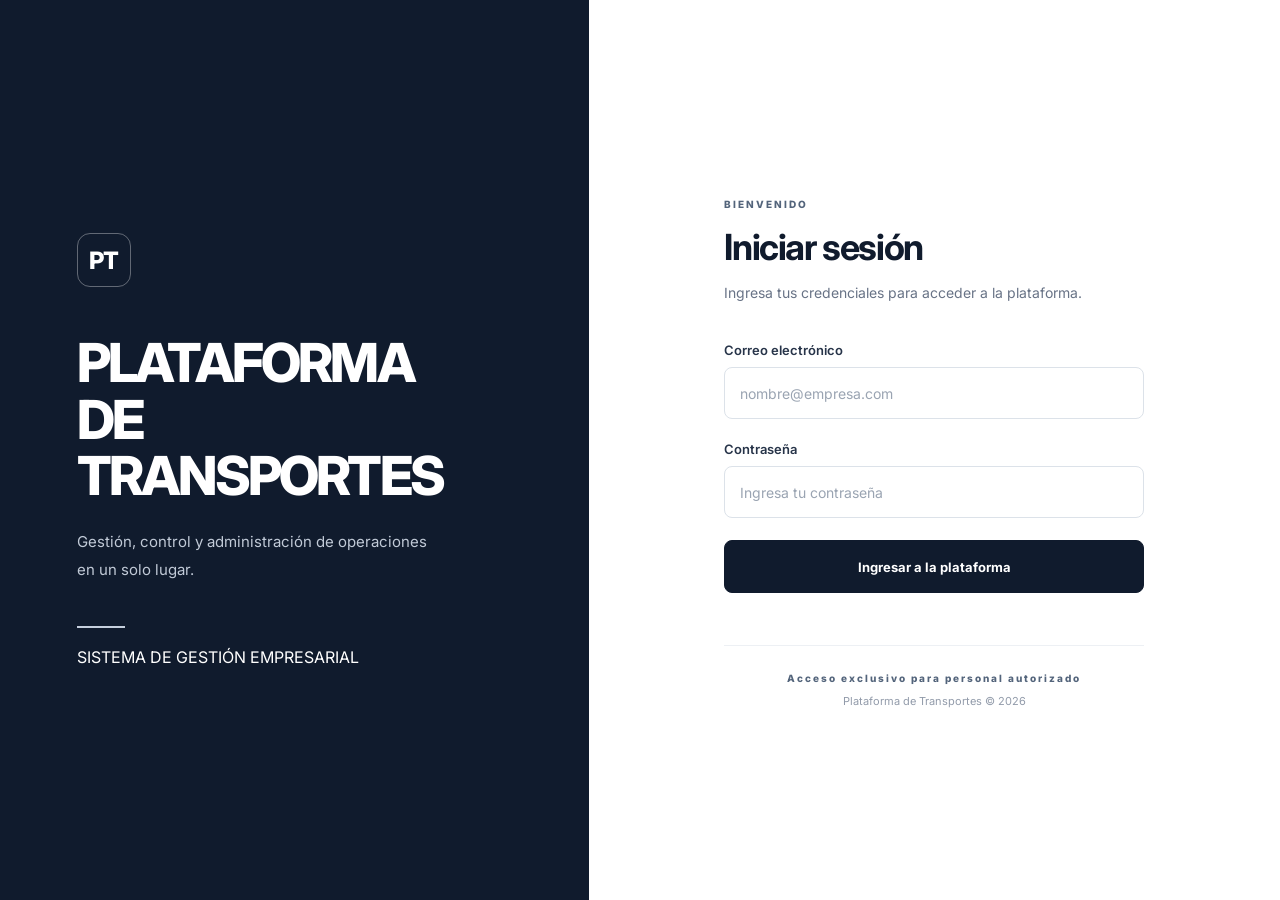
<file: Index.html>
<!DOCTYPE html>
<html lang="es">

<head>
    <meta charset="UTF-8">
    <meta name="viewport" content="width=device-width, initial-scale=1.0">

    <title>Plataforma de Transportes</title>

    <link rel="stylesheet" href="css/style.css">

    <link rel="preconnect" href="https://fonts.googleapis.com">
    <link rel="preconnect" href="https://fonts.gstatic.com" crossorigin>

    <link href="https://fonts.googleapis.com/css2?family=Inter:wght@400;500;600;700;800&display=swap" rel="stylesheet">
</head>

<body>

    <main class="login-container">

        <section class="login-brand">

            <div class="brand-content">

                <div class="brand-symbol">PT</div>

                <h1>PLATAFORMA<br>DE TRANSPORTES</h1>

                <p>
                    Gestión, control y administración
                    de operaciones en un solo lugar.
                </p>

                <div class="brand-line"></div>

                <span>SISTEMA DE GESTIÓN EMPRESARIAL</span>

            </div>

        </section>


        <section class="login-section">

            <div class="login-box">

                <div class="login-heading">

                    <span class="welcome-label">
                        BIENVENIDO
                    </span>

                    <h2>Iniciar sesión</h2>

                    <p>
                        Ingresa tus credenciales para acceder
                        a la plataforma.
                    </p>

                </div>


                <form id="loginForm">

                    <div class="form-group">

                        <label for="email">
                            Correo electrónico
                        </label>

                        <input
                            type="email"
                            id="email"
                            placeholder="nombre@empresa.com"
                            required
                        >

                    </div>


                    <div class="form-group">

                        <label for="password">
                            Contraseña
                        </label>

                        <input
                            type="password"
                            id="password"
                            placeholder="Ingresa tu contraseña"
                            required
                        >

                    </div>


                    <div id="loginMessage" class="login-message"></div>


                    <button type="submit" id="loginButton">

                        <span id="buttonText">
                            Ingresar a la plataforma
                        </span>

                    </button>

                </form>


                <div class="login-footer">

                    <span>
                        Acceso exclusivo para personal autorizado
                    </span>

                    <p>
                        Plataforma de Transportes © 2026
                    </p>

                </div>

            </div>

        </section>

    </main>


    <script type="module" src="js/app.js"></script>

</body>

</html>
</file>
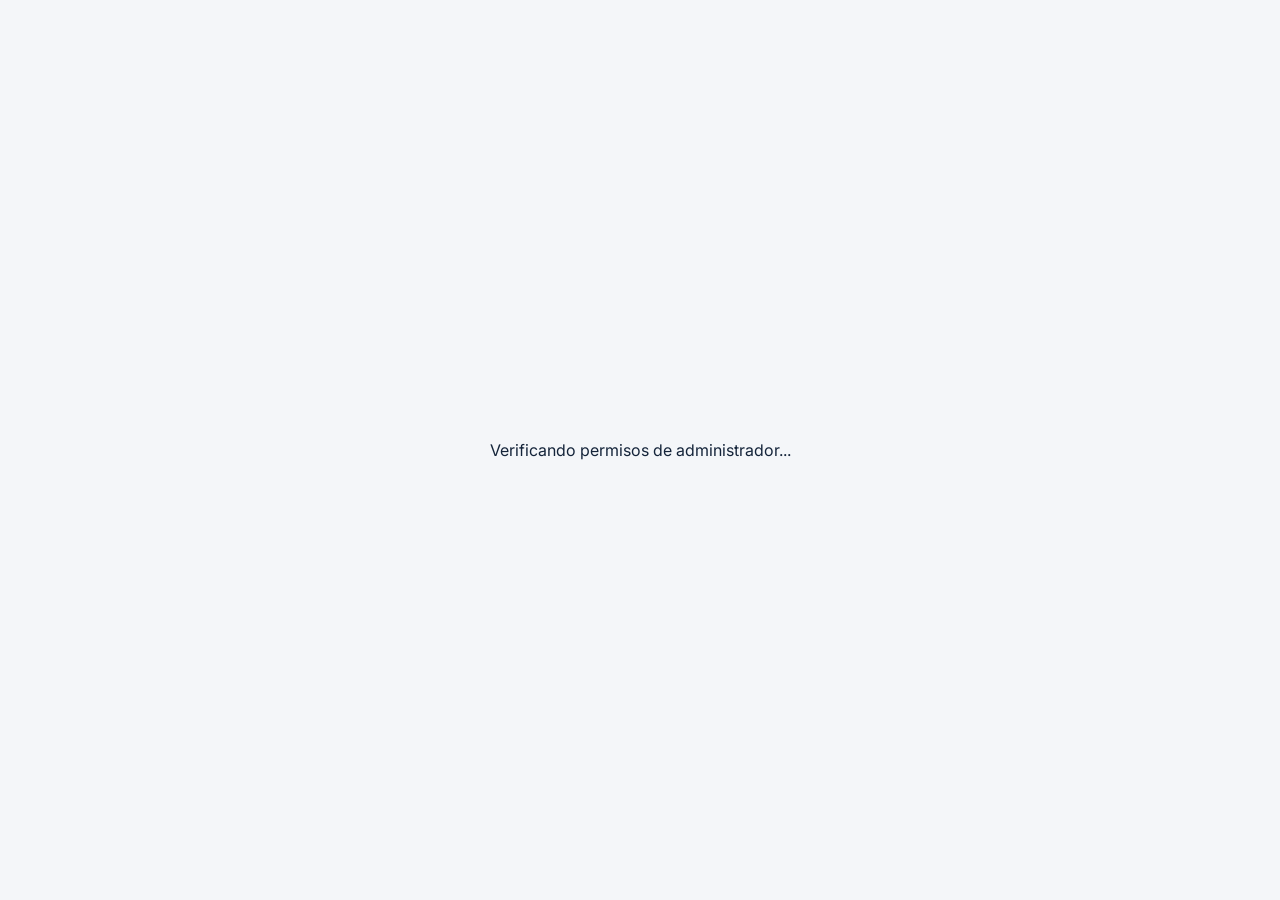
<file: administracion.html>
<!DOCTYPE html>
<html lang="es">
<head>
<meta charset="UTF-8">
<meta name="viewport" content="width=device-width, initial-scale=1.0">
<title>Administración | Transportes</title>

<link rel="preconnect" href="https://fonts.googleapis.com">
<link href="https://fonts.googleapis.com/css2?family=Inter:wght@400;500;600;700;800&display=swap" rel="stylesheet">

<style>
:root {
    --navy: #14243A;
    --navy-light: #203B59;
    --orange: #F28C28;
    --bg: #F4F6F9;
    --white: #FFFFFF;
    --text: #263548;
    --muted: #8290A2;
    --border: #E8ECF1;
    --green: #16834A;
    --red: #C0392B;
}

* {
    box-sizing: border-box;
    margin: 0;
    padding: 0;
}

body {
    font-family: Inter, sans-serif;
    background: var(--bg);
    color: var(--text);
    min-height: 100vh;
}

.hidden {
    display: none !important;
}

#loading {
    min-height: 100vh;
    display: grid;
    place-items: center;
    color: var(--navy);
}

#error {
    margin: 30px;
    padding: 20px;
    background: #FFF0EE;
    color: var(--red);
    border-radius: 10px;
    line-height: 1.6;
}

.layout {
    min-height: 100vh;
    display: flex;
}

.sidebar {
    width: 245px;
    background: var(--navy);
    color: white;
    padding: 28px 18px;
    display: flex;
    flex-direction: column;
    flex-shrink: 0;
}

.brand {
    font-size: 21px;
    font-weight: 800;
    padding: 0 12px 35px;
    letter-spacing: 1px;
}

.brand span {
    color: var(--orange);
}

.sidebar-label {
    font-size: 10px;
    color: #8293A9;
    letter-spacing: 1.5px;
    font-weight: 700;
    padding: 0 12px;
    margin-bottom: 14px;
}

.sidebar-link {
    display: block;
    color: #C5D0DE;
    text-decoration: none;
    padding: 13px 12px;
    border-radius: 8px;
    font-size: 13px;
    margin-bottom: 6px;
}

.sidebar-link:hover,
.sidebar-link.active {
    background: var(--navy-light);
    color: white;
}

.sidebar-link.active {
    border-left: 3px solid var(--orange);
}

.sidebar-bottom {
    margin-top: auto;
    border-top: 1px solid #34465C;
    padding-top: 20px;
}

.user-email {
    font-size: 11px;
    color: #C5D0DE;
    padding: 10px;
    overflow-wrap: anywhere;
}

.logout {
    width: 100%;
    background: transparent;
    color: white;
    border: 1px solid #43566D;
    padding: 12px;
    border-radius: 8px;
    cursor: pointer;
    margin-top: 10px;
}

.main {
    flex: 1;
    min-width: 0;
    padding: 32px;
}

.topbar {
    display: flex;
    justify-content: space-between;
    align-items: center;
    gap: 20px;
    margin-bottom: 28px;
}

.topbar h1 {
    color: var(--navy);
    font-size: 25px;
}

.topbar p {
    color: var(--muted);
    font-size: 12px;
    margin-top: 7px;
}

.admin-badge {
    background: #FFF1E3;
    color: #B9630C;
    padding: 9px 13px;
    border-radius: 20px;
    font-size: 11px;
    font-weight: 700;
}

.summary {
    display: grid;
    grid-template-columns: repeat(3, 1fr);
    gap: 16px;
    margin-bottom: 25px;
}

.summary-card {
    background: white;
    border: 1px solid var(--border);
    border-radius: 11px;
    padding: 20px;
}

.summary-card span {
    color: var(--muted);
    font-size: 11px;
}

.summary-card strong {
    display: block;
    font-size: 25px;
    color: var(--navy);
    margin-top: 9px;
}

.panel {
    background: white;
    border: 1px solid var(--border);
    border-radius: 12px;
    padding: 23px;
    margin-bottom: 22px;
}

.panel-heading {
    display: flex;
    justify-content: space-between;
    align-items: center;
    gap: 15px;
    margin-bottom: 20px;
}

.panel-heading h2 {
    font-size: 15px;
    color: var(--navy);
}

.panel-heading p {
    font-size: 11px;
    color: var(--muted);
    margin-top: 5px;
}

.search {
    width: 100%;
    max-width: 320px;
    padding: 11px 13px;
    border: 1px solid var(--border);
    border-radius: 8px;
    outline: none;
    font: inherit;
    font-size: 12px;
}

.search:focus,
.field input:focus,
.field select:focus {
    border-color: var(--orange);
}

.table-wrap {
    overflow-x: auto;
}

table {
    width: 100%;
    border-collapse: collapse;
    min-width: 650px;
}

th {
    text-align: left;
    color: var(--muted);
    font-size: 10px;
    text-transform: uppercase;
    letter-spacing: .6px;
    padding: 13px 10px;
    border-bottom: 1px solid var(--border);
}

td {
    padding: 15px 10px;
    font-size: 12px;
    border-bottom: 1px solid var(--border);
}

tr:last-child td {
    border-bottom: 0;
}

.user-name {
    font-weight: 700;
    color: var(--navy);
}

.user-id {
    color: var(--muted);
    font-size: 10px;
    margin-top: 4px;
}

.status-pill {
    display: inline-block;
    padding: 5px 9px;
    border-radius: 20px;
    font-size: 10px;
    font-weight: 700;
}

.status-active {
    color: var(--green);
    background: #E7F6ED;
}

.status-inactive {
    color: var(--red);
    background: #FDECEA;
}

.action-button {
    border: 1px solid var(--border);
    background: white;
    color: var(--navy);
    padding: 8px 11px;
    border-radius: 7px;
    cursor: pointer;
    font: inherit;
    font-size: 11px;
}

.action-button:hover {
    border-color: var(--orange);
}

.primary-button {
    background: var(--navy);
    color: white;
    border: 0;
    padding: 12px 18px;
    border-radius: 8px;
    cursor: pointer;
    font: inherit;
    font-size: 12px;
    font-weight: 600;
}

.primary-button:hover {
    background: var(--navy-light);
}

.primary-button:disabled {
    opacity: .5;
    cursor: not-allowed;
}

.editor-grid {
    display: grid;
    grid-template-columns: 1fr 1fr;
    gap: 18px;
}

.field label {
    display: block;
    color: var(--muted);
    font-size: 11px;
    margin-bottom: 8px;
}

.field input,
.field select {
    width: 100%;
    padding: 12px;
    border: 1px solid var(--border);
    border-radius: 8px;
    outline: none;
    font: inherit;
    font-size: 12px;
    background: white;
}

.field input:disabled {
    background: #F4F6F9;
    color: var(--muted);
}

.permissions {
    display: grid;
    grid-template-columns: repeat(2, minmax(0, 1fr));
    gap: 12px;
    margin-top: 8px;
}

.permission-item {
    display: flex;
    align-items: flex-start;
    gap: 11px;
    background: #F7F8FA;
    border: 1px solid var(--border);
    padding: 14px;
    border-radius: 8px;
    font-size: 12px;
    cursor: pointer;
}

.permission-item input {
    accent-color: var(--orange);
    width: 16px;
    height: 16px;
    flex: 0 0 16px;
    margin-top: 2px;
}

.permission-copy {
    display: flex;
    flex-direction: column;
    gap: 4px;
}

.permission-name {
    color: var(--navy);
    font-weight: 700;
}

.permission-description {
    color: var(--muted);
    font-size: 11px;
    line-height: 1.5;
}

.editor-actions {
    display: flex;
    align-items: center;
    gap: 12px;
    margin-top: 22px;
    flex-wrap: wrap;
}

.notice {
    background: #FFF8EF;
    color: #895014;
    border: 1px solid #F8E2C7;
    padding: 14px;
    border-radius: 8px;
    font-size: 11px;
    line-height: 1.7;
    margin-top: 20px;
}

#feedback {
    font-size: 12px;
    margin-top: 14px;
    line-height: 1.5;
}

.success {
    color: var(--green);
}

.failure {
    color: var(--red);
}

.empty {
    color: var(--muted);
    padding: 20px 0;
    font-size: 12px;
}

@media(max-width: 850px) {
    .layout {
        flex-direction: column;
    }

    .sidebar {
        width: 100%;
        padding: 18px;
    }

    .brand {
        padding-bottom: 18px;
    }

    .sidebar-bottom {
        margin-top: 12px;
    }

    .main {
        padding: 22px 16px;
    }

    .summary {
        grid-template-columns: 1fr;
    }
}

@media(max-width: 550px) {
    .topbar,
    .panel-heading {
        align-items: flex-start;
        flex-direction: column;
    }

    .search {
        max-width: none;
    }

    .editor-grid,
    .permissions {
        grid-template-columns: 1fr;
    }
}
</style>
</head>

<body>

<div id="loading">Verificando permisos de administrador...</div>
<div id="error" class="hidden"></div>

<div class="layout hidden" id="app">

    <aside class="sidebar">
        <div class="brand">TRANSPORTE<span>.</span></div>

        <div class="sidebar-label">ADMINISTRACIÓN</div>

        <a href="./dashboard.html" class="sidebar-link">← Volver al panel</a>
        <a href="./administracion.html" class="sidebar-link active">Gestión de usuarios</a>

        <div class="sidebar-bottom">
            <div class="user-email" id="adminEmail"></div>
            <button class="logout" id="logoutButton">Cerrar sesión</button>
        </div>
    </aside>

    <main class="main">

        <header class="topbar">
            <div>
                <h1>Gestión de usuarios</h1>
                <p>Administra las cuentas y los permisos de acceso.</p>
            </div>
            <div class="admin-badge">SUPERADMINISTRADOR</div>
        </header>

        <section class="summary">
            <div class="summary-card">
                <span>Usuarios registrados</span>
                <strong id="totalUsers">0</strong>
            </div>
            <div class="summary-card">
                <span>Cuentas activas</span>
                <strong id="activeUsers">0</strong>
            </div>
            <div class="summary-card">
                <span>Cuentas inactivas</span>
                <strong id="inactiveUsers">0</strong>
            </div>
        </section>

        <section class="panel">
            <div class="panel-heading">
                <div>
                    <h2>Crear nuevo usuario</h2>
                    <p>Registra una cuenta y asígnale posteriormente sus permisos.</p>
                </div>
            </div>

            <form id="createUserForm">
                <div class="editor-grid">
                    <div class="field">
                        <label for="newFullName">Nombre completo</label>
                        <input type="text" id="newFullName" maxlength="120" required>
                    </div>
                    <div class="field">
                        <label for="newEmail">Correo electrónico</label>
                        <input type="email" id="newEmail" required>
                    </div>
                    <div class="field">
                        <label for="newPassword">Contraseña temporal</label>
                        <input type="password" id="newPassword" minlength="8" required>
                    </div>
                </div>

                <div class="editor-actions">
                    <button type="submit" class="primary-button" id="createUserButton">
                        Crear usuario
                    </button>
                </div>
                <div id="createUserFeedback" role="status" aria-live="polite"></div>
            </form>
        </section>

        <section class="panel">
            <div class="panel-heading">
                <div>
                    <h2>Usuarios registrados</h2>
                    <p>Selecciona una cuenta para administrar sus datos.</p>
                </div>
                <input
                    type="search"
                    class="search"
                    id="searchUsers"
                    placeholder="Buscar por nombre o identificador..."
                >
            </div>

            <div class="table-wrap">
                <table>
                    <thead>
                        <tr>
                            <th>Usuario</th>
                            <th>Identificador</th>
                            <th>Rol</th>
                            <th>Estado</th>
                            <th>Acción</th>
                        </tr>
                    </thead>
                    <tbody id="usersTable"></tbody>
                </table>
            </div>

            <p id="emptyUsers" class="empty hidden">
                No se encontraron usuarios.
            </p>
        </section>

        <section class="panel" id="editorPanel">
            <div class="panel-heading">
                <div>
                    <h2>Editar usuario</h2>
                    <p>Selecciona un usuario de la tabla para comenzar.</p>
                </div>
            </div>

            <div id="editorContent" class="hidden">

                <div class="editor-grid">
                    <div class="field">
                        <label for="fullName">Nombre completo</label>
                        <input type="text" id="fullName" maxlength="120">
                    </div>

                    <div class="field">
                        <label for="userId">Identificador de cuenta</label>
                        <input type="text" id="userId" disabled>
                    </div>

                    <div class="field">
                        <label for="userRole">Rol de usuario</label>
                        <input type="text" id="userRole" disabled>
                    </div>

                    <div class="field">
                        <label for="userStatus">Estado de la cuenta</label>
                        <select id="userStatus">
                            <option value="active">Activa</option>
                            <option value="inactive">Inactiva</option>
                        </select>
                    </div>

                    <div class="field">
                        <label for="editEmail">Nuevo correo electrónico (opcional)</label>
                        <input type="email" id="editEmail" placeholder="Escribe el nuevo correo">
                    </div>

                    <div class="field">
                        <label for="editPassword">Nueva contraseña (opcional)</label>
                        <input type="password" id="editPassword" minlength="8" placeholder="Mínimo 8 caracteres">
                    </div>
                </div>

                <p class="notice" style="margin-top:15px">
                    Deja estos campos vacíos si no deseas cambiar las credenciales.
                    Por seguridad, desde esta pantalla no puedes cambiar el correo ni la contraseña
                    de tu propia cuenta de superadministrador.
                </p>

                <div style="margin-top:25px">
                    <h2 style="font-size:14px;color:var(--navy)">
                        Permisos de acceso
                    </h2>
                    <p style="font-size:11px;color:var(--muted);margin-top:6px;line-height:1.6">
                        Activa únicamente las secciones que este usuario puede consultar y utilizar.
                        Cada usuario tiene permisos independientes y los registros siguen siendo compartidos
                        entre quienes tengan acceso.
                    </p>

                    <div class="permissions" id="permissionsList"></div>
                    <div id="schoolCapabilities" style="margin-top:18px;display:none">
                        <h3 style="font-size:13px;color:var(--navy)">Permisos de Transporte escolares</h3>
                        <p style="font-size:11px;color:var(--muted);margin:6px 0 10px">Define qué puede modificar este usuario dentro del módulo escolar.</p>
                        <div class="permissions">
                            <label class="permission-item"><input type="checkbox" id="schoolCanEditStudents"><span class="permission-copy"><span class="permission-name">Editar expedientes</span><span class="permission-description">Crear, modificar y eliminar estudiantes.</span></span></label>
                            <label class="permission-item"><input type="checkbox" id="schoolCanEditFollowups"><span class="permission-copy"><span class="permission-name">Editar seguimientos</span><span class="permission-description">Registrar y modificar seguimientos.</span></span></label>
                            <label class="permission-item"><input type="checkbox" id="schoolCanRegisterPayments"><span class="permission-copy"><span class="permission-name">Registrar pagos</span><span class="permission-description">Registrar pagos asociados al alumno; los montos solo se consultan en Finanzas.</span></span></label>
                        </div>
                    </div>
                </div>

                <div class="editor-actions">
                    <button class="primary-button" id="saveButton">
                        Guardar cambios
                    </button>
                    <button class="action-button" id="cancelButton">
                        Cancelar
                    </button>
                </div>

                <div id="feedback"></div>
            </div>

            <p id="editorEmpty" class="empty">
                Selecciona un usuario de la tabla para editar sus datos y permisos.
            </p>
        </section>

        <div class="notice">
            <strong>Nota de seguridad:</strong>
            la creación de cuentas y la modificación de correos y contraseñas
            se realizan mediante funciones seguras del servidor. La Secret Key
            de Supabase nunca se utiliza en este navegador.
        </div>

    </main>
</div>

<script type="module">
import { supabase } from "./js/config.js";

const loading = document.getElementById("loading");
const app = document.getElementById("app");
const errorBox = document.getElementById("error");

const usersTable = document.getElementById("usersTable");
const permissionsList = document.getElementById("permissionsList");
const editorContent = document.getElementById("editorContent");
const editorEmpty = document.getElementById("editorEmpty");
const feedback = document.getElementById("feedback");

let currentUser = null;
let currentProfile = null;
let users = [];
let modules = [];
let selectedUser = null;

function showError(message) {
    loading.classList.add("hidden");
    app.classList.add("hidden");
    errorBox.textContent = message;
    errorBox.classList.remove("hidden");
}

function showFeedback(message, success = true) {
    feedback.textContent = message;
    feedback.className = success ? "success" : "failure";
}

async function initialize() {
    try {
        const { data: sessionData, error: sessionError } =
            await supabase.auth.getSession();

        if (sessionError) throw sessionError;

        const session = sessionData.session;

        if (!session) {
            window.location.replace("./index.html");
            return;
        }

        currentUser = session.user;

        const { data: profile, error: profileError } = await supabase
            .from("profiles")
            .select("id, full_name, role, status")
            .eq("id", currentUser.id)
            .single();

        if (profileError) throw profileError;

        currentProfile = profile;

        if (
            !profile ||
            profile.status !== "active" ||
            profile.role !== "superadmin"
        ) {
            showError("No tienes autorización para acceder a esta sección.");
            return;
        }

        document.getElementById("adminEmail").textContent =
            currentUser.email || "Superadministrador";

        await loadData();

        loading.classList.add("hidden");
        app.classList.remove("hidden");

    } catch (error) {
        console.error(error);
        showError(
            "No se pudo abrir la administración. Detalle: " + error.message
        );
    }
}

async function loadData() {
    const { data: profileData, error: profileError } = await supabase
        .from("profiles")
        .select("id, full_name, role, status, created_at")
        .order("created_at", { ascending: false });

    if (profileError) throw profileError;

    const { data: moduleData, error: moduleError } = await supabase
        .from("modules")
        .select("code, name, description")
        .order("name");

    if (moduleError) throw moduleError;

    users = profileData || [];
    // Solo se administran los módulos principales visibles en el dashboard.
    // Inicio es común y Administración es exclusiva del superadmin.
    modules = (moduleData || []).filter(module =>
        ["vehiculos", "viajes", "personal", "flota", "finanzas", "abordajes", "escolares"].includes(module.code)
    );

    updateSummary();
    renderUsers();
}

function updateSummary() {
    document.getElementById("totalUsers").textContent = users.length;

    document.getElementById("activeUsers").textContent =
        users.filter(user => user.status === "active").length;

    document.getElementById("inactiveUsers").textContent =
        users.filter(user => user.status === "inactive").length;
}

function renderUsers() {
    const search = document.getElementById("searchUsers")
        .value.trim().toLowerCase();

    usersTable.innerHTML = "";

    const filteredUsers = users.filter(user => {
        return (
            (user.full_name || "").toLowerCase().includes(search) ||
            user.id.toLowerCase().includes(search)
        );
    });

    document.getElementById("emptyUsers")
        .classList.toggle("hidden", filteredUsers.length > 0);

    filteredUsers.forEach(user => {
        const row = document.createElement("tr");

        const nameCell = document.createElement("td");
        const name = document.createElement("div");
        name.className = "user-name";
        name.textContent = user.full_name || "Sin nombre";
        nameCell.appendChild(name);

        const idCell = document.createElement("td");
        const id = document.createElement("div");
        id.className = "user-id";
        id.textContent = user.id.slice(0, 8) + "...";
        idCell.appendChild(id);

        const roleCell = document.createElement("td");
        roleCell.textContent =
            user.role === "superadmin"
                ? "Superadministrador"
                : "Usuario";

        const statusCell = document.createElement("td");
        const status = document.createElement("span");
        status.className =
            "status-pill " +
            (user.status === "active"
                ? "status-active"
                : "status-inactive");

        status.textContent =
            user.status === "active" ? "Activa" : "Inactiva";

        statusCell.appendChild(status);

        const actionCell = document.createElement("td");
        const button = document.createElement("button");
        button.className = "action-button";
        button.textContent = "Administrar";
        button.addEventListener("click", () => selectUser(user));

        actionCell.appendChild(button);

        row.append(
            nameCell,
            idCell,
            roleCell,
            statusCell,
            actionCell
        );

        usersTable.appendChild(row);
    });
}

async function selectUser(user) {
    selectedUser = user;

    document.getElementById("fullName").value = user.full_name || "";
    document.getElementById("userId").value = user.id;
    document.getElementById("userRole").value =
        user.role === "superadmin"
            ? "Superadministrador"
            : "Usuario";

    document.getElementById("userStatus").value = user.status;

    const editEmail = document.getElementById("editEmail");
    const editPassword = document.getElementById("editPassword");
    const editingOwnAccount = user.id === currentUser.id;

    editEmail.value = "";
    editPassword.value = "";
    editEmail.disabled = editingOwnAccount;
    editPassword.disabled = editingOwnAccount;
    editEmail.placeholder = editingOwnAccount
        ? "No disponible para tu propia cuenta"
        : "Escribe el nuevo correo";
    editPassword.placeholder = editingOwnAccount
        ? "No disponible para tu propia cuenta"
        : "Mínimo 8 caracteres";

    feedback.textContent = "";
    editorEmpty.classList.add("hidden");
    editorContent.classList.remove("hidden");

    await loadPermissions(user.id);
}

async function loadPermissions(userId) {
    permissionsList.innerHTML = "Cargando permisos...";

    const { data, error } = await supabase
        .from("user_module_permissions")
        .select("module_code, can_access")
        .eq("user_id", userId);

    if (error) {
        permissionsList.textContent =
            "No se pudieron cargar los permisos: " + error.message;
        return;
    }

    const permissionMap = new Map(
        (data || []).map(item => [item.module_code, item.can_access])
    );

    const schoolBox = document.getElementById("schoolCapabilities");
    schoolBox.style.display = selectedUser.role === "superadmin" ? "none" :
        (permissionMap.get("escolares") === true ? "block" : "none");
    const { data: schoolPermission, error: schoolPermissionError } = await supabase
        .from("school_user_permissions")
        .select("can_edit_students, can_edit_followups, can_register_payments")
        .eq("user_id", userId)
        .maybeSingle();
    if (schoolPermissionError) throw schoolPermissionError;
    document.getElementById("schoolCanEditStudents").checked = schoolPermission?.can_edit_students === true;
    document.getElementById("schoolCanEditFollowups").checked = schoolPermission?.can_edit_followups === true;
    document.getElementById("schoolCanRegisterPayments").checked = schoolPermission?.can_register_payments === true;
    ["schoolCanEditStudents","schoolCanEditFollowups","schoolCanRegisterPayments"].forEach(id => {
        document.getElementById(id).disabled = selectedUser.role === "superadmin" || permissionMap.get("escolares") !== true;
    });

    permissionsList.innerHTML = "";

    modules.forEach(module => {
        const label = document.createElement("label");
        label.className = "permission-item";

        const checkbox = document.createElement("input");
        checkbox.type = "checkbox";
        checkbox.dataset.module = module.code;

        checkbox.checked = permissionMap.get(module.code) === true;

        if (selectedUser.role === "superadmin") {
            checkbox.checked = true;
            checkbox.disabled = true;
        }

        const copy = document.createElement("span");
        copy.className = "permission-copy";

        const name = document.createElement("span");
        name.className = "permission-name";
        name.textContent = module.name;

        const description = document.createElement("span");
        description.className = "permission-description";
        description.textContent = module.description || "Acceso a esta sección de la plataforma.";

        copy.append(name, description);
        label.append(checkbox, copy);
        permissionsList.appendChild(label);
    });
}

async function createUser(event) {
    event.preventDefault();

    const form = document.getElementById("createUserForm");
    const button = document.getElementById("createUserButton");
    const message = document.getElementById("createUserFeedback");

    const fullName = document.getElementById("newFullName").value.trim();
    const email = document.getElementById("newEmail").value.trim().toLowerCase();
    const password = document.getElementById("newPassword").value;

    message.textContent = "";
    message.className = "";

    if (!fullName || !email || !password) {
        message.textContent = "Completa todos los campos.";
        message.className = "failure";
        return;
    }

    if (password.length < 8) {
        message.textContent = "La contraseña debe tener al menos 8 caracteres.";
        message.className = "failure";
        return;
    }

    button.disabled = true;
    button.textContent = "Creando usuario...";

    try {
        const { data, error } = await supabase.functions.invoke(
            "admin-create-user",
            {
                body: {
                    full_name: fullName,
                    email,
                    password
                }
            }
        );

        if (error) {
            let detail = error.message || "No se pudo conectar con la función.";
            try {
                const response = await error.context.json();
                if (response?.error) detail = response.error;
                else if (response?.message) detail = response.message;
            } catch (_) {
                // Se conserva el mensaje original si la respuesta no es JSON.
            }
            throw new Error(detail);
        }

        if (!data?.success) {
            throw new Error(data?.error || "Supabase no confirmó la creación del usuario.");
        }

        form.reset();
        message.textContent = "Usuario creado correctamente. Ya puedes buscarlo en la lista y elegir qué módulos podrá ver.";
        message.className = "success";

        await loadData();

    } catch (error) {
        console.error("Error creando usuario:", error);
        message.textContent = "No se pudo crear el usuario: " + error.message;
        message.className = "failure";
    } finally {
        button.disabled = false;
        button.textContent = "Crear usuario";
    }
}

async function saveChanges() {
    if (!selectedUser) return;

    const saveButton = document.getElementById("saveButton");

    if (
        selectedUser.id === currentUser.id &&
        document.getElementById("userStatus").value === "inactive"
    ) {
        showFeedback(
            "No puedes desactivar tu propia cuenta desde esta pantalla.",
            false
        );
        return;
    }

    saveButton.disabled = true;
    saveButton.textContent = "Guardando...";

    try {
        const fullName = document.getElementById("fullName")
            .value.trim();

        const status = document.getElementById("userStatus").value;

        const { error: updateError } = await supabase
            .from("profiles")
            .update({
                full_name: fullName,
                status: status
            })
            .eq("id", selectedUser.id);

        if (updateError) throw updateError;

        if (selectedUser.role !== "superadmin") {
            const permissionRows = [];

            document
                .querySelectorAll("[data-module]")
                .forEach(checkbox => {
                    permissionRows.push({
                        user_id: selectedUser.id,
                        module_code: checkbox.dataset.module,
                        can_access: checkbox.checked
                    });
                });

            if (permissionRows.length > 0) {
                const { error: permissionError } = await supabase
                    .from("user_module_permissions")
                    .upsert(permissionRows, {
                        onConflict: "user_id,module_code"
                    });

                if (permissionError) throw permissionError;
            }

            const schoolAccess = permissionRows.some(row => row.module_code === "escolares" && row.can_access);
            if (schoolAccess) {
                const { error: schoolError } = await supabase
                    .from("school_user_permissions")
                    .upsert({
                        user_id: selectedUser.id,
                        can_edit_students: document.getElementById("schoolCanEditStudents").checked,
                        can_edit_followups: document.getElementById("schoolCanEditFollowups").checked,
                        can_register_payments: document.getElementById("schoolCanRegisterPayments").checked,
                        updated_by: currentUser.id
                    }, { onConflict: "user_id" });
                if (schoolError) throw schoolError;
            } else {
                const { error: schoolError } = await supabase
                    .from("school_user_permissions")
                    .delete()
                    .eq("user_id", selectedUser.id);
                if (schoolError) throw schoolError;
            }
        }

        // Actualizar correo y/o contraseña mediante la función segura del servidor.
        const newEmail = document.getElementById("editEmail").value.trim().toLowerCase();
        const newPassword = document.getElementById("editPassword").value;

        if (newEmail || newPassword) {
            if (selectedUser.id === currentUser.id) {
                throw new Error(
                    "No puedes modificar las credenciales de tu propia cuenta desde aquí."
                );
            }

            if (newEmail && !/^[^\\s@]+@[^\\s@]+\\.[^\\s@]+$/.test(newEmail)) {
                throw new Error("Escribe un correo electrónico válido.");
            }

            if (newPassword && newPassword.length < 8) {
                throw new Error("La nueva contraseña debe tener al menos 8 caracteres.");
            }

            const credentialChanges = {};
            if (newEmail) credentialChanges.email = newEmail;
            if (newPassword) credentialChanges.password = newPassword;

            const { data: credentialData, error: credentialError } =
                await supabase.functions.invoke("admin-update-user", {
                    body: {
                        user_id: selectedUser.id,
                        ...credentialChanges
                    }
                });

            if (credentialError) {
                let detail = credentialError.message || "No se pudo conectar con la función.";
                try {
                    const response = await credentialError.context.json();
                    if (response?.error) detail = response.error;
                    else if (response?.message) detail = response.message;
                } catch (_) {
                    // Se conserva el mensaje original.
                }
                throw new Error(detail);
            }

            if (!credentialData?.success) {
                throw new Error(
                    credentialData?.error ||
                    "Supabase no confirmó la actualización de las credenciales."
                );
            }
        }

        await loadData();

        const updatedUser = users.find(
            user => user.id === selectedUser.id
        );

        if (updatedUser) {
            await selectUser(updatedUser);
        }

        showFeedback(
            "Los cambios se guardaron correctamente" +
            ((newEmail || newPassword)
                ? ", incluidas las credenciales de acceso."
                : ".")
        );

    } catch (error) {
        console.error(error);
        showFeedback(
            "No se pudieron guardar los cambios: " + error.message,
            false
        );
    } finally {
        saveButton.disabled = false;
        saveButton.textContent = "Guardar cambios";
    }
}

document.getElementById("createUserForm")
    .addEventListener("submit", createUser);

document.getElementById("searchUsers")
    .addEventListener("input", renderUsers);

document.getElementById("saveButton")
    .addEventListener("click", saveChanges);

document.getElementById("cancelButton")
    .addEventListener("click", () => {
        if (selectedUser) {
            selectUser(selectedUser);
        } else {
            editorContent.classList.add("hidden");
            editorEmpty.classList.remove("hidden");
        }
    });

document.getElementById("logoutButton")
    .addEventListener("click", async () => {
        const { error } = await supabase.auth.signOut();

        if (error) {
            alert("No se pudo cerrar la sesión: " + error.message);
            return;
        }

        window.location.replace("./index.html");
    });

initialize();
</script>

</body>
</html>
</file>
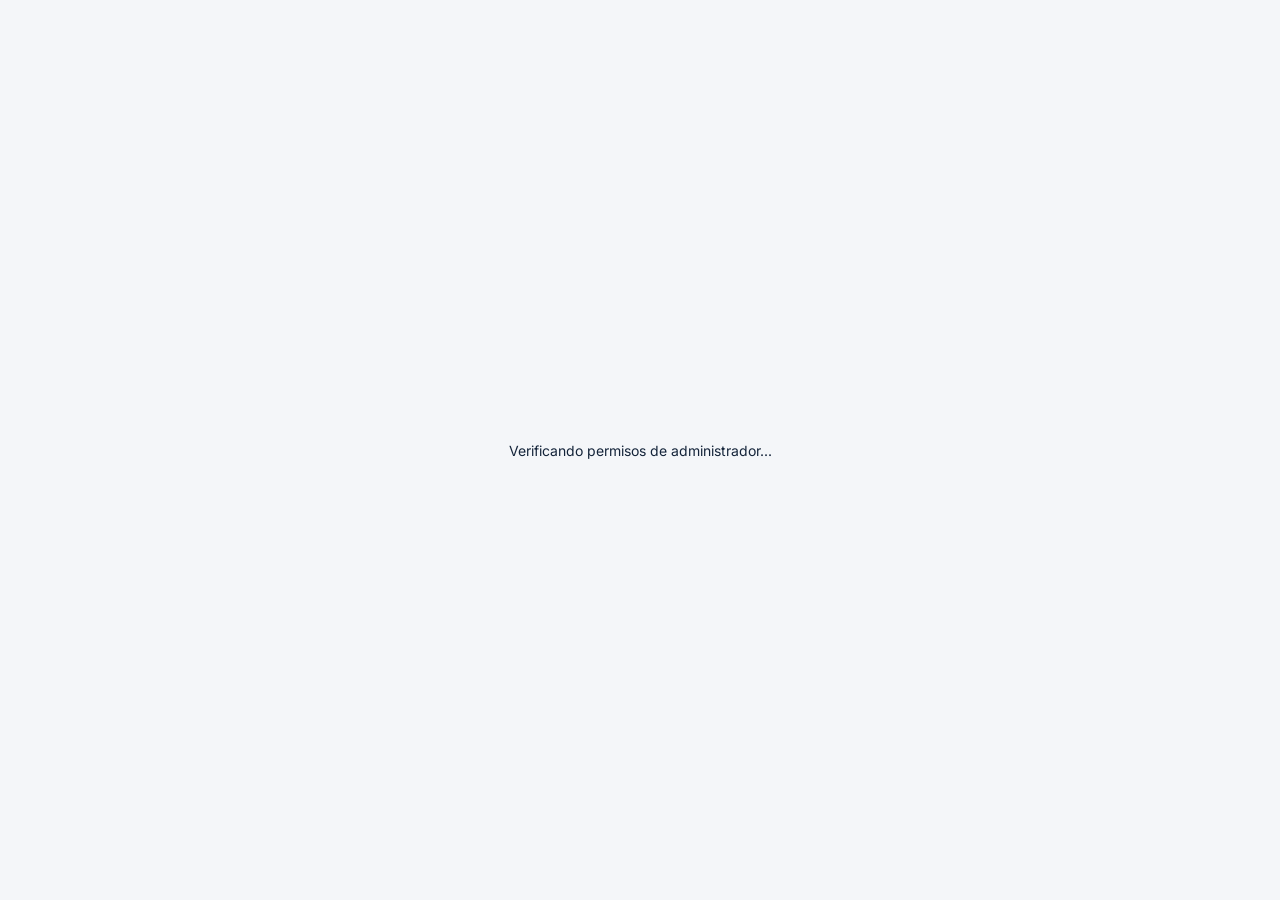
<file: administración.html>
<!DOCTYPE html>
<html lang="es">
<head>
<meta charset="UTF-8">
<meta name="viewport" content="width=device-width, initial-scale=1.0">
<title>Administración | Plataforma de Transportes</title>

<link rel="preconnect" href="https://fonts.googleapis.com">
<link href="https://fonts.googleapis.com/css2?family=Inter:wght@400;500;600;700;800&display=swap" rel="stylesheet">

<style>
:root {
    --navy: #14243A;
    --navy-light: #203B59;
    --orange: #F28C28;
    --bg: #F4F6F9;
    --white: #FFFFFF;
    --text: #263548;
    --muted: #8290A2;
    --border: #E8ECF1;
    --green: #16834A;
    --red: #C0392B;
}

* {
    box-sizing: border-box;
    margin: 0;
    padding: 0;
}

body {
    font-family: Inter, sans-serif;
    background: var(--bg);
    color: var(--text);
    min-height: 100vh;
}

.hidden { display: none !important; }

#loading {
    min-height: 100vh;
    display: grid;
    place-items: center;
    color: var(--navy);
    font-size: 14px;
}

#error {
    margin: 30px;
    padding: 20px;
    background: #FFF0EE;
    color: var(--red);
    border-radius: 10px;
    line-height: 1.6;
}

.layout {
    min-height: 100vh;
    display: flex;
}

.sidebar {
    width: 245px;
    background: var(--navy);
    color: white;
    padding: 28px 18px;
    display: flex;
    flex-direction: column;
    flex-shrink: 0;
}

.brand {
    font-size: 21px;
    font-weight: 800;
    padding: 0 12px 35px;
    letter-spacing: 1px;
}

.brand span { color: var(--orange); }

.sidebar-label {
    font-size: 10px;
    color: #8293A9;
    letter-spacing: 1.5px;
    font-weight: 700;
    padding: 0 12px;
    margin-bottom: 14px;
}

.sidebar-link {
    display: block;
    color: #C5D0DE;
    text-decoration: none;
    padding: 13px 12px;
    border-radius: 8px;
    font-size: 13px;
    margin-bottom: 6px;
}

.sidebar-link:hover,
.sidebar-link.active {
    background: var(--navy-light);
    color: white;
}

.sidebar-link.active {
    border-left: 3px solid var(--orange);
}

.sidebar-bottom {
    margin-top: auto;
    border-top: 1px solid #34465C;
    padding-top: 20px;
}

.user-email {
    font-size: 11px;
    color: #C5D0DE;
    padding: 10px;
    overflow-wrap: anywhere;
}

.logout {
    width: 100%;
    background: transparent;
    color: white;
    border: 1px solid #43566D;
    padding: 12px;
    border-radius: 8px;
    cursor: pointer;
    margin-top: 10px;
}

.logout:hover { background: var(--navy-light); }

.main {
    flex: 1;
    min-width: 0;
    padding: 32px;
}

.topbar {
    display: flex;
    justify-content: space-between;
    align-items: center;
    gap: 20px;
    margin-bottom: 28px;
}

.topbar h1 {
    color: var(--navy);
    font-size: 25px;
}

.topbar p {
    color: var(--muted);
    font-size: 12px;
    margin-top: 7px;
}

.admin-badge {
    background: #FFF1E3;
    color: #B9630C;
    padding: 9px 13px;
    border-radius: 20px;
    font-size: 11px;
    font-weight: 700;
    white-space: nowrap;
}

.summary {
    display: grid;
    grid-template-columns: repeat(3, 1fr);
    gap: 16px;
    margin-bottom: 25px;
}

.summary-card {
    background: white;
    border: 1px solid var(--border);
    border-radius: 11px;
    padding: 20px;
}

.summary-card span {
    color: var(--muted);
    font-size: 11px;
}

.summary-card strong {
    display: block;
    font-size: 25px;
    color: var(--navy);
    margin-top: 9px;
}

.panel {
    background: white;
    border: 1px solid var(--border);
    border-radius: 12px;
    padding: 23px;
    margin-bottom: 22px;
}

.panel-heading {
    display: flex;
    justify-content: space-between;
    align-items: center;
    gap: 15px;
    margin-bottom: 20px;
}

.panel-heading h2 {
    font-size: 15px;
    color: var(--navy);
}

.panel-heading p {
    font-size: 11px;
    color: var(--muted);
    margin-top: 5px;
}

.search {
    width: 100%;
    max-width: 320px;
    padding: 11px 13px;
    border: 1px solid var(--border);
    border-radius: 8px;
    outline: none;
    font: inherit;
    font-size: 12px;
}

.search:focus,
.field input:focus,
.field select:focus {
    border-color: var(--orange);
}

.table-wrap { overflow-x: auto; }

table {
    width: 100%;
    border-collapse: collapse;
    min-width: 650px;
}

th {
    text-align: left;
    color: var(--muted);
    font-size: 10px;
    text-transform: uppercase;
    letter-spacing: .6px;
    padding: 13px 10px;
    border-bottom: 1px solid var(--border);
}

td {
    padding: 15px 10px;
    font-size: 12px;
    border-bottom: 1px solid var(--border);
}

tr:last-child td { border-bottom: 0; }

.user-name {
    font-weight: 700;
    color: var(--navy);
}

.user-id {
    color: var(--muted);
    font-size: 10px;
    margin-top: 4px;
}

.status-pill {
    display: inline-block;
    padding: 5px 9px;
    border-radius: 20px;
    font-size: 10px;
    font-weight: 700;
}

.status-active {
    color: var(--green);
    background: #E7F6ED;
}

.status-inactive {
    color: var(--red);
    background: #FDECEA;
}

.action-button {
    border: 1px solid var(--border);
    background: white;
    color: var(--navy);
    padding: 8px 11px;
    border-radius: 7px;
    cursor: pointer;
    font: inherit;
    font-size: 11px;
}

.action-button:hover { border-color: var(--orange); }

.primary-button {
    background: var(--navy);
    color: white;
    border: 0;
    padding: 12px 18px;
    border-radius: 8px;
    cursor: pointer;
    font: inherit;
    font-size: 12px;
    font-weight: 600;
}

.primary-button:hover { background: var(--navy-light); }

.primary-button:disabled {
    opacity: .5;
    cursor: not-allowed;
}

.editor-grid {
    display: grid;
    grid-template-columns: 1fr 1fr;
    gap: 18px;
}

.field label {
    display: block;
    color: var(--muted);
    font-size: 11px;
    margin-bottom: 8px;
}

.field input,
.field select {
    width: 100%;
    padding: 12px;
    border: 1px solid var(--border);
    border-radius: 8px;
    outline: none;
    font: inherit;
    font-size: 12px;
    background: white;
}

.field input:disabled {
    background: #F4F6F9;
    color: var(--muted);
}

.permissions {
    display: grid;
    grid-template-columns: repeat(2, minmax(0, 1fr));
    gap: 12px;
    margin-top: 8px;
}

.permission-item {
    display: flex;
    align-items: center;
    gap: 10px;
    background: #F7F8FA;
    border: 1px solid var(--border);
    padding: 13px;
    border-radius: 8px;
    font-size: 12px;
}

.permission-item input {
    accent-color: var(--orange);
    width: 16px;
    height: 16px;
}

.editor-actions {
    display: flex;
    align-items: center;
    gap: 12px;
    margin-top: 22px;
    flex-wrap: wrap;
}

.notice {
    background: #FFF8EF;
    color: #895014;
    border: 1px solid #F8E2C7;
    padding: 14px;
    border-radius: 8px;
    font-size: 11px;
    line-height: 1.7;
    margin-top: 20px;
}

#feedback,
#createUserFeedback {
    font-size: 12px;
    margin-top: 14px;
    line-height: 1.5;
}

.success { color: var(--green); }
.failure { color: var(--red); }

.empty {
    color: var(--muted);
    padding: 20px 0;
    font-size: 12px;
}

@media(max-width: 850px) {
    .layout { flex-direction: column; }
    .sidebar {
        width: 100%;
        padding: 18px;
    }
    .brand { padding-bottom: 18px; }
    .sidebar-bottom { margin-top: 12px; }
    .main { padding: 22px 16px; }
    .summary { grid-template-columns: 1fr; }
}

@media(max-width: 550px) {
    .topbar,
    .panel-heading {
        align-items: flex-start;
        flex-direction: column;
    }
    .search { max-width: none; }
    .editor-grid,
    .permissions {
        grid-template-columns: 1fr;
    }
}
</style>
</head>

<body>

<div id="loading">Verificando permisos de administrador...</div>
<div id="error" class="hidden"></div>

<div class="layout hidden" id="app">

    <aside class="sidebar">
        <div class="brand">TRANSPORTE<span>.</span></div>

        <div class="sidebar-label">ADMINISTRACIÓN</div>

        <a href="./dashboard.html" class="sidebar-link">← Volver al panel</a>
        <a href="./administracion.html" class="sidebar-link active">Gestión de usuarios</a>

        <div class="sidebar-bottom">
            <div class="user-email" id="adminEmail"></div>
            <button class="logout" id="logoutButton">Cerrar sesión</button>
        </div>
    </aside>

    <main class="main">

        <header class="topbar">
            <div>
                <h1>Gestión de usuarios</h1>
                <p>Administra las cuentas y los permisos de acceso.</p>
            </div>
            <div class="admin-badge">SUPERADMINISTRADOR</div>
        </header>

        <section class="summary">
            <div class="summary-card">
                <span>Usuarios registrados</span>
                <strong id="totalUsers">0</strong>
            </div>
            <div class="summary-card">
                <span>Cuentas activas</span>
                <strong id="activeUsers">0</strong>
            </div>
            <div class="summary-card">
                <span>Cuentas inactivas</span>
                <strong id="inactiveUsers">0</strong>
            </div>
        </section>

        <section class="panel">
            <div class="panel-heading">
                <div>
                    <h2>Crear nuevo usuario</h2>
                    <p>Registra una cuenta y asígnale posteriormente sus permisos.</p>
                </div>
            </div>

            <form id="createUserForm">
                <div class="editor-grid">
                    <div class="field">
                        <label for="newFullName">Nombre completo</label>
                        <input type="text" id="newFullName" maxlength="120" required>
                    </div>

                    <div class="field">
                        <label for="newEmail">Correo electrónico</label>
                        <input type="email" id="newEmail" required>
                    </div>

                    <div class="field">
                        <label for="newPassword">Contraseña temporal</label>
                        <input type="password" id="newPassword" minlength="8" required>
                    </div>
                </div>

                <div class="editor-actions">
                    <button type="submit" class="primary-button" id="createUserButton">
                        Crear usuario
                    </button>
                </div>

                <div id="createUserFeedback" role="status" aria-live="polite"></div>
            </form>
        </section>

        <section class="panel">
            <div class="panel-heading">
                <div>
                    <h2>Usuarios registrados</h2>
                    <p>Selecciona una cuenta para administrar sus datos.</p>
                </div>

                <input
                    type="search"
                    class="search"
                    id="searchUsers"
                    placeholder="Buscar por nombre o identificador..."
                >
            </div>

            <div class="table-wrap">
                <table>
                    <thead>
                        <tr>
                            <th>Usuario</th>
                            <th>Identificador</th>
                            <th>Rol</th>
                            <th>Estado</th>
                            <th>Acción</th>
                        </tr>
                    </thead>
                    <tbody id="usersTable"></tbody>
                </table>
            </div>

            <p id="emptyUsers" class="empty hidden">
                No se encontraron usuarios.
            </p>
        </section>

        <section class="panel" id="editorPanel">
            <div class="panel-heading">
                <div>
                    <h2>Editar usuario</h2>
                    <p>Selecciona un usuario de la tabla para comenzar.</p>
                </div>
            </div>

            <div id="editorContent" class="hidden">

                <div class="editor-grid">
                    <div class="field">
                        <label for="fullName">Nombre completo</label>
                        <input type="text" id="fullName" maxlength="120">
                    </div>

                    <div class="field">
                        <label for="userId">Identificador de cuenta</label>
                        <input type="text" id="userId" disabled>
                    </div>

                    <div class="field">
                        <label for="userRole">Rol de usuario</label>
                        <input type="text" id="userRole" disabled>
                    </div>

                    <div class="field">
                        <label for="userStatus">Estado de la cuenta</label>
                        <select id="userStatus">
                            <option value="active">Activa</option>
                            <option value="inactive">Inactiva</option>
                        </select>
                    </div>

                    <div class="field">
                        <label for="editEmail">Nuevo correo electrónico (opcional)</label>
                        <input type="email" id="editEmail" placeholder="Escribe el nuevo correo">
                    </div>

                    <div class="field">
                        <label for="editPassword">Nueva contraseña (opcional)</label>
                        <input type="password" id="editPassword" minlength="8" placeholder="Mínimo 8 caracteres">
                    </div>
                </div>

                <p class="notice" style="margin-top:15px">
                    Deja estos campos vacíos si no deseas cambiar las credenciales.
                    Por seguridad, desde esta pantalla no puedes cambiar el correo ni la contraseña
                    de tu propia cuenta de superadministrador.
                </p>

                <div style="margin-top:25px">
                    <h2 style="font-size:14px;color:var(--navy)">
                        Permisos de acceso
                    </h2>
                    <p style="font-size:11px;color:var(--muted);margin-top:6px">
                        Selecciona los módulos que este usuario podrá utilizar.
                    </p>

                    <div class="permissions" id="permissionsList"></div>
                </div>

                <div class="editor-actions">
                    <button class="primary-button" id="saveButton">
                        Guardar cambios
                    </button>
                    <button class="action-button" id="cancelButton">
                        Cancelar
                    </button>
                </div>

                <div id="feedback" aria-live="polite"></div>
            </div>

            <p id="editorEmpty" class="empty">
                Selecciona un usuario de la tabla para editar sus datos y permisos.
            </p>
        </section>

        <div class="notice">
            <strong>Nota de seguridad:</strong>
            la creación de cuentas y la modificación de correos y contraseñas
            se realizan mediante funciones seguras del servidor. La Secret Key
            de Supabase nunca se utiliza en este navegador.
        </div>

    </main>
</div>

<script type="module">
import { supabase } from "./js/config.js";

const loading = document.getElementById("loading");
const app = document.getElementById("app");
const errorBox = document.getElementById("error");

const usersTable = document.getElementById("usersTable");
const permissionsList = document.getElementById("permissionsList");
const editorContent = document.getElementById("editorContent");
const editorEmpty = document.getElementById("editorEmpty");
const feedback = document.getElementById("feedback");

let currentUser = null;
let users = [];
let modules = [];
let selectedUser = null;

function showError(message) {
    loading.classList.add("hidden");
    app.classList.add("hidden");
    errorBox.textContent = message;
    errorBox.classList.remove("hidden");
}

function showFeedback(message, success = true) {
    feedback.textContent = message;
    feedback.className = success ? "success" : "failure";
}

async function initialize() {
    try {
        const { data: sessionData, error: sessionError } =
            await supabase.auth.getSession();

        if (sessionError) throw sessionError;

        const session = sessionData.session;

        if (!session) {
            window.location.replace("./index.html");
            return;
        }

        currentUser = session.user;

        const { data: profile, error: profileError } = await supabase
            .from("profiles")
            .select("id, full_name, role, status")
            .eq("id", currentUser.id)
            .single();

        if (profileError) throw profileError;

        if (
            !profile ||
            profile.status !== "active" ||
            profile.role !== "superadmin"
        ) {
            showError("No tienes autorización para acceder a esta sección.");
            return;
        }

        document.getElementById("adminEmail").textContent =
            currentUser.email || "Superadministrador";

        await loadData();

        loading.classList.add("hidden");
        app.classList.remove("hidden");

    } catch (error) {
        console.error(error);
        showError(
            "No se pudo abrir la administración. Detalle: " + error.message
        );
    }
}

async function loadData() {
    const { data: profileData, error: profileError } = await supabase
        .from("profiles")
        .select("id, full_name, role, status, created_at")
        .order("created_at", { ascending: false });

    if (profileError) throw profileError;

    const { data: moduleData, error: moduleError } = await supabase
        .from("modules")
        .select("code, name, description")
        .order("name");

    if (moduleError) throw moduleError;

    users = profileData || [];
    modules = moduleData || [];

    updateSummary();
    renderUsers();
}

function updateSummary() {
    document.getElementById("totalUsers").textContent = users.length;

    document.getElementById("activeUsers").textContent =
        users.filter(user => user.status === "active").length;

    document.getElementById("inactiveUsers").textContent =
        users.filter(user => user.status === "inactive").length;
}

function renderUsers() {
    const search = document.getElementById("searchUsers")
        .value.trim().toLowerCase();

    usersTable.innerHTML = "";

    const filteredUsers = users.filter(user => {
        return (
            (user.full_name || "").toLowerCase().includes(search) ||
            user.id.toLowerCase().includes(search)
        );
    });

    document.getElementById("emptyUsers")
        .classList.toggle("hidden", filteredUsers.length > 0);

    filteredUsers.forEach(user => {
        const row = document.createElement("tr");

        const nameCell = document.createElement("td");
        const name = document.createElement("div");
        name.className = "user-name";
        name.textContent = user.full_name || "Sin nombre";
        nameCell.appendChild(name);

        const idCell = document.createElement("td");
        const id = document.createElement("div");
        id.className = "user-id";
        id.textContent = user.id.slice(0, 8) + "...";
        idCell.appendChild(id);

        const roleCell = document.createElement("td");
        roleCell.textContent =
            user.role === "superadmin"
                ? "Superadministrador"
                : "Usuario";

        const statusCell = document.createElement("td");
        const status = document.createElement("span");
        status.className =
            "status-pill " +
            (user.status === "active"
                ? "status-active"
                : "status-inactive");

        status.textContent =
            user.status === "active" ? "Activa" : "Inactiva";

        statusCell.appendChild(status);

        const actionCell = document.createElement("td");
        const button = document.createElement("button");
        button.className = "action-button";
        button.textContent = "Administrar";
        button.addEventListener("click", () => selectUser(user));

        actionCell.appendChild(button);

        row.append(nameCell, idCell, roleCell, statusCell, actionCell);
        usersTable.appendChild(row);
    });
}

async function selectUser(user) {
    selectedUser = user;

    document.getElementById("fullName").value = user.full_name || "";
    document.getElementById("userId").value = user.id;
    document.getElementById("userRole").value =
        user.role === "superadmin"
            ? "Superadministrador"
            : "Usuario";

    document.getElementById("userStatus").value = user.status;

    const editEmail = document.getElementById("editEmail");
    const editPassword = document.getElementById("editPassword");
    const editingOwnAccount = user.id === currentUser.id;

    editEmail.value = "";
    editPassword.value = "";
    editEmail.disabled = editingOwnAccount;
    editPassword.disabled = editingOwnAccount;

    editEmail.placeholder = editingOwnAccount
        ? "No disponible para tu propia cuenta"
        : "Escribe el nuevo correo";

    editPassword.placeholder = editingOwnAccount
        ? "No disponible para tu propia cuenta"
        : "Mínimo 8 caracteres";

    feedback.textContent = "";
    editorEmpty.classList.add("hidden");
    editorContent.classList.remove("hidden");

    await loadPermissions(user.id);
}

async function loadPermissions(userId) {
    permissionsList.textContent = "Cargando permisos...";

    const { data, error } = await supabase
        .from("user_module_permissions")
        .select("module_code, can_access")
        .eq("user_id", userId);

    if (error) {
        permissionsList.textContent =
            "No se pudieron cargar los permisos: " + error.message;
        return;
    }

    const permissionMap = new Map(
        (data || []).map(item => [item.module_code, item.can_access])
    );

    permissionsList.innerHTML = "";

    modules.forEach(module => {
        const label = document.createElement("label");
        label.className = "permission-item";

        const checkbox = document.createElement("input");
        checkbox.type = "checkbox";
        checkbox.dataset.module = module.code;
        checkbox.checked = permissionMap.get(module.code) === true;

        if (selectedUser.role === "superadmin") {
            checkbox.checked = true;
            checkbox.disabled = true;
        }

        const text = document.createElement("span");
        text.textContent = module.name;

        label.append(checkbox, text);
        permissionsList.appendChild(label);
    });
}

async function createUser(event) {
    event.preventDefault();

    const form = document.getElementById("createUserForm");
    const button = document.getElementById("createUserButton");
    const message = document.getElementById("createUserFeedback");

    const fullName = document.getElementById("newFullName").value.trim();
    const email = document.getElementById("newEmail").value.trim().toLowerCase();
    const password = document.getElementById("newPassword").value;

    message.textContent = "";
    message.className = "";

    if (!fullName || !email || !password) {
        message.textContent = "Completa todos los campos.";
        message.className = "failure";
        return;
    }

    if (password.length < 8) {
        message.textContent = "La contraseña debe tener al menos 8 caracteres.";
        message.className = "failure";
        return;
    }

    button.disabled = true;
    button.textContent = "Creando usuario...";

    try {
        const { data, error } = await supabase.functions.invoke(
            "admin-create-user",
            {
                body: {
                    full_name: fullName,
                    email,
                    password
                }
            }
        );

        if (error) {
            let detail = error.message || "No se pudo conectar con la función.";

            try {
                const response = await error.context.json();
                if (response?.error) detail = response.error;
                else if (response?.message) detail = response.message;
            } catch (_) {}

            throw new Error(detail);
        }

        if (!data?.success) {
            throw new Error(
                data?.error || "Supabase no confirmó la creación del usuario."
            );
        }

        form.reset();

        message.textContent =
            "Usuario creado correctamente. Ya puedes buscarlo en la lista y asignarle permisos.";
        message.className = "success";

        await loadData();

    } catch (error) {
        console.error("Error creando usuario:", error);
        message.textContent =
            "No se pudo crear el usuario: " + error.message;
        message.className = "failure";

    } finally {
        button.disabled = false;
        button.textContent = "Crear usuario";
    }
}

async function saveChanges() {
    if (!selectedUser) return;

    const saveButton = document.getElementById("saveButton");

    if (
        selectedUser.id === currentUser.id &&
        document.getElementById("userStatus").value === "inactive"
    ) {
        showFeedback(
            "No puedes desactivar tu propia cuenta desde esta pantalla.",
            false
        );
        return;
    }

    saveButton.disabled = true;
    saveButton.textContent = "Guardando...";

    try {
        const fullName = document.getElementById("fullName").value.trim();
        const status = document.getElementById("userStatus").value;

        const { error: updateError } = await supabase
            .from("profiles")
            .update({
                full_name: fullName,
                status: status
            })
            .eq("id", selectedUser.id);

        if (updateError) throw updateError;

        if (selectedUser.role !== "superadmin") {
            const permissionRows = [];

            document.querySelectorAll("[data-module]").forEach(checkbox => {
                permissionRows.push({
                    user_id: selectedUser.id,
                    module_code: checkbox.dataset.module,
                    can_access: checkbox.checked
                });
            });

            if (permissionRows.length > 0) {
                const { error: permissionError } = await supabase
                    .from("user_module_permissions")
                    .upsert(permissionRows, {
                        onConflict: "user_id,module_code"
                    });

                if (permissionError) throw permissionError;
            }
        }

        const newEmail = document.getElementById("editEmail")
            .value.trim().toLowerCase();

        const newPassword = document.getElementById("editPassword").value;

        if (newEmail || newPassword) {
            if (selectedUser.id === currentUser.id) {
                throw new Error(
                    "No puedes modificar las credenciales de tu propia cuenta desde aquí."
                );
            }

            if (newEmail && !/^[^\s@]+@[^\s@]+\.[^\s@]+$/.test(newEmail)) {
                throw new Error("Escribe un correo electrónico válido.");
            }

            if (newPassword && newPassword.length < 8) {
                throw new Error(
                    "La nueva contraseña debe tener al menos 8 caracteres."
                );
            }

            const credentialChanges = {};

            if (newEmail) credentialChanges.email = newEmail;
            if (newPassword) credentialChanges.password = newPassword;

            const { data: credentialData, error: credentialError } =
                await supabase.functions.invoke("admin-update-user", {
                    body: {
                        user_id: selectedUser.id,
                        ...credentialChanges
                    }
                });

            if (credentialError) {
                let detail = credentialError.message ||
                    "No se pudo conectar con la función.";

                try {
                    const response = await credentialError.context.json();
                    if (response?.error) detail = response.error;
                    else if (response?.message) detail = response.message;
                } catch (_) {}

                throw new Error(detail);
            }

            if (!credentialData?.success) {
                throw new Error(
                    credentialData?.error ||
                    "Supabase no confirmó la actualización de las credenciales."
                );
            }
        }

        await loadData();

        const updatedUser = users.find(user => user.id === selectedUser.id);

        if (updatedUser) {
            await selectUser(updatedUser);
        }

        showFeedback(
            "Los cambios se guardaron correctamente" +
            ((newEmail || newPassword)
                ? ", incluidas las credenciales de acceso."
                : ".")
        );

    } catch (error) {
        console.error(error);
        showFeedback(
            "No se pudieron guardar los cambios: " + error.message,
            false
        );

    } finally {
        saveButton.disabled = false;
        saveButton.textContent = "Guardar cambios";
    }
}

document.getElementById("createUserForm")
    .addEventListener("submit", createUser);

document.getElementById("searchUsers")
    .addEventListener("input", renderUsers);

document.getElementById("saveButton")
    .addEventListener("click", saveChanges);

document.getElementById("cancelButton")
    .addEventListener("click", () => {
        if (selectedUser) {
            selectUser(selectedUser);
        } else {
            editorContent.classList.add("hidden");
            editorEmpty.classList.remove("hidden");
        }
    });

document.getElementById("logoutButton")
    .addEventListener("click", async () => {
        const button = document.getElementById("logoutButton");
        button.disabled = true;
        button.textContent = "Cerrando sesión...";

        const { error } = await supabase.auth.signOut();

        if (error) {
            button.disabled = false;
            button.textContent = "Cerrar sesión";
            alert("No se pudo cerrar la sesión: " + error.message);
            return;
        }

        window.location.replace("./index.html");
    });

initialize();
</script>

</body>
</html>
</file>
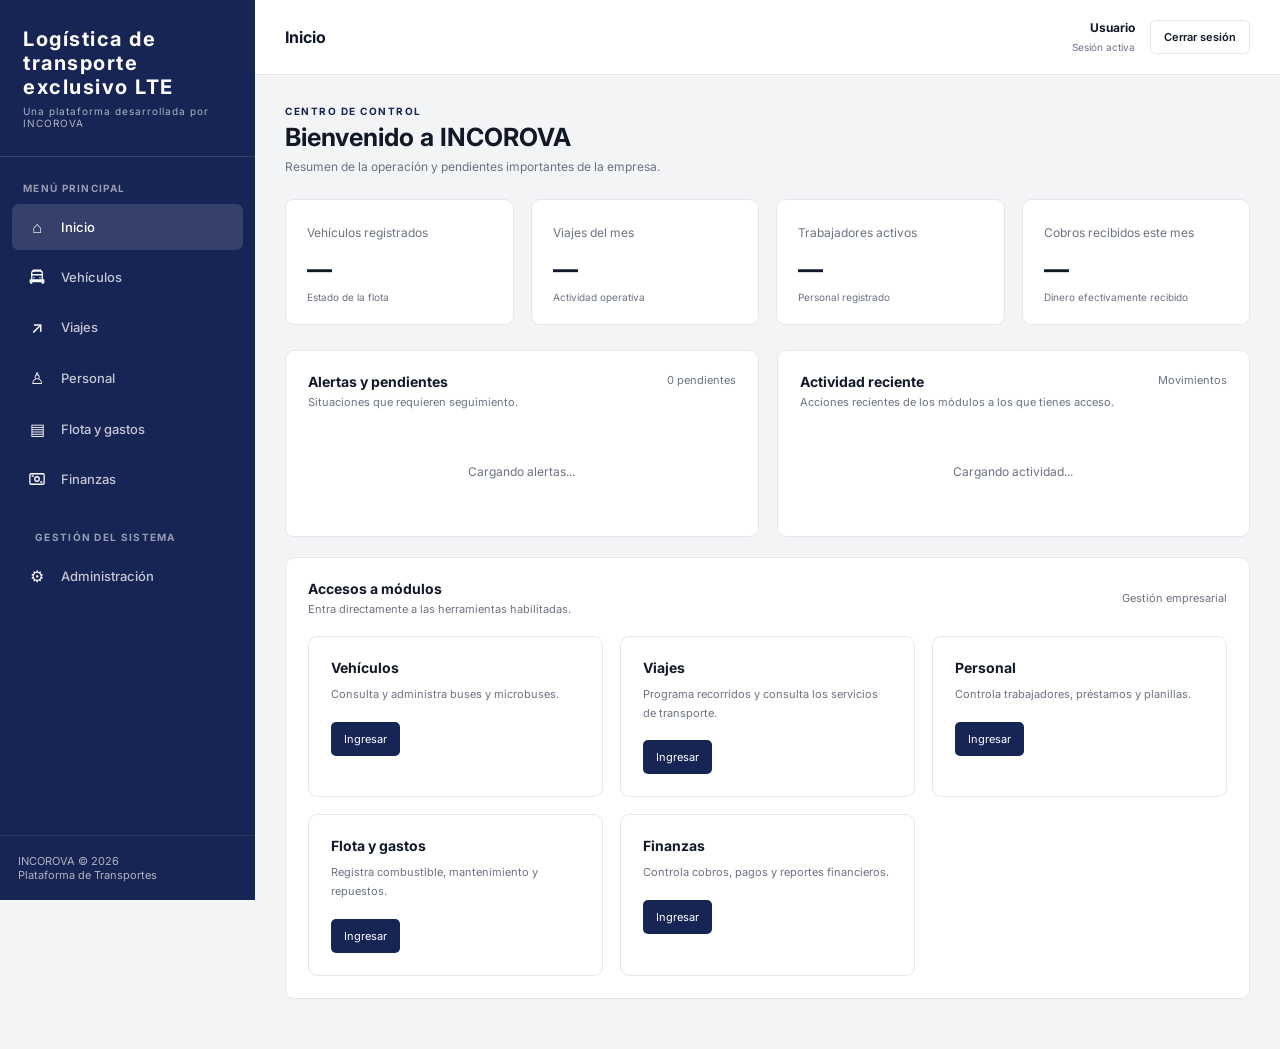
<file: dashboard.html>
<!DOCTYPE html>
<html lang="es">

<head>
    <meta charset="UTF-8">
    <meta name="viewport" content="width=device-width, initial-scale=1.0">

    <title>INCOROVA | Transportes</title>

    <link rel="preconnect" href="https://fonts.googleapis.com">
    <link rel="preconnect" href="https://fonts.gstatic.com" crossorigin>
    <link href="https://fonts.googleapis.com/css2?family=Inter:wght@400;500;600;700;800&display=swap" rel="stylesheet">

    <style>
        * {
            margin: 0;
            padding: 0;
            box-sizing: border-box;
        }

        :root {
            --negro: #111827;
            --azul: #172554;
            --azul-hover: #243b70;
            --blanco: #ffffff;
            --fondo: #f3f4f6;
            --gris: #e5e7eb;
            --texto: #6b7280;
        }

        body {
            font-family: 'Inter', sans-serif;
            background: var(--fondo);
            color: var(--negro);
            min-height: 100vh;
        }

        button {
            font-family: inherit;
        }

        /* ESTRUCTURA */

        .app {
            display: flex;
            min-height: 100vh;
        }

        /* SIDEBAR */

        .sidebar {
            width: 255px;
            background: var(--azul);
            color: var(--blanco);
            position: fixed;
            top: 0;
            left: 0;
            bottom: 0;
            display: flex;
            flex-direction: column;
            z-index: 100;
        }

        .sidebar-brand {
            padding: 27px 23px;
            border-bottom: 1px solid rgba(255,255,255,.12);
        }

        .sidebar-brand h2 {
            font-size: 20px;
            letter-spacing: 1.5px;
        }

        .sidebar-brand p {
            font-size: 10px;
            margin-top: 6px;
            opacity: .65;
            letter-spacing: 1px;
        }

        .menu-label {
            padding: 25px 23px 10px;
            font-size: 10px;
            font-weight: 700;
            letter-spacing: 1.3px;
            opacity: .55;
        }

        .sidebar-nav {
            padding: 0 12px;
            flex: 1;
            overflow-y: auto;
        }

        .nav-button {
            width: 100%;
            border: none;
            background: transparent;
            color: rgba(255,255,255,.75);
            padding: 13px 14px;
            margin-bottom: 5px;
            border-radius: 7px;
            display: flex;
            align-items: center;
            gap: 13px;
            text-align: left;
            cursor: pointer;
            font-size: 13px;
            font-weight: 500;
            transition: .2s;
        }

        /* Respeta el atributo hidden incluso cuando el componente tiene display:flex. */
        .nav-button[hidden],
        .menu-label[hidden],
        .module-card[hidden],
        [data-go][hidden] {
            display: none !important;
        }

        .nav-button:hover,
        .nav-button.active {
            background: rgba(255,255,255,.13);
            color: var(--blanco);
        }

        .nav-icon {
            width: 22px;
            min-width: 22px;
            display: inline-flex;
            align-items: center;
            justify-content: center;
            color: #fff;
            text-align: center;
            font-size: 16px;
        }

        .nav-icon svg {
            width: 18px;
            height: 18px;
            display: block;
        }

        .sidebar-footer {
            padding: 18px;
            border-top: 1px solid rgba(255,255,255,.12);
            font-size: 11px;
            opacity: .65;
        }

        /* CONTENIDO */

        .main {
            width: calc(100% - 255px);
            margin-left: 255px;
            min-width: 0;
        }

        .topbar {
            height: 75px;
            background: var(--blanco);
            border-bottom: 1px solid var(--gris);
            padding: 0 30px;
            display: flex;
            align-items: center;
            justify-content: space-between;
        }

        .topbar h2 {
            font-size: 16px;
            font-weight: 700;
        }

        .user-area {
            display: flex;
            align-items: center;
            gap: 15px;
        }

        .user-info {
            text-align: right;
        }

        .user-info strong {
            font-size: 12px;
            display: block;
        }

        .user-info span {
            font-size: 10px;
            color: var(--texto);
        }

        .logout-button {
            background: var(--blanco);
            border: 1px solid var(--gris);
            color: var(--negro);
            border-radius: 6px;
            padding: 9px 13px;
            font-size: 11px;
            font-weight: 600;
            cursor: pointer;
        }

        .logout-button:hover {
            background: var(--fondo);
        }

        .content {
            padding: 30px;
            max-width: 1500px;
            margin: auto;
        }

        /* VISTAS */

        .view {
            display: none;
        }

        .view.active {
            display: block;
        }

        .page-heading {
            margin-bottom: 25px;
        }

        .page-heading h1 {
            font-size: 24px;
            margin-bottom: 7px;
        }

        .page-heading p {
            font-size: 13px;
            color: var(--texto);
        }

        /* TARJETAS */

        .stats-grid {
            display: grid;
            grid-template-columns: repeat(4, 1fr);
            gap: 17px;
            margin-bottom: 25px;
        }

        .stat-card {
            background: var(--blanco);
            border: 1px solid var(--gris);
            border-radius: 9px;
            padding: 21px;
        }

        .stat-card span {
            color: var(--texto);
            font-size: 12px;
        }

        .stat-card h2 {
            font-size: 27px;
            margin-top: 13px;
        }

        .stat-card p {
            font-size: 10px;
            color: var(--texto);
            margin-top: 7px;
        }

        /* PANELES */

        .panel {
            background: var(--blanco);
            border: 1px solid var(--gris);
            border-radius: 9px;
            padding: 22px;
            margin-bottom: 20px;
        }

        .panel-heading {
            display: flex;
            align-items: center;
            justify-content: space-between;
            gap: 10px;
            margin-bottom: 20px;
        }

        .panel-heading h3 {
            font-size: 14px;
        }

        .panel-heading span {
            color: var(--texto);
            font-size: 11px;
        }

        .module-grid {
            display: grid;
            grid-template-columns: repeat(3, 1fr);
            gap: 17px;
        }

        .module-card {
            background: var(--blanco);
            border: 1px solid var(--gris);
            padding: 22px;
            border-radius: 9px;
        }

        .module-card h3 {
            font-size: 14px;
            margin-bottom: 9px;
        }

        .module-card p {
            font-size: 11px;
            line-height: 1.7;
            color: var(--texto);
        }

        .module-card button {
            margin-top: 18px;
            background: var(--azul);
            color: var(--blanco);
            border: none;
            border-radius: 5px;
            padding: 10px 13px;
            font-size: 11px;
            cursor: pointer;
        }

        .module-card button:hover {
            background: var(--azul-hover);
        }

        /* TABLAS */

        .table-wrapper {
            overflow-x: auto;
        }

        table {
            width: 100%;
            border-collapse: collapse;
            min-width: 500px;
        }

        th {
            background: #f9fafb;
            color: var(--texto);
            font-size: 10px;
            text-align: left;
            padding: 13px;
            font-weight: 600;
        }

        td {
            padding: 15px 13px;
            border-top: 1px solid var(--gris);
            font-size: 11px;
        }

        .empty-state {
            padding: 35px 15px;
            text-align: center;
            color: var(--texto);
            font-size: 12px;
        }

        .module-description {
            background: var(--blanco);
            padding: 25px;
            border: 1px solid var(--gris);
            border-radius: 9px;
            margin-bottom: 20px;
        }

        .module-description h3 {
            font-size: 15px;
            margin-bottom: 8px;
        }

        .module-description p {
            font-size: 12px;
            line-height: 1.7;
            color: var(--texto);
        }

        .module-items {
            display: grid;
            grid-template-columns: repeat(3, 1fr);
            gap: 15px;
        }

        .module-item {
            background: var(--blanco);
            border: 1px solid var(--gris);
            padding: 22px;
            border-radius: 8px;
        }

        .module-item h3 {
            font-size: 13px;
            margin-bottom: 8px;
        }

        .module-item p {
            font-size: 11px;
            color: var(--texto);
            line-height: 1.6;
        }

        .mobile-menu {
            display: none;
            background: none;
            border: none;
            font-size: 22px;
            cursor: pointer;
            color: var(--azul);
        }


        /* VEHÍCULOS */

        .section-toolbar {
            display: flex;
            align-items: center;
            justify-content: space-between;
            gap: 12px;
            flex-wrap: wrap;
            margin-bottom: 18px;
        }

        .primary-button {
            background: var(--azul);
            color: var(--blanco);
            border: 0;
            border-radius: 6px;
            padding: 11px 15px;
            font-size: 12px;
            font-weight: 600;
            cursor: pointer;
        }

        .primary-button:hover { background: var(--azul-hover); }

        .secondary-button {
            background: var(--blanco);
            color: var(--negro);
            border: 1px solid var(--gris);
            border-radius: 6px;
            padding: 10px 14px;
            font-size: 12px;
            font-weight: 600;
            cursor: pointer;
        }

        .toolbar-filters {
            display: flex;
            gap: 9px;
            flex-wrap: wrap;
        }

        .field-control {
            border: 1px solid var(--gris);
            border-radius: 6px;
            padding: 10px 11px;
            background: var(--blanco);
            color: var(--negro);
            font: inherit;
            font-size: 12px;
            min-width: 170px;
            outline: none;
        }

        .field-control:focus { border-color: var(--azul); }

        .vehicle-card {
            cursor: pointer;
            transition: .2s;
        }

        .vehicle-card:hover { border-color: var(--azul); }

        .status-pill {
            display: inline-block;
            padding: 5px 8px;
            border: 1px solid var(--gris);
            border-radius: 20px;
            font-size: 10px;
            color: var(--negro);
            white-space: nowrap;
        }

        .table-action {
            border: 1px solid var(--gris);
            background: var(--blanco);
            color: var(--azul);
            border-radius: 5px;
            padding: 6px 9px;
            cursor: pointer;
            font-size: 10px;
            font-weight: 600;
        }

        .modal-backdrop {
            position: fixed;
            inset: 0;
            background: rgba(17,24,39,.55);
            display: none;
            align-items: center;
            justify-content: center;
            padding: 18px;
            z-index: 300;
        }

        .modal-backdrop.open { display: flex; }

        .modal {
            width: 100%;
            max-width: 650px;
            max-height: 90vh;
            overflow-y: auto;
            background: var(--blanco);
            border-radius: 10px;
            padding: 25px;
        }

        .modal-wide{max-width:1050px}
        .employee-profile-stats{margin:0 0 18px;grid-template-columns:repeat(3,minmax(0,1fr))}
        .employee-profile-meta{display:flex;gap:10px 22px;flex-wrap:wrap;padding:13px 0;border-top:1px solid var(--gris);border-bottom:1px solid var(--gris);font-size:12px;color:var(--texto)}
        .employee-profile-heading{font-size:14px;margin:20px 0 12px;color:var(--azul)}
        .employee-profile-table{min-width:850px}
                .modal-header {
            display: flex;
            justify-content: space-between;
            align-items: center;
            gap: 12px;
            margin-bottom: 20px;
        }

        .modal-header h2 { font-size: 18px; }

        .modal-close {
            border: 0;
            background: transparent;
            font-size: 23px;
            cursor: pointer;
            color: var(--texto);
        }

        .form-grid {
            display: grid;
            grid-template-columns: repeat(2, minmax(0, 1fr));
            gap: 14px;
        }

        .form-field { display: flex; flex-direction: column; gap: 7px; }
        .form-field.full { grid-column: 1 / -1; }
        .form-field label { font-size: 11px; font-weight: 600; }
        .form-field input, .form-field select, .form-field textarea {
            width: 100%;
            border: 1px solid var(--gris);
            border-radius: 6px;
            padding: 11px;
            font: inherit;
            font-size: 12px;
            color: var(--negro);
            background: var(--blanco);
        }

        .form-field textarea { min-height: 75px; resize: vertical; }
        .form-actions { display: flex; justify-content: flex-end; gap: 9px; margin-top: 20px; }
        .form-message { font-size: 11px; color: var(--texto); margin-top: 12px; }

        @media(max-width:700px) {
            .form-grid { grid-template-columns: 1fr; }
            .field-control { min-width: 100%; }
            .toolbar-filters { width: 100%; }
            .toolbar-filters > * { flex: 1; }
        }

        .personal-tabs{display:flex;gap:8px;border-bottom:1px solid var(--gris);margin-bottom:20px}
        .personal-tab{border:0;border-bottom:2px solid transparent;background:transparent;color:var(--texto);padding:12px 16px;cursor:pointer;font-size:12px;font-weight:600}
        .personal-tab.active{color:var(--azul);border-bottom-color:var(--azul)}
        .personal-panel{display:none}.personal-panel.active{display:block}
        .personal-panel h3{font-size:15px}.personal-hint{color:var(--texto);font-size:11px;margin-top:5px}
        .table-panel{margin-top:16px;padding:0;overflow:hidden}.table-panel table{min-width:780px}
        .table-actions{display:flex;gap:5px;flex-wrap:wrap}

        .fleet-tabs{display:flex;gap:8px;border-bottom:1px solid var(--gris);margin-bottom:20px}
        .fleet-tab{border:0;border-bottom:2px solid transparent;background:transparent;color:var(--texto);padding:12px 16px;cursor:pointer;font-size:12px;font-weight:600}
        .fleet-tab.active{color:var(--azul);border-bottom-color:var(--azul)}
        .fleet-panel{display:none}.fleet-panel.active{display:block}
        .fleet-panel h3{font-size:15px}.fleet-hint{color:var(--texto);font-size:11px;margin-top:5px}
        .fleet-panel .table-panel{margin-top:16px;padding:0;overflow:hidden}.fleet-panel .table-panel table{min-width:920px}
        .fleet-panel .table-actions{display:flex;gap:5px;flex-wrap:wrap}


        .finance-note{font-size:11px;color:var(--texto);line-height:1.6;margin-top:12px}
        #view-finanzas .stats-grid{margin-top:18px}
        #view-finanzas .stat-card h2{font-size:23px}


        /* INICIO - CENTRO DE CONTROL */
        .home-welcome{display:flex;align-items:flex-end;justify-content:space-between;gap:20px;margin-bottom:25px}
        .home-welcome h1{font-size:25px;margin:5px 0 7px}
        .home-welcome p{font-size:12px;color:var(--texto)}
        .home-eyebrow{font-size:10px!important;font-weight:700;letter-spacing:1.5px;color:var(--azul)!important}
        .home-date{font-size:11px;color:var(--texto);text-align:right;max-width:220px;line-height:1.5}
        .home-stats .stat-card h2{font-size:25px}
        .home-panels{display:grid;grid-template-columns:1fr 1fr;gap:18px}
        .home-panel{min-width:0}
        .home-panel .panel-heading{align-items:flex-start}
        .home-panel-hint{font-size:11px;color:var(--texto);margin-top:5px}
        .home-count{font-size:10px;color:var(--texto);white-space:nowrap}
        .home-list{display:flex;flex-direction:column}
        .home-list-item{display:flex;align-items:flex-start;justify-content:space-between;gap:12px;padding:13px 0;border-bottom:1px solid var(--gris)}
        .home-list-item:last-child{border-bottom:0}
        .home-item-main{min-width:0}
        .home-item-title{font-size:12px;font-weight:600;color:var(--negro);line-height:1.45}
        .home-item-detail{font-size:10px;color:var(--texto);margin-top:4px;line-height:1.5;overflow-wrap:anywhere}
        .home-item-meta{display:flex;flex-direction:column;align-items:flex-end;gap:6px;flex-shrink:0}
        .home-item-date{font-size:10px;color:var(--texto);white-space:nowrap}
        .home-item-action{border:0;background:transparent;color:var(--azul);font-size:10px;font-weight:700;cursor:pointer;padding:2px 0}
        .home-item-status{font-size:9px;border:1px solid var(--gris);border-radius:20px;padding:4px 7px;white-space:nowrap;color:var(--texto)}
        .home-empty{font-size:11px;color:var(--texto);padding:18px 0}
        @media(max-width:900px){.home-panels{grid-template-columns:1fr}}
        @media(max-width:700px){.home-welcome{align-items:flex-start;flex-direction:column;gap:8px}.home-date{text-align:left}.home-welcome h1{font-size:22px}.home-list-item{gap:8px}}

        /* RESPONSIVE */

        @media(max-width: 1000px) {
            .stats-grid {
                grid-template-columns: repeat(2, 1fr);
            }

            .module-grid,
            .module-items {
                grid-template-columns: repeat(2, 1fr);
            }
        }

        @media(max-width: 700px) {

            .sidebar {
                transform: translateX(-100%);
                transition: .25s;
            }

            .sidebar.open {
                transform: translateX(0);
            }

            .main {
                width: 100%;
                margin-left: 0;
            }

            .topbar {
                padding: 0 17px;
                height: 65px;
            }

            .mobile-menu {
                display: block;
            }

            .content {
                padding: 20px 15px;
            }

            .user-info {
                display: none;
            }

            .stats-grid {
                gap: 10px;
            }

            .stat-card {
                padding: 15px;
            }

            .stat-card h2 {
                font-size: 22px;
            }

            .module-grid,
            .module-items {
                grid-template-columns: 1fr;
            }

            .page-heading h1 {
                font-size: 21px;
            }
        }
    </style>
</head>

<body>

<div class="app">

    <!-- BARRA LATERAL -->

    <aside class="sidebar" id="sidebar">

        <div class="sidebar-brand">
            <h2>Logística de transporte exclusivo LTE</h2>
            <p>Una plataforma desarrollada por INCOROVA</p>
        </div>

        <div class="menu-label">MENÚ PRINCIPAL</div>

        <nav class="sidebar-nav">

            <button class="nav-button active" data-view="inicio">
                <span class="nav-icon">⌂</span>
                Inicio
            </button>

            <button class="nav-button" data-view="vehiculos">
                <span class="nav-icon"><svg viewBox="0 0 24 24" aria-hidden="true" fill="none" stroke="currentColor" stroke-width="1.7" stroke-linecap="round" stroke-linejoin="round"><path d="M5 16V6.5A2.5 2.5 0 0 1 7.5 4h9A2.5 2.5 0 0 1 19 6.5V16"/><path d="M3 16h18v3a1 1 0 0 1-1 1h-1v-2H5v2H4a1 1 0 0 1-1-1z"/><path d="M5 9h14M8 13h.01M16 13h.01M7 4V2.8h10V4"/></svg></span>
                Vehículos
            </button>

            <button class="nav-button" data-view="viajes">
                <span class="nav-icon">↗</span>
                Viajes
            </button>

            <button class="nav-button" data-view="personal">
                <span class="nav-icon">♙</span>
                Personal
            </button>

            <button class="nav-button" data-view="flota">
                <span class="nav-icon">▤</span>
                Flota y gastos
            </button>

            <button class="nav-button" data-view="finanzas">
                <span class="nav-icon"><svg viewBox="0 0 24 24" aria-hidden="true" fill="none" stroke="currentColor" stroke-width="1.7" stroke-linecap="round" stroke-linejoin="round"><rect x="2.5" y="5" width="19" height="14" rx="1.8"/><circle cx="12" cy="12" r="3"/><path d="M5.5 8H7M17 16h1.5"/></svg></span>
                Finanzas
            </button>

            <button class="nav-button" data-view="abordajes" id="navAbordajes" hidden>
                <span class="nav-icon">☷</span>
                Abordajes
            </button>

            <button class="nav-button" data-view="escolares" id="navEscolares" hidden>
                <span class="nav-icon"><svg viewBox="0 0 24 24" aria-hidden="true" fill="none" stroke="currentColor" stroke-width="1.7" stroke-linecap="round" stroke-linejoin="round"><path d="M8 6V5a4 4 0 0 1 8 0v1"/><path d="M5 8a2 2 0 0 1 2-2h10a2 2 0 0 1 2 2v11a2 2 0 0 1-2 2H7a2 2 0 0 1-2-2z"/><path d="M5 11h14M9 6v3M15 6v3M9 15h6v3H9z"/></svg></span>
                Transporte escolar
            </button>

            <div class="menu-label">GESTIÓN DEL SISTEMA</div>

            <button class="nav-button" data-view="administracion">
                <span class="nav-icon">⚙</span>
                Administración
            </button>

        </nav>

        <div class="sidebar-footer">
            INCOROVA © 2026<br>
            Plataforma de Transportes
        </div>

    </aside>


    <!-- CONTENIDO PRINCIPAL -->

    <main class="main">

        <header class="topbar">

            <div style="display:flex;align-items:center;gap:15px;">
                <button class="mobile-menu" id="mobileMenu">☰</button>
                <h2 id="pageTitle">Inicio</h2>
            </div>

            <div class="user-area">

                <div class="user-info">
                    <strong id="userEmail">Usuario</strong>
                    <span>Sesión activa</span>
                </div>

                <button class="logout-button" id="logoutButton">
                    Cerrar sesión
                </button>

            </div>

        </header>


        <div class="content">

            <!-- ================================= -->
            <!-- INICIO -->
            <!-- ================================= -->

            <section class="view active" id="view-inicio">
                <div class="home-welcome">
                    <div>
                        <p class="home-eyebrow">CENTRO DE CONTROL</p>
                        <h1 id="homeGreeting">Bienvenido a INCOROVA</h1>
                        <p>Resumen de la operación y pendientes importantes de la empresa.</p>
                    </div>
                    <div class="home-date" id="homeDate"></div>
                </div>

                <div class="stats-grid home-stats">
                    <div class="stat-card" id="homeVehicleCard">
                        <span>Vehículos registrados</span>
                        <h2 id="homeVehicleTotal">—</h2>
                        <p id="homeVehicleCaption">Estado de la flota</p>
                    </div>
                    <div class="stat-card" id="homeTripCard">
                        <span>Viajes del mes</span>
                        <h2 id="homeTripTotal">—</h2>
                        <p id="homeTripCaption">Actividad operativa</p>
                    </div>
                    <div class="stat-card" id="homeEmployeeCard">
                        <span>Trabajadores activos</span>
                        <h2 id="homeEmployeeTotal">—</h2>
                        <p>Personal registrado</p>
                    </div>
                    <div class="stat-card" id="homeIncomeCard">
                        <span>Cobros recibidos este mes</span>
                        <h2 id="homeIncomeTotal">—</h2>
                        <p>Dinero efectivamente recibido</p>
                    </div>
                </div>

                <div class="home-panels">
                    <div class="panel home-panel">
                        <div class="panel-heading">
                            <div><h3>Alertas y pendientes</h3><p class="home-panel-hint">Situaciones que requieren seguimiento.</p></div>
                            <span class="home-count" id="homeAlertCount">0 pendientes</span>
                        </div>
                        <div id="homeAlertsList" class="home-list"><div class="empty-state">Cargando alertas...</div></div>
                    </div>
                    <div class="panel home-panel">
                        <div class="panel-heading">
                            <div><h3>Actividad reciente</h3><p class="home-panel-hint">Acciones recientes de los módulos a los que tienes acceso.</p></div>
                            <span>Movimientos</span>
                        </div>
                        <div id="homeActivityList" class="home-list"><div class="empty-state">Cargando actividad...</div></div>
                    </div>
                </div>

                <div class="panel home-shortcuts">
                    <div class="panel-heading">
                        <div><h3>Accesos a módulos</h3><p class="home-panel-hint">Entra directamente a las herramientas habilitadas.</p></div>
                        <span>Gestión empresarial</span>
                    </div>
                    <div class="module-grid">

                        <div class="module-card">
                            <h3>Vehículos</h3>
                            <p>Consulta y administra buses y microbuses.</p>
                            <button data-go="vehiculos">Ingresar</button>
                        </div>

                        <div class="module-card">
                            <h3>Viajes</h3>
                            <p>Programa recorridos y consulta los servicios de transporte.</p>
                            <button data-go="viajes">Ingresar</button>
                        </div>

                        <div class="module-card">
                            <h3>Personal</h3>
                            <p>Controla trabajadores, préstamos y planillas.</p>
                            <button data-go="personal">Ingresar</button>
                        </div>

                        <div class="module-card">
                            <h3>Flota y gastos</h3>
                            <p>Registra combustible, mantenimiento y repuestos.</p>
                            <button data-go="flota">Ingresar</button>
                        </div>

                        <div class="module-card">
                            <h3>Finanzas</h3>
                            <p>Controla cobros, pagos y reportes financieros.</p>
                            <button data-go="finanzas">Ingresar</button>
                        </div>

                    </div>

                </div>

            </section>


            <!-- ================================= -->
            <!-- VEHÍCULOS -->
            <!-- ================================= -->

            <section class="view" id="view-vehiculos">

                <div class="page-heading">
                    <h1>Vehículos</h1>
                    <p>Registro y control de buses y microbuses de la empresa.</p>
                </div>

                <div class="stats-grid">
                    <div class="stat-card">
                        <span>Total de vehículos</span>
                        <h2 id="vehicleTotal">0</h2>
                        <p>Registrados en el sistema</p>
                    </div>
                    <div class="stat-card">
                        <span>Disponibles</span>
                        <h2 id="vehicleAvailable">0</h2>
                        <p>Listos para operar</p>
                    </div>
                    <div class="stat-card">
                        <span>En mantenimiento</span>
                        <h2 id="vehicleMaintenance">0</h2>
                        <p>Fuera de servicio temporalmente</p>
                    </div>
                    <div class="stat-card">
                        <span>Inactivos</span>
                        <h2 id="vehicleInactive">0</h2>
                        <p>No disponibles para operar</p>
                    </div>
                </div>

                <div class="section-toolbar">
                    <button class="secondary-button" type="button" id="backToOperations">Volver a Inicio</button>
                    <button class="primary-button" type="button" id="addVehicleButton">+ Registrar vehículo</button>
                </div>

                <div class="panel">
                    <div class="section-toolbar">
                        <div>
                            <h3 style="font-size:14px;margin-bottom:5px;">Flota registrada</h3>
                            <p style="font-size:11px;color:var(--texto);">Consulta y administra los vehículos.</p>
                        </div>
                        <div class="toolbar-filters">
                            <input class="field-control" id="vehicleSearch" type="search" placeholder="Buscar por placa o código">
                            <select class="field-control" id="vehicleStatusFilter">
                                <option value="">Todos los estados</option>
                                <option value="Disponible">Disponible</option>
                                <option value="En ruta">En ruta</option>
                                <option value="Mantenimiento">Mantenimiento</option>
                                <option value="Inactivo">Inactivo</option>
                            </select>
                        </div>
                    </div>

                    <div class="table-wrapper">
                        <table>
                            <thead>
                                <tr>
                                    <th>CÓDIGO</th>
                                    <th>PLACA</th>
                                    <th>TIPO</th>
                                    <th>MARCA / MODELO</th>
                                    <th>CAPACIDAD</th>
                                    <th>ESTADO</th>
                                    <th></th>
                                </tr>
                            </thead>
                            <tbody id="vehiclesTableBody">
                                <tr><td colspan="7" class="empty-state">No hay vehículos registrados todavía.</td></tr>
                            </tbody>
                        </table>
                    </div>
                </div>

            </section>

            <!-- ================================= -->
            <!-- VIAJES -->
            <!-- ================================= -->

            <section class="view" id="view-viajes">

                <div class="page-heading">
                    <h1>Viajes</h1>
                    <p>Programa y controla los recorridos y servicios de transporte.</p>
                </div>

                <div class="stats-grid">
                    <div class="stat-card">
                        <span>Total de viajes</span>
                        <h2 id="tripTotal">0</h2>
                        <p>Viajes registrados</p>
                    </div>
                    <div class="stat-card">
                        <span>Programados</span>
                        <h2 id="tripScheduled">0</h2>
                        <p>Pendientes de realizar</p>
                    </div>
                    <div class="stat-card">
                        <span>Completados</span>
                        <h2 id="tripCompleted">0</h2>
                        <p>Servicios finalizados</p>
                    </div>
                    <div class="stat-card">
                        <span>Ingresos registrados</span>
                        <h2 id="tripIncome">Q 0.00</h2>
                        <p>Suma de ingresos de los viajes</p>
                    </div>
                </div>

                <div class="section-toolbar">
                    <button class="secondary-button" type="button" id="backFromTrips">Volver a Inicio</button>
                    <button class="primary-button" type="button" id="addTripButton">+ Registrar viaje</button>
                </div>

                <div class="panel">
                    <div class="section-toolbar">
                        <div>
                            <h3 style="font-size:14px;margin-bottom:5px;">Viajes registrados</h3>
                            <p style="font-size:11px;color:var(--texto);">Consulta recorridos, fechas y estado de cada servicio.</p>
                        </div>
                        <div class="toolbar-filters">
                            <input class="field-control" id="tripSearch" type="search" placeholder="Buscar destino o responsable">
                            <select class="field-control" id="tripStatusFilter">
                                <option value="">Todos los estados</option>
                                <option value="Programado">Programado</option>
                                <option value="En curso">En curso</option>
                                <option value="Completado">Completado</option>
                                <option value="Cancelado">Cancelado</option>
                            </select>
                        </div>
                    </div>

                    <div class="table-wrapper">
                        <table>
                            <thead>
                                <tr>
                                    <th>FECHA</th>
                                    <th>VEHÍCULO</th>
                                    <th>ORIGEN</th>
                                    <th>DESTINO</th>
                                    <th>RESPONSABLE</th>
                                    <th>SERVICIO</th>
                                    <th>INGRESO</th>
                                    <th>ESTADO</th>
                                    <th></th>
                                </tr>
                            </thead>
                            <tbody id="tripsTableBody">
                                <tr><td colspan="9" class="empty-state">No hay viajes registrados todavía.</td></tr>
                            </tbody>
                        </table>
                    </div>
                </div>

            </section>

            <!-- ================================= -->
            <!-- ABORDAJES -->
            <!-- ================================= -->

            <section class="view" id="view-abordajes">

                <div class="page-heading">
                    <h1>Abordajes</h1>
                    <p>Registro y control de las personas que utilizan cada servicio de transporte.</p>
                </div>

                <div class="stats-grid">
                    <div class="stat-card">
                        <span>Personas registradas</span>
                        <h2 id="boardingTotal">0</h2>
                        <p>Registros de abordaje</p>
                    </div>
                    <div class="stat-card">
                        <span>Viajes con pasajeros</span>
                        <h2 id="boardingTrips">0</h2>
                        <p>Viajes con abordajes registrados</p>
                    </div>
                    <div class="stat-card">
                        <span>Abordajes de hoy</span>
                        <h2 id="boardingToday">0</h2>
                        <p>Personas registradas hoy</p>
                    </div>
                </div>

                <div class="section-toolbar">
                    <button class="secondary-button" type="button" id="backFromBoardings">Volver a Inicio</button>
                    <button class="primary-button" type="button" id="addBoardingButton">+ Registrar abordaje</button>
                </div>

                <div class="panel">
                    <div class="section-toolbar">
                        <div>
                            <h3 style="font-size:14px;margin-bottom:5px;">Personas registradas</h3>
                            <p style="font-size:11px;color:var(--texto);">Cada persona queda vinculada al viaje seleccionado y a su vehículo asignado.</p>
                        </div>
                        <div class="toolbar-filters">
                            <input class="field-control" id="boardingSearch" type="search" placeholder="Buscar nombre o destino">
                            <select class="field-control" id="boardingTripFilter">
                                <option value="">Todos los viajes</option>
                            </select>
                        </div>
                    </div>

                    <div class="table-wrapper">
                        <table>
                            <thead>
                                <tr>
                                    <th>FECHA</th>
                                    <th>PERSONA</th>
                                    <th>VIAJE</th>
                                    <th>VEHÍCULO</th>
                                    <th>HORA</th>
                                    <th>PUNTO DE ABORDAJE</th>
                                    <th>CONTACTO</th>
                                    <th></th>
                                </tr>
                            </thead>
                            <tbody id="boardingsTableBody">
                                <tr><td colspan="8" class="empty-state">No hay abordajes registrados todavía.</td></tr>
                            </tbody>
                        </table>
                    </div>
                </div>

            </section>

            <!-- ================================= -->
            <!-- PERSONAL -->
            <!-- ================================= -->

            <section class="view" id="view-personal">
                <div class="page-heading"><h1>Personal</h1><p>Administra trabajadores, préstamos y pagos de planilla.</p></div>
                <div class="stats-grid">
                    <div class="stat-card"><span>Trabajadores activos</span><h2 id="employeeActiveTotal">0</h2><p>Personal vigente</p></div>
                    <div class="stat-card"><span>Préstamos activos</span><h2 id="loanActiveTotal">0</h2><p>Obligaciones pendientes</p></div>
                    <div class="stat-card"><span>Saldo de préstamos</span><h2 id="loanBalanceTotal">Q0.00</h2><p>Saldo por recuperar</p></div>
                    <div class="stat-card"><span>Planilla pendiente</span><h2 id="payrollPendingTotal">Q0.00</h2><p>Pagos por realizar</p></div>
                </div>
                <div class="personal-tabs">
                    <button class="personal-tab active" data-personal-tab="employees" type="button">Trabajadores</button>
                    <button class="personal-tab" data-personal-tab="loans" type="button">Préstamos</button>
                    <button class="personal-tab" data-personal-tab="payroll" type="button">Planilla</button>
                </div>
                <div class="personal-panel active" id="personal-employees">
                    <div class="section-toolbar"><div><h3>Trabajadores</h3><p class="personal-hint">Datos y estado del personal.</p></div><button class="primary-button" id="addEmployeeButton" type="button">+ Registrar trabajador</button></div>
                    <div class="toolbar-filters"><input class="field-control" id="employeeSearch" type="search" placeholder="Buscar trabajador..."><select class="field-control" id="employeeStatusFilter"><option value="">Todos los estados</option><option>Activo</option><option>Inactivo</option></select></div>
                    <div class="panel table-panel"><div class="table-wrapper"><table><thead><tr><th>Nombre</th><th>Puesto</th><th>Teléfono</th><th>Salario base</th><th>Estado</th><th>Acciones</th></tr></thead><tbody id="employeesTableBody"><tr><td colspan="6" class="empty-state">Cargando...</td></tr></tbody></table></div></div>
                </div>
                <div class="personal-panel" id="personal-loans">
                    <div class="section-toolbar"><div><h3>Préstamos al personal</h3><p class="personal-hint">Control de montos, cuotas y saldos.</p></div><button class="primary-button" id="addLoanButton" type="button">+ Registrar préstamo</button></div>
                    <div class="toolbar-filters"><input class="field-control" id="loanSearch" type="search" placeholder="Buscar por trabajador..."><select class="field-control" id="loanStatusFilter"><option value="">Todos los estados</option><option>Activo</option><option>Pagado</option><option>Cancelado</option></select></div>
                    <div class="panel table-panel"><div class="table-wrapper"><table><thead><tr><th>Trabajador</th><th>Motivo</th><th>Monto inicial</th><th>Saldo</th><th>Cuota</th><th>Estado</th><th>Acciones</th></tr></thead><tbody id="loansTableBody"><tr><td colspan="7" class="empty-state">Cargando...</td></tr></tbody></table></div></div>
                </div>
                <div class="personal-panel" id="personal-payroll">
                    <div class="section-toolbar"><div><h3>Planilla</h3><p class="personal-hint">Salarios, bonificaciones, descuentos y pagos.</p></div><button class="primary-button" id="addPayrollButton" type="button">+ Crear registro de planilla</button></div>
                    <div class="toolbar-filters"><input class="field-control" id="payrollSearch" type="search" placeholder="Buscar trabajador..."><input class="field-control" id="payrollPeriodFilter" type="month" aria-label="Filtrar período"><select class="field-control" id="payrollStatusFilter"><option value="">Todos los estados</option><option>Pendiente</option><option>Pagada</option></select></div>
                    <div class="panel table-panel"><div class="table-wrapper"><table><thead><tr><th>Período</th><th>Trabajador</th><th>Salario</th><th>Bonos</th><th>Otras deducciones</th><th>Préstamo</th><th>Neto</th><th>Estado</th><th>Acciones</th></tr></thead><tbody id="payrollTableBody"><tr><td colspan="9" class="empty-state">Cargando...</td></tr></tbody></table></div></div>
                </div>
            </section>

            <!-- ================================= -->
            <!-- FLOTA Y GASTOS -->
            <!-- ================================= -->

            <section class="view" id="view-flota">
                <div class="page-heading"><h1>Flota y gastos</h1><p>Controla combustible, mantenimiento y repuestos de cada vehículo.</p></div>
                <div class="stats-grid">
                    <div class="stat-card"><span>Gasto en combustible</span><h2 id="fuelTotalCost">Q0.00</h2><p>Registros acumulados</p></div>
                    <div class="stat-card"><span>Mantenimiento</span><h2 id="maintenanceTotalCost">Q0.00</h2><p>Servicios registrados</p></div>
                    <div class="stat-card"><span>Repuestos</span><h2 id="partsTotalCost">Q0.00</h2><p>Piezas y reemplazos</p></div>
                    <div class="stat-card"><span>Gasto total de flota</span><h2 id="fleetTotalCost">Q0.00</h2><p>Combustible + mantenimiento + repuestos</p></div>
                </div>
                <div class="fleet-tabs">
                    <button class="fleet-tab active" type="button" data-fleet-tab="fuel">Combustible</button>
                    <button class="fleet-tab" type="button" data-fleet-tab="maintenance">Mantenimiento</button>
                    <button class="fleet-tab" type="button" data-fleet-tab="parts">Repuestos</button>
                </div>
                <div class="fleet-panel active" id="fleet-fuel">
                    <div class="section-toolbar"><div><h3>Control de combustible</h3><p class="fleet-hint">Cargas, litros, precio y kilometraje.</p></div><button class="primary-button" id="addFuelButton" type="button">+ Registrar combustible</button></div>
                    <div class="toolbar-filters"><input class="field-control" id="fuelSearch" type="search" placeholder="Buscar vehículo o proveedor"><input class="field-control" id="fuelPeriodFilter" type="month" aria-label="Filtrar período"></div>
                    <div class="panel table-panel"><div class="table-wrapper"><table><thead><tr><th>Fecha</th><th>Vehículo</th><th>Litros</th><th>Precio / litro</th><th>Total</th><th>Odómetro</th><th>Proveedor</th><th>Acciones</th></tr></thead><tbody id="fuelTableBody"><tr><td colspan="8" class="empty-state">Cargando...</td></tr></tbody></table></div></div>
                </div>
                <div class="fleet-panel" id="fleet-maintenance">
                    <div class="section-toolbar"><div><h3>Mantenimiento</h3><p class="fleet-hint">Servicios, reparaciones y próximos mantenimientos.</p></div><button class="primary-button" id="addMaintenanceButton" type="button">+ Registrar mantenimiento</button></div>
                    <div class="toolbar-filters"><input class="field-control" id="maintenanceSearch" type="search" placeholder="Buscar vehículo o servicio"><select class="field-control" id="maintenanceStatusFilter"><option value="">Todos los estados</option><option>Pendiente</option><option>En proceso</option><option>Completado</option><option>Cancelado</option></select></div>
                    <div class="panel table-panel"><div class="table-wrapper"><table><thead><tr><th>Fecha</th><th>Vehículo</th><th>Servicio</th><th>Proveedor</th><th>Costo</th><th>Próximo servicio</th><th>Estado</th><th>Acciones</th></tr></thead><tbody id="maintenanceTableBody"><tr><td colspan="8" class="empty-state">Cargando...</td></tr></tbody></table></div></div>
                </div>
                <div class="fleet-panel" id="fleet-parts">
                    <div class="section-toolbar"><div><h3>Repuestos y piezas</h3><p class="fleet-hint">Control de piezas dañadas, instaladas y reemplazadas.</p></div><button class="primary-button" id="addPartButton" type="button">+ Registrar repuesto</button></div>
                    <div class="toolbar-filters"><input class="field-control" id="partsSearch" type="search" placeholder="Buscar pieza o vehículo"><select class="field-control" id="partsActionFilter"><option value="">Todas las acciones</option><option>Reemplazo</option><option>Daño</option><option>Instalación</option></select></div>
                    <div class="panel table-panel"><div class="table-wrapper"><table><thead><tr><th>Fecha</th><th>Vehículo</th><th>Repuesto</th><th>Acción</th><th>Cantidad</th><th>Costo total</th><th>Proveedor</th><th>Acciones</th></tr></thead><tbody id="partsTableBody"><tr><td colspan="8" class="empty-state">Cargando...</td></tr></tbody></table></div></div>
                </div>
            </section>

            <!-- ================================= -->
            <!-- FINANZAS -->
            <!-- ================================= -->

            <section class="view" id="view-finanzas">
                <div class="page-heading">
                    <h1>Finanzas</h1>
                    <p>Controla cuentas por cobrar, pagos y resultados de la operación.</p>
                </div>
                <div class="stats-grid">
                    <div class="stat-card"><span>Ingresos recibidos</span><h2 id="finIncome">Q0.00</h2><p>Abonos registrados</p></div>
                    <div class="stat-card"><span>Gastos pagados</span><h2 id="finExpenses">Q0.00</h2><p>Flota, planilla y otros pagos</p></div>
                    <div class="stat-card"><span>Saldo operativo</span><h2 id="finBalance">Q0.00</h2><p>Ingresos recibidos menos egresos</p></div>
                    <div class="stat-card"><span>Por cobrar</span><h2 id="finReceivable">Q0.00</h2><p>Saldo pendiente de clientes</p></div>
                </div>
                <div class="panel">
                    <div class="personal-tabs">
                        <button class="personal-tab active" data-finance-tab="cobros" type="button">Cobros</button>
                        <button class="personal-tab" data-finance-tab="pagos" type="button">Pagos</button>
                        <button class="personal-tab" data-finance-tab="reportes" type="button">Reportes</button>
                        <button class="personal-tab" data-finance-tab="personal" type="button">Personal</button>
                    </div>
                    <div class="personal-panel active" id="finance-cobros">
                        <div class="section-toolbar">
                            <div><h3>Cuentas por cobrar</h3><p class="personal-hint">Registra clientes, servicios, fechas de vencimiento y abonos recibidos.</p></div>
                            <button class="primary-button" id="addReceivableButton" type="button">+ Nueva cuenta</button>
                        </div>
                        <div class="toolbar-filters"><input class="field-control" id="receivableSearch" type="search" placeholder="Buscar cliente o servicio"><select class="field-control" id="receivableStatusFilter"><option value="">Todos los estados</option><option>Pendiente</option><option>Parcial</option><option>Pagada</option><option>Cancelada</option></select></div>
                        <div class="panel table-panel"><div class="table-wrapper"><table><thead><tr><th>Cliente</th><th>Servicio</th><th>Fecha</th><th>Vencimiento</th><th>Total</th><th>Abonado</th><th>Saldo</th><th>Estado</th><th>Acciones</th></tr></thead><tbody id="receivablesTableBody"><tr><td colspan="9" class="empty-state">Cargando...</td></tr></tbody></table></div></div>
                    </div>
                    <div class="personal-panel" id="finance-pagos">
                        <div class="section-toolbar">
                            <div><h3>Pagos y obligaciones</h3><p class="personal-hint">Registra gastos y pagos a proveedores que no estén incluidos en Flota o Planilla.</p></div>
                            <button class="primary-button" id="addExpenseButton" type="button">+ Registrar gasto</button>
                        </div>
                        <div class="toolbar-filters"><input class="field-control" id="expenseSearch" type="search" placeholder="Buscar concepto o proveedor"><select class="field-control" id="expenseStatusFilter"><option value="">Todos los estados</option><option>Pendiente</option><option>Pagado</option><option>Cancelado</option></select></div>
                        <div class="panel table-panel"><div class="table-wrapper"><table><thead><tr><th>Fecha</th><th>Categoría</th><th>Concepto</th><th>Proveedor</th><th>Monto</th><th>Estado</th><th>Fecha de pago</th><th>Acciones</th></tr></thead><tbody id="expensesTableBody"><tr><td colspan="8" class="empty-state">Cargando...</td></tr></tbody></table></div></div>
                        <p class="personal-hint">Los gastos de combustible, mantenimiento y repuestos se toman automáticamente de Flota y gastos. No los registres otra vez aquí.</p>
                    </div>
                    <div class="personal-panel" id="finance-reportes">
                        <div class="section-toolbar"><div><h3>Reporte financiero</h3><p class="personal-hint">El resultado considera ingresos cobrados y egresos pagados.</p></div><div style="display:flex;align-items:center;gap:10px;flex-wrap:wrap;"><input class="field-control" id="financePeriodFilter" type="month"><button class="primary-button" id="generateFinanceReportButton" type="button">Generar reporte</button></div></div>
                        <div class="stats-grid">
                            <div class="stat-card"><span>Combustible</span><h2 id="reportFuel">Q0.00</h2></div>
                            <div class="stat-card"><span>Mantenimiento</span><h2 id="reportMaintenance">Q0.00</h2></div>
                            <div class="stat-card"><span>Repuestos</span><h2 id="reportParts">Q0.00</h2></div>
                            <div class="stat-card"><span>Planilla pagada</span><h2 id="reportPayroll">Q0.00</h2></div>
                        </div>
                        <div class="panel table-panel"><div class="table-wrapper"><table><thead><tr><th>Concepto</th><th>Total del período</th></tr></thead><tbody id="financeReportBody"></tbody></table></div></div>
                    </div>
                    <div class="personal-panel" id="finance-personal">
                        <div class="section-toolbar">
                            <div><h3>Personal y planilla</h3><p class="personal-hint">Administra compensaciones, préstamos y pagos quincenales desde un solo lugar.</p></div>
                        </div>
                        <div id="extFinanceWorkspace"></div>
                    </div>
                </div>
            </section>

        </div>

    </main>

</div>


<!-- ================================= -->
<!-- JAVASCRIPT -->
<!-- ================================= -->


<!-- MODALES DE FINANZAS -->
<div class="modal-backdrop" id="receivableModal" aria-hidden="true"><div class="modal">
    <div class="modal-header"><h2 id="receivableModalTitle">Nueva cuenta por cobrar</h2><button class="modal-close" type="button" data-close-finance="receivableModal">×</button></div>
    <form id="receivableForm">
        <div class="form-grid">
            <div class="form-field"><label for="receivableClient">Cliente *</label><input id="receivableClient" name="clientName" required maxlength="120"></div>
            <div class="form-field full"><label for="receivableTrip">Vincular viaje (opcional)</label><select id="receivableTrip" name="tripId"><option value="">Sin viaje asociado</option></select></div>
            <div class="form-field"><label for="receivableAmount">Monto total (Q) *</label><input id="receivableAmount" name="amount" type="number" min="0.01" step="0.01" required></div>
            <div class="form-field full"><label for="receivableDescription">Servicio / descripción *</label><input id="receivableDescription" name="description" required maxlength="180" placeholder="Ej. Transporte contratado / viaje"></div>
            <div class="form-field"><label for="receivableIssueDate">Fecha de emisión *</label><input id="receivableIssueDate" name="issueDate" type="date" required></div>
            <div class="form-field"><label for="receivableDueDate">Fecha de vencimiento</label><input id="receivableDueDate" name="dueDate" type="date"></div>
            <div class="form-field"><label for="receivableStatus">Estado</label><select id="receivableStatus" name="status"><option>Pendiente</option><option>Cancelada</option></select></div>
            <div class="form-field full"><label for="receivableNotes">Observaciones</label><textarea id="receivableNotes" name="notes" maxlength="500"></textarea></div>
        </div>
        <p class="form-message">Los abonos se registran por separado para conservar el historial de cobros.</p>
        <div class="form-actions"><button class="secondary-button" type="button" data-close-finance="receivableModal">Cancelar</button><button class="primary-button" type="submit">Guardar cuenta</button></div>
    </form>
</div></div>
<div class="modal-backdrop" id="collectionModal" aria-hidden="true"><div class="modal">
    <div class="modal-header"><h2>Registrar cobro / abono</h2><button class="modal-close" type="button" data-close-finance="collectionModal">×</button></div>
    <form id="collectionForm">
        <div class="form-grid">
            <div class="form-field full"><label for="collectionReceivable">Cuenta por cobrar *</label><select id="collectionReceivable" name="receivableId" required></select></div>
            <div class="form-field"><label for="collectionAmount">Monto recibido (Q) *</label><input id="collectionAmount" name="amount" type="number" min="0.01" step="0.01" required></div>
            <div class="form-field"><label for="collectionDate">Fecha de cobro *</label><input id="collectionDate" name="paymentDate" type="date" required></div>
            <div class="form-field"><label for="collectionMethod">Método</label><select id="collectionMethod" name="paymentMethod"><option>Transferencia</option><option>Efectivo</option><option>Cheque</option><option>Tarjeta</option><option>Otro</option></select></div>
            <div class="form-field"><label for="collectionReference">Referencia</label><input id="collectionReference" name="reference" maxlength="100"></div>
            <div class="form-field full"><label for="collectionNotes">Observaciones</label><textarea id="collectionNotes" name="notes" maxlength="500"></textarea></div>
        </div>
        <div class="form-actions"><button class="secondary-button" type="button" data-close-finance="collectionModal">Cancelar</button><button class="primary-button" type="submit">Guardar cobro</button></div>
    </form>
</div></div>
<div class="modal-backdrop" id="expenseModal" aria-hidden="true"><div class="modal">
    <div class="modal-header"><h2 id="expenseModalTitle">Registrar gasto</h2><button class="modal-close" type="button" data-close-finance="expenseModal">×</button></div>
    <form id="expenseForm">
        <div class="form-grid">
            <div class="form-field"><label for="expenseDate">Fecha *</label><input id="expenseDate" name="expenseDate" type="date" required></div>
            <div class="form-field"><label for="expenseCategory">Categoría *</label><select id="expenseCategory" name="category" required><option value="">Seleccionar</option><option>Servicios</option><option>Administración</option><option>Impuestos</option><option>Seguros</option><option>Alquiler</option><option>Servicios profesionales</option><option>Otros</option></select></div>
            <div class="form-field full"><label for="expenseConcept">Concepto *</label><input id="expenseConcept" name="concept" required maxlength="180"></div>
            <div class="form-field"><label for="expenseSupplier">Proveedor / beneficiario</label><input id="expenseSupplier" name="supplier" maxlength="120"></div>
            <div class="form-field"><label for="expenseAmount">Monto (Q) *</label><input id="expenseAmount" name="amount" type="number" min="0.01" step="0.01" required></div>
            <div class="form-field"><label for="expenseStatus">Estado *</label><select id="expenseStatus" name="status"><option>Pendiente</option><option>Pagado</option><option>Cancelado</option></select></div>
            <div class="form-field"><label for="expensePaymentDate">Fecha de pago</label><input id="expensePaymentDate" name="paymentDate" type="date"></div>
            <div class="form-field"><label for="expensePaymentMethod">Método de pago</label><select id="expensePaymentMethod" name="paymentMethod"><option value="">No definido</option><option>Transferencia</option><option>Efectivo</option><option>Cheque</option><option>Tarjeta</option><option>Otro</option></select></div>
            <div class="form-field"><label for="expenseReference">Referencia</label><input id="expenseReference" name="reference" maxlength="100"></div>
            <div class="form-field full"><label for="expenseNotes">Observaciones</label><textarea id="expenseNotes" name="notes" maxlength="500"></textarea></div>
        </div>
        <div class="form-actions"><button class="secondary-button" type="button" data-close-finance="expenseModal">Cancelar</button><button class="primary-button" type="submit">Guardar gasto</button></div>
    </form>
</div></div>

<script type="module">

    import { supabase } from "./js/config.js";

    const userEmail = document.getElementById("userEmail");
    const logoutButton = document.getElementById("logoutButton");
    const sidebar = document.getElementById("sidebar");
    const mobileMenu = document.getElementById("mobileMenu");
    const pageTitle = document.getElementById("pageTitle");
    const content = document.querySelector(".content");

    const moduleNames = {
        inicio: "Inicio",
        vehiculos: "Vehículos",
        viajes: "Viajes",
        personal: "Personal",
        flota: "Flota y gastos",
        finanzas: "Finanzas",
        abordajes: "Abordajes",
        escolares: "Transporte escolar",
        administracion: "Administración"
    };

    let allowedModules = new Set();
    let redirecting = false;
    let accessReady = false;
    let currentUserId = null;

    function showOperationError(error, action) {
        console.error("Error en " + action + ":", error);
        alert("No fue posible " + action + ". " + (error?.message || "Intenta nuevamente."));
    }

    // =====================================
    // BLOQUEO SEGURO DE ACCESO
    // =====================================

    function showAccessError(message) {
        content.innerHTML = "";
        const panel = document.createElement("div");
        panel.className = "panel";
        const heading = document.createElement("h3");
        heading.textContent = "Acceso no disponible";
        heading.style.marginBottom = "10px";
        const description = document.createElement("p");
        description.textContent = message;
        description.style.fontSize = "13px";
        description.style.color = "var(--texto)";
        panel.append(heading, description);
        content.appendChild(panel);
    }

    async function verifySession() {
        try {
            const { data: sessionData, error: sessionError } =
                await supabase.auth.getSession();

            if (sessionError) throw sessionError;

            const session = sessionData.session;

            if (!session) {
                redirecting = true;
                window.location.replace("./index.html");
                return;
            }

            const { data: profile, error: profileError } = await supabase
                .from("profiles")
                .select("full_name, role, status")
                .eq("id", session.user.id)
                .maybeSingle();

            if (profileError) throw profileError;

            if (!profile || profile.status !== "active") {
                await supabase.auth.signOut();
                redirecting = true;
                window.location.replace("./index.html");
                return;
            }

            currentUserId = session.user.id;
            userEmail.textContent = profile.full_name || session.user.email;

            // Inicio está disponible para todo usuario activo.
            allowedModules = new Set(["inicio"]);

            if (profile.role === "superadmin") {
                // El superadmin tiene acceso completo por su rol de base de datos.
                Object.keys(moduleNames).forEach(code => allowedModules.add(code));
            } else {
                const { data: permissions, error: permissionsError } = await supabase
                    .from("user_module_permissions")
                    .select("module_code, can_access")
                    .eq("user_id", session.user.id);

                if (permissionsError) throw permissionsError;

                (permissions || []).forEach(permission => {
                    if (
                        permission.can_access === true &&
                        Object.prototype.hasOwnProperty.call(moduleNames, permission.module_code) &&
                        permission.module_code !== "inicio" &&
                        permission.module_code !== "administracion"
                    ) {
                        allowedModules.add(permission.module_code);
                    }
                });
            }

            applyModulePermissions();
            accessReady = true;

            // Restaurar el módulo indicado en la URL al recargar la página.
            const requestedView = decodeURIComponent(window.location.hash.replace(/^#/, ""));
            const initialView = requestedView && allowedModules.has(requestedView)
                ? requestedView
                : "inicio";
            openView(initialView);

            if (["vehiculos", "viajes", "abordajes"].some(module => allowedModules.has(module))) {
                await loadOperationalData();
            }
            if (allowedModules.has("personal")) {
                await loadPersonalData();
            }
            if (allowedModules.has("flota")) {
                await loadFlotaData();
            }
            if (allowedModules.has("finanzas")) {
                await loadFinanceData();
            }
            if (allowedModules.has("escolares") || allowedModules.has("abordajes")) {
                window.dispatchEvent(new CustomEvent("incorova:modules-ready", { detail: { modules: Array.from(allowedModules), userId: currentUserId } }));
            }

            renderHomeDashboard();

        } catch (error) {
            console.error("Error verificando acceso:", error);
            accessReady = false;
            showAccessError(
                "No fue posible verificar tu perfil y tus permisos. Por seguridad, no se habilitó ningún módulo. Recarga la página o contacta al administrador."
            );
        }
    }

    // =====================================
    // MOSTRAR ÚNICAMENTE MÓDULOS AUTORIZADOS
    // =====================================

    function applyModulePermissions() {
        document.querySelectorAll(".nav-button[data-view]").forEach(button => {
            const permitted = allowedModules.has(button.dataset.view);
            button.hidden = !permitted;
        });

        document.querySelectorAll("[data-go]").forEach(button => {
            const permitted = allowedModules.has(button.dataset.go);
            const card = button.closest(".module-card");
            if (card) card.hidden = !permitted;
        });

        // La etiqueta de gestión del sistema solo aparece para superadmin.
        const adminButton = document.querySelector('.nav-button[data-view="administracion"]');
        const managementLabel = adminButton?.previousElementSibling;
        if (managementLabel?.classList.contains("menu-label")) {
            managementLabel.hidden = !allowedModules.has("administracion");
        }
    }

    // =====================================
    // NAVEGACIÓN ENTRE MÓDULOS
    // =====================================

    function openView(viewName) {
        if (!accessReady || !allowedModules.has(viewName)) {
            console.warn("Acceso denegado al módulo:", viewName);
            return;
        }

        // Administración es un panel independiente con su propia validación de superadmin.
        if (viewName === "administracion") {
            window.location.href = "./administracion.html";
            return;
        }

        const target = document.getElementById("view-" + viewName);
        if (!target) return;

        document.querySelectorAll(".view").forEach(view => {
            view.classList.remove("active");
        });

        target.classList.add("active");

        document.querySelectorAll(".nav-button").forEach(button => {
            button.classList.toggle(
                "active",
                button.dataset.view === viewName
            );
        });

        pageTitle.textContent = moduleNames[viewName] || "Inicio";
        sidebar.classList.remove("open");

        // Mantener la sección activa en la URL para conservarla al recargar.
        if (window.location.hash !== "#" + viewName) {
            window.history.replaceState(null, "", "#" + viewName);
        }

        if (viewName === "inicio") renderHomeDashboard();
    }

    // Permitir que atrás/adelante del navegador cambie entre módulos.
    window.addEventListener("hashchange", () => {
        const requestedView = decodeURIComponent(window.location.hash.replace(/^#/, ""));
        if (requestedView && allowedModules.has(requestedView)) {
            openView(requestedView);
        } else if (accessReady) {
            openView("inicio");
        }
    });

    document.querySelectorAll(".nav-button").forEach(button => {
        button.addEventListener("click", () => {
            openView(button.dataset.view);
        });
    });

    document.querySelectorAll("[data-go]").forEach(button => {
        button.addEventListener("click", () => {
            openView(button.dataset.go);
        });
    });

    // =====================================
    // VIAJES - INTERFAZ PREPARADA
    // =====================================

    const tripModal = document.getElementById("tripModal");
    const tripForm = document.getElementById("tripForm");
    const tripsTableBody = document.getElementById("tripsTableBody");
    const tripSearch = document.getElementById("tripSearch");
    const tripStatusFilter = document.getElementById("tripStatusFilter");

    // Registros operativos cargados desde Supabase.
    let trips = [];

    function openTripModal() {
        refreshTripVehicleOptions();
        tripForm.reset();
        document.getElementById("tripDate").value =
            new Date().toISOString().slice(0, 10);
        refreshTripVehicleOptions();
        tripModal.classList.add("open");
        tripModal.setAttribute("aria-hidden", "false");
    }

    function closeTripModal() {
        tripModal.classList.remove("open");
        tripModal.setAttribute("aria-hidden", "true");
    }

    function refreshTripVehicleOptions() {
        const select = document.getElementById("tripVehicle");
        const selectedValue = select.value;
        select.innerHTML = '<option value="">Seleccionar vehículo</option>';

        vehicles.forEach(vehicle => {
            const option = document.createElement("option");
            option.value = vehicle.id;
            option.textContent = vehicle.code + " · " + vehicle.plate;
            select.appendChild(option);
        });

        if (selectedValue && vehicles.some(vehicle => vehicle.id === selectedValue)) {
            select.value = selectedValue;
        }

        select.disabled = vehicles.length === 0;
        if (vehicles.length === 0) {
            select.innerHTML = '<option value="">Primero registra un vehículo</option>';
        }
    }

    function formatQuetzales(value) {
        return new Intl.NumberFormat("es-GT", {
            style: "currency",
            currency: "GTQ",
            minimumFractionDigits: 2
        }).format(value || 0);
    }

    function renderTrips() {
        const search = tripSearch.value.trim().toLowerCase();
        const status = tripStatusFilter.value;

        const filtered = trips.filter(trip => {
            const vehicle = vehicles.find(item => item.id === trip.vehicleId);
            const vehicleLabel = vehicle ? vehicle.code + " " + vehicle.plate : "";
            const matchesSearch = [
                trip.origin, trip.destination, trip.responsible, vehicleLabel
            ].join(" ").toLowerCase().includes(search);
            return matchesSearch && (!status || trip.status === status);
        });

        document.getElementById("tripTotal").textContent = trips.length;
        document.getElementById("tripScheduled").textContent =
            trips.filter(trip => trip.status === "Programado").length;
        document.getElementById("tripCompleted").textContent =
            trips.filter(trip => trip.status === "Completado").length;
        document.getElementById("tripIncome").textContent =
            formatQuetzales(trips.reduce((sum, trip) => sum + trip.income, 0));

        if (!filtered.length) {
            tripsTableBody.innerHTML =
                '<tr><td colspan="9" class="empty-state">No se encontraron viajes.</td></tr>';
            return;
        }

        tripsTableBody.innerHTML = filtered.map(trip => {
            const vehicle = vehicles.find(item => item.id === trip.vehicleId);
            return `
                <tr>
                    <td>${escapeHtml(trip.date)}</td>
                    <td>${escapeHtml(vehicle ? vehicle.code + " · " + vehicle.plate : "—")}</td>
                    <td>${escapeHtml(trip.origin)}</td>
                    <td>${escapeHtml(trip.destination)}</td>
                    <td>${escapeHtml(trip.responsible)}</td>
                    <td>${escapeHtml(trip.serviceType)}</td>
                    <td>${formatQuetzales(trip.income)}</td>
                    <td><span class="status-pill">${escapeHtml(trip.status)}</span></td>
                    <td><button class="table-action" type="button" data-delete-trip="${trip.id}">Eliminar</button></td>
                </tr>
            `;
        }).join("");
    }

    document.querySelectorAll("[data-open-trips]").forEach(button => {
        button.addEventListener("click", () => openView("viajes"));
    });

    document.getElementById("backFromTrips").addEventListener("click", () => {
        openView("inicio");
    });

    document.getElementById("addTripButton").addEventListener("click", openTripModal);
    document.getElementById("closeTripModal").addEventListener("click", closeTripModal);
    document.getElementById("cancelTrip").addEventListener("click", closeTripModal);

    tripModal.addEventListener("click", event => {
        if (event.target === tripModal) closeTripModal();
    });

    tripSearch.addEventListener("input", renderTrips);
    tripStatusFilter.addEventListener("change", renderTrips);

    tripForm.addEventListener("submit", async event => {
        event.preventDefault();
        if (!currentUserId) return;

        const submitButton = tripForm.querySelector('button[type="submit"]');
        submitButton.disabled = true;

        try {
            const formData = new FormData(tripForm);
            const vehicleId = String(formData.get("vehicleId"));
            if (!vehicles.some(item => item.id === vehicleId)) {
                alert("Selecciona un vehículo válido.");
                return;
            }

            const income = Number(formData.get("income") || 0);
            if (!Number.isFinite(income) || income < 0) {
                alert("Ingresa un monto válido para el ingreso.");
                return;
            }

            const payload = {
                date: String(formData.get("date")),
                vehicle_id: vehicleId,
                origin: String(formData.get("origin")).trim(),
                destination: String(formData.get("destination")).trim(),
                responsible: String(formData.get("responsible")).trim(),
                service_type: String(formData.get("serviceType")),
                income,
                status: String(formData.get("status")),
                notes: String(formData.get("notes")).trim(),
                created_by: currentUserId
            };

            const { error } = await supabase.from("trips").insert(payload);
            if (error) throw error;

            await loadOperationalData();
            closeTripModal();
            tripForm.reset();
        } catch (error) {
            showOperationError(error, "guardar el viaje");
        } finally {
            submitButton.disabled = false;
        }
    });

    tripsTableBody.addEventListener("click", async event => {
        const button = event.target.closest("[data-delete-trip]");
        if (!button) return;
        if (!confirm("¿Eliminar este viaje y todos sus abordajes registrados?")) return;

        try {
            const { error } = await supabase.from("trips").delete().eq("id", button.dataset.deleteTrip);
            if (error) throw error;
            await loadOperationalData();
        } catch (error) {
            showOperationError(error, "eliminar el viaje");
        }
    });

    renderTrips();

    // =====================================
    // VEHÍCULOS - INTERFAZ PREPARADA
    // =====================================

    const vehicleModal = document.getElementById("vehicleModal");
    const vehicleForm = document.getElementById("vehicleForm");
    const vehiclesTableBody = document.getElementById("vehiclesTableBody");
    const vehicleSearch = document.getElementById("vehicleSearch");
    const vehicleStatusFilter = document.getElementById("vehicleStatusFilter");

    // Vehículos cargados desde Supabase.
    let vehicles = [];
    let editingVehicleId = null;

    function openVehicleModal(vehicle = null) {
        vehicleForm.reset();
        editingVehicleId = vehicle ? vehicle.id : null;
        document.getElementById("vehicleModalTitle").textContent = vehicle ? "Editar información del vehículo" : "Registrar vehículo";
        vehicleForm.querySelector('button[type="submit"]').textContent = vehicle ? "Guardar cambios" : "Guardar vehículo";
        if (vehicle) {
            vehicleForm.elements.code.value = vehicle.code || "";
            vehicleForm.elements.plate.value = vehicle.plate || "";
            vehicleForm.elements.type.value = vehicle.type || "";
            vehicleForm.elements.capacity.value = vehicle.capacity ?? "";
            vehicleForm.elements.brand.value = vehicle.brand || "";
            vehicleForm.elements.model.value = vehicle.model || "";
            vehicleForm.elements.status.value = vehicle.status || "Disponible";
            vehicleForm.elements.notes.value = vehicle.notes || "";
        }
        vehicleModal.classList.add("open");
        vehicleModal.setAttribute("aria-hidden", "false");
    }

    function closeVehicleModal() {
        vehicleModal.classList.remove("open");
        vehicleModal.setAttribute("aria-hidden", "true");
    }

    function renderVehicles() {
        const search = vehicleSearch.value.trim().toLowerCase();
        const status = vehicleStatusFilter.value;

        const filtered = vehicles.filter(vehicle => {
            const matchesSearch =
                vehicle.plate.toLowerCase().includes(search) ||
                vehicle.code.toLowerCase().includes(search);
            const matchesStatus = !status || vehicle.status === status;
            return matchesSearch && matchesStatus;
        });

        document.getElementById("vehicleTotal").textContent = vehicles.length;
        document.getElementById("vehicleAvailable").textContent =
            vehicles.filter(vehicle => vehicle.status === "Disponible").length;
        document.getElementById("vehicleMaintenance").textContent =
            vehicles.filter(vehicle => vehicle.status === "Mantenimiento").length;
        document.getElementById("vehicleInactive").textContent =
            vehicles.filter(vehicle => vehicle.status === "Inactivo").length;

        if (!filtered.length) {
            vehiclesTableBody.innerHTML =
                '<tr><td colspan="7" class="empty-state">No se encontraron vehículos.</td></tr>';
            return;
        }

        vehiclesTableBody.innerHTML = filtered.map(vehicle => `
            <tr>
                <td>${escapeHtml(vehicle.code)}</td>
                <td><strong>${escapeHtml(vehicle.plate)}</strong></td>
                <td>${escapeHtml(vehicle.type)}</td>
                <td>${escapeHtml([vehicle.brand, vehicle.model].filter(Boolean).join(" ") || "—")}</td>
                <td>${vehicle.capacity} pasajeros</td>
                <td><span class="status-pill">${escapeHtml(vehicle.status)}</span></td>
                <td><button class="table-action" type="button" data-edit-vehicle="${vehicle.id}">Editar información</button> <button class="table-action" type="button" data-delete-vehicle="${vehicle.id}">Eliminar</button></td>
            </tr>
        `).join("");
    }

    function escapeHtml(value) {
        return String(value).replace(/[&<>"']/g, character => ({
            "&": "&amp;", "<": "&lt;", ">": "&gt;", '"': "&quot;", "'": "&#39;"
        })[character]);
    }

    document.querySelectorAll("[data-open-vehicles]").forEach(button => {
        button.addEventListener("click", () => openView("vehiculos"));
    });

    document.getElementById("backToOperations").addEventListener("click", () => {
        openView("inicio");
    });

    document.getElementById("addVehicleButton").addEventListener("click", openVehicleModal);
    document.getElementById("closeVehicleModal").addEventListener("click", closeVehicleModal);
    document.getElementById("cancelVehicle").addEventListener("click", closeVehicleModal);

    vehicleModal.addEventListener("click", event => {
        if (event.target === vehicleModal) closeVehicleModal();
    });

    vehicleSearch.addEventListener("input", renderVehicles);
    vehicleStatusFilter.addEventListener("change", renderVehicles);

    vehicleForm.addEventListener("submit", async event => {
        event.preventDefault();
        if (!currentUserId) return;

        const submitButton = vehicleForm.querySelector('button[type="submit"]');
        submitButton.disabled = true;

        try {
            const formData = new FormData(vehicleForm);
            const payload = {
                code: String(formData.get("code")).trim().toUpperCase(),
                plate: String(formData.get("plate")).trim().toUpperCase(),
                type: String(formData.get("type")),
                capacity: Number(formData.get("capacity")),
                brand: String(formData.get("brand")).trim(),
                model: String(formData.get("model")).trim(),
                status: String(formData.get("status")),
                notes: String(formData.get("notes")).trim()
            };

            const { error } = editingVehicleId
                ? await supabase.from("vehicles").update(payload).eq("id", editingVehicleId)
                : await supabase.from("vehicles").insert({ ...payload, created_by: currentUserId });
            if (error) throw error;

            await loadOperationalData();
            closeVehicleModal();
            vehicleForm.reset();
        } catch (error) {
            showOperationError(error, "guardar el vehículo");
        } finally {
            submitButton.disabled = false;
        }
    });

    vehiclesTableBody.addEventListener("click", async event => {
        const editButton = event.target.closest("[data-edit-vehicle]");
        if (editButton) {
            const vehicle = vehicles.find(item => String(item.id) === editButton.dataset.editVehicle);
            if (vehicle) openVehicleModal(vehicle);
            return;
        }

        const button = event.target.closest("[data-delete-vehicle]");
        if (!button) return;
        if (!confirm("¿Eliminar este vehículo? También se eliminarán sus viajes y abordajes relacionados.")) return;

        try {
            const { error } = await supabase.from("vehicles").delete().eq("id", button.dataset.deleteVehicle);
            if (error) throw error;
            await loadOperationalData();
        } catch (error) {
            showOperationError(error, "eliminar el vehículo");
        }
    });

    renderVehicles();

    // =====================================
    // ABORDAJES - INTERFAZ PREPARADA
    // =====================================

    const boardingModal = document.getElementById("boardingModal");
    const boardingForm = document.getElementById("boardingForm");
    const boardingsTableBody = document.getElementById("boardingsTableBody");
    const boardingSearch = document.getElementById("boardingSearch");
    const boardingTripFilter = document.getElementById("boardingTripFilter");

    // Registros de abordaje cargados desde Supabase.
    let boardings = [];

    function refreshBoardingTripOptions() {
        const select = document.getElementById("boardingTrip");
        const previousValue = select.value;
        select.innerHTML = '<option value="">Seleccionar viaje</option>';

        trips.forEach(trip => {
            const vehicle = vehicles.find(item => item.id === trip.vehicleId);
            const option = document.createElement("option");
            option.value = trip.id;
            option.textContent = trip.date + " · " + trip.origin + " → " + trip.destination +
                " · " + (vehicle ? vehicle.code + " / " + vehicle.plate : "Sin vehículo");
            select.appendChild(option);
        });

        if (previousValue && trips.some(trip => trip.id === previousValue)) {
            select.value = previousValue;
        }

        select.disabled = trips.length === 0;
        if (!trips.length) {
            select.innerHTML = '<option value="">Primero registra un viaje</option>';
        }

        const filterValue = boardingTripFilter.value;
        boardingTripFilter.innerHTML = '<option value="">Todos los viajes</option>';
        trips.forEach(trip => {
            const option = document.createElement("option");
            option.value = trip.id;
            option.textContent = trip.date + " · " + trip.origin + " → " + trip.destination;
            boardingTripFilter.appendChild(option);
        });
        if (trips.some(trip => trip.id === filterValue)) {
            boardingTripFilter.value = filterValue;
        }
    }

    function openBoardingModal() {
        refreshBoardingTripOptions();
        if (!trips.length) {
            alert("Primero registra un viaje para poder agregar personas a sus abordajes.");
            return;
        }
        boardingForm.reset();
        document.getElementById("boardingDate").value = new Date().toISOString().slice(0, 10);
        refreshBoardingTripOptions();
        boardingModal.classList.add("open");
        boardingModal.setAttribute("aria-hidden", "false");
    }

    function closeBoardingModal() {
        boardingModal.classList.remove("open");
        boardingModal.setAttribute("aria-hidden", "true");
    }

    function renderBoardings() {
        const search = boardingSearch.value.trim().toLowerCase();
        const tripId = boardingTripFilter.value;

        const filtered = boardings.filter(boarding => {
            const trip = trips.find(item => item.id === boarding.tripId);
            const vehicle = trip ? vehicles.find(item => item.id === trip.vehicleId) : null;
            const tripLabel = trip ? trip.origin + " " + trip.destination : "";
            const vehicleLabel = vehicle ? vehicle.code + " " + vehicle.plate : "";
            const matchesSearch = [boarding.name, boarding.contact, boarding.boardingPoint, tripLabel, vehicleLabel]
                .join(" ").toLowerCase().includes(search);
            return matchesSearch && (!tripId || boarding.tripId === tripId);
        });

        document.getElementById("boardingTotal").textContent = boardings.length;
        document.getElementById("boardingTrips").textContent =
            new Set(boardings.map(item => item.tripId)).size;
        const today = new Date().toISOString().slice(0, 10);
        document.getElementById("boardingToday").textContent =
            boardings.filter(item => item.date === today).length;

        if (!filtered.length) {
            boardingsTableBody.innerHTML =
                '<tr><td colspan="8" class="empty-state">No se encontraron abordajes.</td></tr>';
            return;
        }

        boardingsTableBody.innerHTML = filtered.map(boarding => {
            const trip = trips.find(item => item.id === boarding.tripId);
            const vehicle = trip ? vehicles.find(item => item.id === trip.vehicleId) : null;
            return `
                <tr>
                    <td>${escapeHtml(boarding.date)}</td>
                    <td>${escapeHtml(boarding.name)}</td>
                    <td>${escapeHtml(trip ? trip.origin + " → " + trip.destination : "—")}</td>
                    <td>${escapeHtml(vehicle ? vehicle.code + " · " + vehicle.plate : "—")}</td>
                    <td>${escapeHtml(boarding.time || "—")}</td>
                    <td>${escapeHtml(boarding.boardingPoint || "—")}</td>
                    <td>${escapeHtml(boarding.contact || "—")}</td>
                    <td><button class="table-action" type="button" data-delete-boarding="${boarding.id}">Eliminar</button></td>
                </tr>
            `;
        }).join("");
    }


    // =====================================
    // CARGA DE DATOS DE TRANSPORTE
    // =====================================

    async function loadOperationalData() {
        try {
            const canLoadVehicles = ["vehiculos", "viajes", "abordajes"].some(module => allowedModules.has(module));
            const canLoadTrips = ["viajes", "abordajes"].some(module => allowedModules.has(module));
            const canLoadBoardings = allowedModules.has("abordajes");
            const emptyResult = { data: [], error: null };
            const [vehicleResult, tripResult, boardingResult] = await Promise.all([
                canLoadVehicles ? supabase.from("vehicles").select("*").order("created_at", { ascending: false }) : Promise.resolve(emptyResult),
                canLoadTrips ? supabase.from("trips").select("id,date,vehicle_id,origin,destination,responsible,service_type,status,notes,created_by,created_at,updated_at").order("date", { ascending: false }) : Promise.resolve(emptyResult),
                canLoadBoardings ? supabase.from("boardings").select("*").order("date", { ascending: false }) : Promise.resolve(emptyResult)
            ]);

            if (vehicleResult.error) throw vehicleResult.error;
            if (tripResult.error) throw tripResult.error;
            if (boardingResult.error) throw boardingResult.error;

            vehicles = (vehicleResult.data || []).map(item => ({
                id: item.id,
                code: item.code,
                plate: item.plate,
                type: item.type,
                capacity: item.capacity,
                brand: item.brand || "",
                model: item.model || "",
                status: item.status,
                notes: item.notes || ""
            }));

            trips = (tripResult.data || []).map(item => ({
                id: item.id,
                date: item.date,
                vehicleId: item.vehicle_id,
                origin: item.origin,
                destination: item.destination,
                responsible: item.responsible,
                serviceType: item.service_type,
                income: Number(item.income || 0),
                status: item.status,
                notes: item.notes || ""
            }));

            boardings = (boardingResult.data || []).map(item => ({
                id: item.id,
                tripId: item.trip_id,
                name: item.name,
                date: item.date,
                time: item.time || "",
                boardingPoint: item.boarding_point || "",
                contact: item.contact || "",
                notes: item.notes || ""
            }));

            renderVehicles();
            renderTrips();
            refreshTripVehicleOptions();
            refreshBoardingTripOptions();
            renderBoardings();
        } catch (error) {
            showOperationError(error, "cargar los registros de transporte");
        }
    }

    document.querySelectorAll("[data-open-boardings]").forEach(button => {
        button.addEventListener("click", () => openView("abordajes"));
    });

    document.getElementById("backFromBoardings").addEventListener("click", () => {
        openView("inicio");
    });

    document.getElementById("addBoardingButton").addEventListener("click", openBoardingModal);
    document.getElementById("closeBoardingModal").addEventListener("click", closeBoardingModal);
    document.getElementById("cancelBoarding").addEventListener("click", closeBoardingModal);

    boardingModal.addEventListener("click", event => {
        if (event.target === boardingModal) closeBoardingModal();
    });

    boardingSearch.addEventListener("input", renderBoardings);
    boardingTripFilter.addEventListener("change", renderBoardings);

    boardingForm.addEventListener("submit", async event => {
        event.preventDefault();
        if (!currentUserId) return;

        const submitButton = boardingForm.querySelector('button[type="submit"]');
        submitButton.disabled = true;

        try {
            const formData = new FormData(boardingForm);
            const tripId = String(formData.get("tripId"));
            if (!trips.some(trip => trip.id === tripId)) {
                alert("Selecciona un viaje válido.");
                return;
            }

            const name = String(formData.get("name") || "").trim();
            if (!name) {
                alert("Ingresa el nombre de la persona.");
                return;
            }

            const payload = {
                trip_id: tripId,
                name,
                date: String(formData.get("date")),
                time: String(formData.get("time") || "") || null,
                boarding_point: String(formData.get("boardingPoint") || "").trim(),
                contact: String(formData.get("contact") || "").trim(),
                notes: String(formData.get("notes") || "").trim(),
                created_by: currentUserId
            };

            const { error } = await supabase.from("boardings").insert(payload);
            if (error) throw error;

            await loadOperationalData();
            closeBoardingModal();
            boardingForm.reset();
        } catch (error) {
            showOperationError(error, "guardar el abordaje");
        } finally {
            submitButton.disabled = false;
        }
    });

    boardingsTableBody.addEventListener("click", async event => {
        const button = event.target.closest("[data-delete-boarding]");
        if (!button) return;
        if (!confirm("¿Eliminar este registro de abordaje?")) return;

        try {
            const { error } = await supabase.from("boardings").delete().eq("id", button.dataset.deleteBoarding);
            if (error) throw error;
            await loadOperationalData();
        } catch (error) {
            showOperationError(error, "eliminar el abordaje");
        }
    });

    renderBoardings();

    // PERSONAL: DATOS Y OPERACIONES
    let employees=[], employeeLoans=[], payrollRecords=[];
    let editingEmployeeId=null, editingLoanId=null, editingPayrollId=null;
    const employeeForm=document.getElementById("employeeForm");
    const loanForm=document.getElementById("loanForm");
    const payrollForm=document.getElementById("payrollForm");
    const money=value=>formatQuetzales(Number(value||0));
    const openPersonalModal=id=>{const el=document.getElementById(id);el.classList.add("open");el.setAttribute("aria-hidden","false");};
    const closePersonalModal=id=>{const el=document.getElementById(id);el.classList.remove("open");el.setAttribute("aria-hidden","true");};
    document.querySelectorAll("[data-close-modal]").forEach(btn=>btn.addEventListener("click",()=>closePersonalModal(btn.dataset.closeModal)));
    ["employeeModal","loanModal","payrollModal"].forEach(id=>document.getElementById(id).addEventListener("click",e=>{if(e.target.id===id)closePersonalModal(id);}));
    document.querySelectorAll("[data-personal-tab]").forEach(btn=>btn.addEventListener("click",()=>{
        document.querySelectorAll("[data-personal-tab]").forEach(x=>x.classList.toggle("active",x===btn));
        document.querySelectorAll(".personal-panel").forEach(x=>x.classList.toggle("active",x.id==="personal-"+btn.dataset.personalTab));
    }));
    const employeeName=id=>employees.find(x=>x.id===id)?.fullName||"Trabajador no disponible";
    function refreshPersonalSelects(){
        const options=employees.map(x=>'<option value="'+x.id+'">'+escapeHtml(x.fullName)+(x.status==="Activo"?"":" · Inactivo")+'</option>').join("");
        document.getElementById("loanEmployee").innerHTML='<option value="">Seleccionar trabajador</option>'+options;
        document.getElementById("payrollEmployee").innerHTML='<option value="">Seleccionar trabajador</option>'+options;
    }
    function renderPersonalSummary(){
        document.getElementById("employeeActiveTotal").textContent=employees.filter(x=>x.status==="Activo").length;
        document.getElementById("loanActiveTotal").textContent=employeeLoans.filter(x=>x.status==="Activo"&&x.balance>0).length;
        document.getElementById("loanBalanceTotal").textContent=money(employeeLoans.filter(x=>x.status==="Activo").reduce((s,x)=>s+x.balance,0));
        document.getElementById("payrollPendingTotal").textContent=money(payrollRecords.filter(x=>x.status==="Pendiente").reduce((s,x)=>s+x.netPay,0));
    }
    async function markPayrollDeleted(payrollId,employeeId){
        if(!confirm("¿Eliminar esta planilla? Se conservará en el historial como Eliminada con la fecha y dejará de contar en los totales financieros."))return;
        const {data,error}=await supabase.from("payroll_records")
            .update({deleted_at:new Date().toISOString(),deleted_by:currentUserId})
            .eq("id",payrollId).eq("status","Pendiente").is("deleted_at",null)
            .select("id,employee_id").maybeSingle();
        if(error){showOperationError(error,"eliminar la planilla");return;}
        if(!data){alert("No se pudo eliminar: la planilla ya fue procesada o eliminada. Actualiza el historial.");return;}
        await loadPersonalData();
        await loadFinanceData();
        window.dispatchEvent(new CustomEvent("transport-payroll-deleted"));
        if(employeeId)await openEmployeeProfile(employeeId);
        alert("Planilla eliminada. Se conservó el registro y la fecha de eliminación.");
    }
    async function openEmployeeProfile(employeeId){
        const worker=employees.find(x=>x.id===employeeId);if(!worker)return;
        const target=document.getElementById("employeeProfileContent");
        target.dataset.employeeId=employeeId;
        document.getElementById("employeeProfileTitle").textContent=worker.fullName;
        target.innerHTML='<p class="form-message">Cargando historial de planillas...</p>';
        openPersonalModal("employeeProfileModal");
        const {data,error}=await supabase.from("payroll_records").select("*").eq("employee_id",employeeId).order("period",{ascending:false}).order("fortnight",{ascending:false});
        if(error){target.innerHTML='<p class="form-message">No se pudo cargar el historial de planillas. '+escapeHtml(error.message)+'</p>';return;}
        const rows=data||[],activeRows=rows.filter(x=>!x.deleted_at),paid=activeRows.filter(x=>x.status==="Pagada"),pending=activeRows.filter(x=>x.status==="Pendiente");
        const sum=(items)=>items.reduce((s,x)=>s+Number(x.net_pay||0),0);
        const canManagePayroll=allowedModules.has("finanzas");
        target.innerHTML='<div class="stats-grid employee-profile-stats">'+
            '<div class="stat-card"><span>Quincenas registradas</span><h2>'+activeRows.length+'</h2></div>'+
            '<div class="stat-card"><span>Total pagado</span><h2>'+money(sum(paid))+'</h2></div>'+
            '<div class="stat-card"><span>Pendiente de pago</span><h2>'+money(sum(pending))+'</h2></div></div>'+
            '<div class="employee-profile-meta"><span><strong>Puesto:</strong> '+escapeHtml(worker.position||"—")+'</span><span><strong>Teléfono:</strong> '+escapeHtml(worker.phone||"—")+'</span><span><strong>Estado:</strong> '+escapeHtml(worker.status)+'</span></div>'+
            '<h3 class="employee-profile-heading">Historial de planillas</h3>'+
            (rows.length?'<div class="table-wrapper"><table class="employee-profile-table"><thead><tr><th>Período</th><th>Sueldo base</th><th>KPI (Quejas / Limpieza / Retrasos)</th><th>Bono</th><th>Préstamo</th><th>Otras deducciones</th><th>Neto</th><th>Estado</th>'+(canManagePayroll?'<th>Acción</th>':'')+'</tr></thead><tbody>'+
            rows.map(x=>{
                const deleted=!!x.deleted_at;
                const statusLabel=deleted?"Eliminada":x.status;
                const statusDate=deleted?new Date(x.deleted_at).toLocaleString("es-GT"):(x.payment_date?x.payment_date:"");
                const actions=canManagePayroll&&!deleted&&x.status==="Pendiente"?'<button class="table-action" data-profile-payroll-paid="'+x.id+'">Marcar pagada</button> <button class="table-action" data-profile-payroll-delete="'+x.id+'">Eliminar</button>':"—";
                return '<tr'+(deleted?' class="payroll-deleted-row"':'')+'><td>'+escapeHtml(String(x.period).slice(0,7))+' · '+(Number(x.fortnight)===1?'1.ª quincena':'2.ª quincena')+'</td><td>'+money(x.base_salary)+'</td><td>'+(x.kpi_percentage==null?'—':Number(x.kpi_percentage).toFixed(1)+'%')+'<br><small>Q:'+ (x.kpi_complaints??'—')+' · L:'+ (x.kpi_cleanliness??'—')+' · R:'+ (x.kpi_delays??'—')+'</small></td><td>'+money(x.bonuses)+'</td><td>'+money(x.loan_deduction)+'</td><td>'+money(x.other_deductions)+'</td><td><strong>'+money(x.net_pay)+'</strong></td><td><span class="status-pill">'+escapeHtml(statusLabel)+'</span>'+(statusDate?'<br><small>'+(deleted?'Borrado el ':'Pagado el ')+escapeHtml(statusDate)+'</small>':'')+'</td>'+(canManagePayroll?'<td>'+actions+'</td>':'')+'</tr>';
            }).join("")+
            '</tbody></table></div>':'<p class="form-message">Este trabajador todavía no tiene planillas registradas.</p>');
    }
        function renderEmployees(){
        const q=document.getElementById("employeeSearch").value.trim().toLowerCase(),st=document.getElementById("employeeStatusFilter").value;
        const rows=employees.filter(x=>(x.fullName+" "+x.position+" "+x.phone+" "+x.dpi).toLowerCase().includes(q)&&(!st||x.status===st));
        document.getElementById("employeesTableBody").innerHTML=rows.length?rows.map(x=>`<tr><td><strong>${escapeHtml(x.fullName)}</strong><br><small>${escapeHtml(x.dpi||"Sin DPI")}</small></td><td>${escapeHtml(x.position||"—")}</td><td>${escapeHtml(x.phone||"—")}</td><td>${money(x.baseSalary)}</td><td><span class="status-pill">${escapeHtml(x.status)}</span></td><td><div class="table-actions"><button class="table-action" data-view-employee="${x.id}">Ver perfil</button><button class="table-action" data-edit-employee="${x.id}">Editar</button><button class="table-action" data-toggle-employee="${x.id}">${x.status==="Activo"?"Desactivar":"Activar"}</button></div></td></tr>`).join(""):'<tr><td colspan="6" class="empty-state">No se encontraron trabajadores.</td></tr>';
    }
    function renderLoans(){
        const q=document.getElementById("loanSearch").value.trim().toLowerCase(),st=document.getElementById("loanStatusFilter").value;
        const rows=employeeLoans.filter(x=>(employeeName(x.employeeId)+" "+x.reason).toLowerCase().includes(q)&&(!st||x.status===st));
        document.getElementById("loansTableBody").innerHTML=rows.length?rows.map(x=>`<tr><td>${escapeHtml(employeeName(x.employeeId))}</td><td>${escapeHtml(x.reason||"—")}</td><td>${money(x.amount)}</td><td>${money(x.balance)}</td><td>${money(x.installmentAmount)}</td><td><span class="status-pill">${x.status}</span></td><td><div class="table-actions"><button class="table-action" data-edit-loan="${x.id}">Editar</button><button class="table-action" data-delete-loan="${x.id}">Eliminar</button></div></td></tr>`).join(""):'<tr><td colspan="7" class="empty-state">No se encontraron préstamos.</td></tr>';
    }
    function renderPayroll(){
        const q=document.getElementById("payrollSearch").value.trim().toLowerCase(),period=document.getElementById("payrollPeriodFilter").value,st=document.getElementById("payrollStatusFilter").value;
        const rows=payrollRecords.filter(x=>employeeName(x.employeeId).toLowerCase().includes(q)&&(!period||x.period.startsWith(period))&&(!st||x.status===st));
        document.getElementById("payrollTableBody").innerHTML=rows.length?rows.map(x=>`<tr><td>${x.period.slice(0,7)}</td><td>${escapeHtml(employeeName(x.employeeId))}</td><td>${money(x.baseSalary)}</td><td>${money(x.bonuses)}</td><td>${money(x.otherDeductions)}</td><td>${money(x.loanDeduction)}</td><td><strong>${money(x.netPay)}</strong></td><td><span class="status-pill">${x.status}</span></td><td><div class="table-actions">${x.status==="Pendiente"?'<button class="table-action" data-pay-payroll="'+x.id+'">Marcar pagada</button>':""}<button class="table-action" data-edit-payroll="${x.id}">Editar</button>${x.status==="Pendiente"?'<button class="table-action" data-delete-payroll="'+x.id+'">Eliminar</button>':""}</div></td></tr>`).join(""):'<tr><td colspan="9" class="empty-state">No se encontraron registros de planilla.</td></tr>';
    }
    function renderPersonal(){renderPersonalSummary();renderEmployees();renderLoans();renderPayroll();refreshPersonalSelects();}
    async function loadPersonalData(){
        try{
            const [er,lr,pr]=await Promise.all([
                supabase.from("employees").select("id,full_name,dpi,position,phone,hire_date,status,notes").order("full_name"),
                supabase.from("employee_loans").select("*").order("created_at",{ascending:false}),
                supabase.from("payroll_records").select("*").is("deleted_at",null).order("period",{ascending:false})
            ]);
            if(er.error)throw er.error;if(lr.error)throw lr.error;if(pr.error)throw pr.error;
            employees=(er.data||[]).map(x=>({id:x.id,fullName:x.full_name,dpi:x.dpi||"",position:x.position||"",phone:x.phone||"",hireDate:x.hire_date||"",baseSalary:0,status:x.status,notes:x.notes||""}));
            employeeLoans=(lr.data||[]).map(x=>({id:x.id,employeeId:x.employee_id,reason:x.reason||"",amount:Number(x.amount),balance:Number(x.balance),installmentAmount:Number(x.installment_amount),installmentsTotal:x.installments_total,installmentsPaid:x.installments_paid,startDate:x.start_date,status:x.status,notes:x.notes||""}));
            payrollRecords=(pr.data||[]).map(x=>({id:x.id,employeeId:x.employee_id,period:x.period,fortnight:Number(x.fortnight||1),kpiComplaints:x.kpi_complaints,kpiCleanliness:x.kpi_cleanliness,kpiDelays:x.kpi_delays,kpiPercentage:x.kpi_percentage==null?null:Number(x.kpi_percentage),baseSalary:Number(x.base_salary),bonuses:Number(x.bonuses),otherDeductions:Number(x.other_deductions),loanDeduction:Number(x.loan_deduction),netPay:Number(x.net_pay),status:x.status,paymentDate:x.payment_date||"",notes:x.notes||""}));
            renderPersonal();
        }catch(error){showOperationError(error,"cargar los registros de Personal");}
    }
    function openEmployeeModal(x=null){
        editingEmployeeId=x?.id||null;employeeForm.reset();
        document.getElementById("employeeModalTitle").textContent=x?"Editar trabajador":"Registrar trabajador";
        [["employeeFullName",x?.fullName],["employeeDpi",x?.dpi],["employeePosition",x?.position],["employeePhone",x?.phone],["employeeHireDate",x?.hireDate],["employeeBaseSalary",x?.baseSalary??0],["employeeStatus",x?.status||"Activo"],["employeeNotes",x?.notes]].forEach(([id,v])=>document.getElementById(id).value=v||"");
        if(!x)document.getElementById("employeeBaseSalary").value=0;
        openPersonalModal("employeeModal");
    }
    function openLoanModal(x=null){
        editingLoanId=x?.id||null;loanForm.reset();refreshPersonalSelects();
        document.getElementById("loanModalTitle").textContent=x?"Editar préstamo":"Registrar préstamo";
        [["loanEmployee",x?.employeeId],["loanReason",x?.reason],["loanAmount",x?.amount],["loanBalance",x?.balance],["loanInstallment",x?.installmentAmount],["loanStartDate",x?.startDate||new Date().toISOString().slice(0,10)],["loanInstallmentsTotal",x?.installmentsTotal],["loanInstallmentsPaid",x?.installmentsPaid??0],["loanStatus",x?.status||"Activo"],["loanNotes",x?.notes]].forEach(([id,v])=>document.getElementById(id).value=v??"");
        openPersonalModal("loanModal");
    }
    function calcPayroll(){
        const n=Number(document.getElementById("payrollBaseSalary").value||0)+Number(document.getElementById("payrollBonuses").value||0)-Number(document.getElementById("payrollOtherDeductions").value||0)-Number(document.getElementById("payrollLoanDeduction").value||0);
        document.getElementById("payrollNetPay").value=Math.max(0,n).toFixed(2);return n;
    }
    function openPayrollModal(x=null){
        editingPayrollId=x?.id||null;payrollForm.reset();refreshPersonalSelects();
        document.getElementById("payrollModalTitle").textContent=x?"Editar planilla":"Crear registro de planilla";
        [["payrollEmployee",x?.employeeId],["payrollPeriod",x?.period?.slice(0,7)||new Date().toISOString().slice(0,7)],["payrollBaseSalary",x?.baseSalary??""],["payrollBonuses",x?.bonuses??0],["payrollOtherDeductions",x?.otherDeductions??0],["payrollLoanDeduction",x?.loanDeduction??0],["payrollPaymentDate",x?.paymentDate],["payrollStatus",x?.status||"Pendiente"],["payrollNotes",x?.notes]].forEach(([id,v])=>document.getElementById(id).value=v??"");
        calcPayroll();openPersonalModal("payrollModal");
    }
    document.getElementById("payrollEmployee").addEventListener("change",()=>{
        const x=employees.find(e=>e.id===document.getElementById("payrollEmployee").value);if(!x)return;
        document.getElementById("payrollBaseSalary").value=x.baseSalary.toFixed(2);
        const suggested=employeeLoans.filter(l=>l.employeeId===x.id&&l.status==="Activo"&&l.balance>0).reduce((s,l)=>s+Math.min(l.installmentAmount,l.balance),0);
        document.getElementById("payrollLoanDeduction").value=suggested.toFixed(2);calcPayroll();
    });
    ["payrollBaseSalary","payrollBonuses","payrollOtherDeductions","payrollLoanDeduction"].forEach(id=>document.getElementById(id).addEventListener("input",calcPayroll));
    document.getElementById("addEmployeeButton").addEventListener("click",()=>openEmployeeModal());
    document.getElementById("addLoanButton").addEventListener("click",()=>employees.some(x=>x.status==="Activo")?openLoanModal():alert("Primero registra un trabajador activo."));
    document.getElementById("addPayrollButton").addEventListener("click",()=>employees.some(x=>x.status==="Activo")?openPayrollModal():alert("Primero registra un trabajador activo."));
    employeeForm.addEventListener("submit",async e=>{
        e.preventDefault();if(!currentUserId)return;const btn=employeeForm.querySelector('[type="submit"]');btn.disabled=true;
        try{const d=new FormData(employeeForm),p={full_name:String(d.get("fullName")).trim(),dpi:String(d.get("dpi")||"").trim()||null,position:String(d.get("position")).trim(),phone:String(d.get("phone")||"").trim(),hire_date:String(d.get("hireDate")||"")||null,status:String(document.getElementById("employeeStatus").value),notes:String(d.get("notes")||"").trim()};
            const q=editingEmployeeId?supabase.from("employees").update(p).eq("id",editingEmployeeId):supabase.from("employees").insert({...p,created_by:currentUserId});const {error}=await q;if(error)throw error;
            closePersonalModal("employeeModal");await loadPersonalData();
        }catch(error){showOperationError(error,"guardar el trabajador");}finally{btn.disabled=false;}
    });
    loanForm.addEventListener("submit",async e=>{
        e.preventDefault();if(!currentUserId)return;const btn=loanForm.querySelector('[type="submit"]');btn.disabled=true;
        try{const d=new FormData(loanForm),amount=Number(d.get("amount")),balance=Number(d.get("balance"));if(balance>amount)throw Error("El saldo no puede superar el monto inicial.");
            const p={employee_id:String(d.get("employeeId")),reason:String(d.get("reason")||"").trim(),amount,balance,installment_amount:Number(d.get("installmentAmount")),installments_total:d.get("installmentsTotal")?Number(d.get("installmentsTotal")):null,installments_paid:Number(d.get("installmentsPaid")||0),start_date:String(d.get("startDate")),status:String(d.get("status")),notes:String(d.get("notes")||"").trim()};
            const q=editingLoanId?supabase.from("employee_loans").update(p).eq("id",editingLoanId):supabase.from("employee_loans").insert({...p,created_by:currentUserId});const {error}=await q;if(error)throw error;
            closePersonalModal("loanModal");await loadPersonalData();
        }catch(error){showOperationError(error,"guardar el préstamo");}finally{btn.disabled=false;}
    });
    payrollForm.addEventListener("submit",async e=>{
        e.preventDefault();if(!currentUserId)return;const btn=payrollForm.querySelector('[type="submit"]');btn.disabled=true;
        try{const d=new FormData(payrollForm),month=String(d.get("period")),net=calcPayroll();if(!month)throw Error("Selecciona el período.");if(net<0)throw Error("Las deducciones no pueden superar los ingresos.");
            const status=String(d.get("status")),p={employee_id:String(d.get("employeeId")),period:month+"-01",base_salary:Number(d.get("baseSalary")),bonuses:Number(d.get("bonuses")||0),other_deductions:Number(d.get("otherDeductions")||0),loan_deduction:Number(d.get("loanDeduction")||0),net_pay:Number(net.toFixed(2)),status,payment_date:status==="Pagada"?(String(d.get("paymentDate")||"")||new Date().toISOString().slice(0,10)):null,notes:String(d.get("notes")||"").trim()};
            const q=editingPayrollId?supabase.from("payroll_records").update(p).eq("id",editingPayrollId):supabase.from("payroll_records").insert({...p,created_by:currentUserId});const {error}=await q;if(error)throw error;
            closePersonalModal("payrollModal");await loadPersonalData();
        }catch(error){showOperationError(error,"guardar la planilla");}finally{btn.disabled=false;}
    });
    document.getElementById("employeesTableBody").addEventListener("click",async e=>{
        const profile=e.target.closest("[data-view-employee]"),edit=e.target.closest("[data-edit-employee]"),toggle=e.target.closest("[data-toggle-employee]");
        if(profile){await openEmployeeProfile(profile.dataset.viewEmployee);return;}
        if(edit){openEmployeeModal(employees.find(x=>x.id===edit.dataset.editEmployee));return;}
        if(toggle){const x=employees.find(v=>v.id===toggle.dataset.toggleEmployee),status=x.status==="Activo"?"Inactivo":"Activo";if(!confirm("¿"+(status==="Activo"?"Activar":"Desactivar")+" a "+x.fullName+"?"))return;
            const {error}=await supabase.from("employees").update({status}).eq("id",x.id);if(error)showOperationError(error,"actualizar el trabajador");else await loadPersonalData();}
    });
    document.getElementById("employeeProfileContent").addEventListener("click",async e=>{
        const deleteButton=e.target.closest("[data-profile-payroll-delete]");
        if(deleteButton){
            const employeeId=document.getElementById("employeeProfileContent").dataset.employeeId;
            await markPayrollDeleted(deleteButton.dataset.profilePayrollDelete,employeeId);
            return;
        }
        const button=e.target.closest("[data-profile-payroll-paid]");if(!button)return;
        const payrollId=button.dataset.profilePayrollPaid;
        const employeeId=document.getElementById("employeeProfileContent").dataset.employeeId;
        if(!employeeId)return;
        if(!confirm("¿Confirmas que esta quincena ya fue pagada? Se actualizará el saldo de préstamos y los totales financieros."))return;
        button.disabled=true;button.textContent="Procesando...";
        const {data,error}=await supabase.from("payroll_records")
            .update({status:"Pagada",payment_date:new Date().toISOString().slice(0,10)})
            .eq("id",payrollId).eq("status","Pendiente").is("deleted_at",null)
            .select("id,employee_id,status,net_pay,loan_deduction").maybeSingle();
        if(error){button.disabled=false;button.textContent="Marcar pagada";showOperationError(error,"marcar la quincena como pagada");return;}
        if(!data){await loadPersonalData();await openEmployeeProfile(employeeId);alert("Esta planilla ya fue procesada o cambió de estado. Se actualizó el historial.");return;}
        await loadPersonalData();
        await openEmployeeProfile(employeeId);
        window.dispatchEvent(new CustomEvent("transport-payroll-status-changed",{detail:{employeeId,payrollId}}));
    });
    document.getElementById("loansTableBody").addEventListener("click",async e=>{
        const edit=e.target.closest("[data-edit-loan]"),del=e.target.closest("[data-delete-loan]");
        if(edit){openLoanModal(employeeLoans.find(x=>x.id===edit.dataset.editLoan));return;}
        if(del&&confirm("¿Eliminar este préstamo?")){const {error}=await supabase.from("employee_loans").delete().eq("id",del.dataset.deleteLoan);if(error)showOperationError(error,"eliminar el préstamo");else await loadPersonalData();}
    });
    document.getElementById("payrollTableBody").addEventListener("click",async e=>{
        const edit=e.target.closest("[data-edit-payroll]"),pay=e.target.closest("[data-pay-payroll]"),del=e.target.closest("[data-delete-payroll]");
        if(edit){openPayrollModal(payrollRecords.find(x=>x.id===edit.dataset.editPayroll));return;}
        if(pay&&confirm("¿Confirmas que esta planilla ya fue pagada?")){const {error}=await supabase.from("payroll_records").update({status:"Pagada",payment_date:new Date().toISOString().slice(0,10)}).eq("id",pay.dataset.payPayroll);if(error)showOperationError(error,"marcar la planilla como pagada");else await loadPersonalData();}
        if(del){const record=payrollRecords.find(x=>x.id===del.dataset.deletePayroll);if(record)await markPayrollDeleted(record.id,record.employeeId);}
    });
    ["employeeSearch","loanSearch","payrollSearch"].forEach(id=>document.getElementById(id).addEventListener("input",()=>({employeeSearch:renderEmployees,loanSearch:renderLoans,payrollSearch:renderPayroll}[id])()));
    document.getElementById("employeeStatusFilter").addEventListener("change",renderEmployees);
    document.getElementById("loanStatusFilter").addEventListener("change",renderLoans);
    document.getElementById("payrollPeriodFilter").addEventListener("change",renderPayroll);
    document.getElementById("payrollStatusFilter").addEventListener("change",renderPayroll);
    window.addEventListener("transport-payroll-saved",()=>loadPersonalData());
    window.addEventListener("transport-payroll-status-changed",async()=>{
        await loadPersonalData();
        if(allowedModules.has("finanzas")) await loadFinanceData();
    });


    // FLOTA Y GASTOS: COMBUSTIBLE, MANTENIMIENTO Y REPUESTOS
    let fuelEntries=[], maintenanceRecords=[], vehicleParts=[];
    let editingFuelId=null, editingMaintenanceId=null, editingPartId=null;
    const fleetMoney=value=>formatQuetzales(Number(value||0));
    const fleetVehicleLabel=id=>{const v=vehicles.find(x=>x.id===id);return v?v.code+" · "+v.plate:"Vehículo no disponible";};
    const fleetToday=()=>new Date().toISOString().slice(0,10);
    function openFleetModal(id){const el=document.getElementById(id);el.classList.add("open");el.setAttribute("aria-hidden","false");}
    function closeFleetModal(id){const el=document.getElementById(id);el.classList.remove("open");el.setAttribute("aria-hidden","true");}
    document.querySelectorAll("[data-close-fleet]").forEach(btn=>btn.addEventListener("click",()=>closeFleetModal(btn.dataset.closeFleet)));
    ["fuelModal","maintenanceModal","partsModal"].forEach(id=>document.getElementById(id).addEventListener("click",e=>{if(e.target.id===id)closeFleetModal(id);}));
    document.querySelectorAll("[data-fleet-tab]").forEach(btn=>btn.addEventListener("click",()=>{
        document.querySelectorAll("[data-fleet-tab]").forEach(x=>x.classList.toggle("active",x===btn));
        document.querySelectorAll(".fleet-panel").forEach(x=>x.classList.toggle("active",x.id==="fleet-"+btn.dataset.fleetTab));
    }));
    function refreshFleetVehicleOptions(){
        const opts=vehicles.map(v=>'<option value="'+v.id+'">'+escapeHtml(v.code+" · "+v.plate)+'</option>').join("");
        ["fuelVehicle","maintenanceVehicle","partsVehicle"].forEach(id=>document.getElementById(id).innerHTML='<option value="">Seleccionar vehículo</option>'+opts);
    }
    function renderFleetSummary(){
        const fuel=fuelEntries.reduce((s,x)=>s+x.totalCost,0),maint=maintenanceRecords.reduce((s,x)=>s+x.cost,0),parts=vehicleParts.reduce((s,x)=>s+x.totalCost,0);
        document.getElementById("fuelTotalCost").textContent=fleetMoney(fuel);
        document.getElementById("maintenanceTotalCost").textContent=fleetMoney(maint);
        document.getElementById("partsTotalCost").textContent=fleetMoney(parts);
        document.getElementById("fleetTotalCost").textContent=fleetMoney(fuel+maint+parts);
    }
    function renderFuel(){
        const q=document.getElementById("fuelSearch").value.trim().toLowerCase(),period=document.getElementById("fuelPeriodFilter").value;
        const rows=fuelEntries.filter(x=>(fleetVehicleLabel(x.vehicleId)+" "+x.supplier).toLowerCase().includes(q)&&(!period||x.entryDate.startsWith(period)));
        document.getElementById("fuelTableBody").innerHTML=rows.length?rows.map(x=>`<tr><td>${x.entryDate}</td><td>${escapeHtml(fleetVehicleLabel(x.vehicleId))}</td><td>${x.liters.toFixed(2)}</td><td>${fleetMoney(x.pricePerLiter)}</td><td><strong>${fleetMoney(x.totalCost)}</strong></td><td>${x.odometer??"—"}</td><td>${escapeHtml(x.supplier||"—")}</td><td><div class="table-actions"><button class="table-action" data-edit-fuel="${x.id}">Editar</button><button class="table-action" data-delete-fuel="${x.id}">Eliminar</button></div></td></tr>`).join(""):'<tr><td colspan="8" class="empty-state">No hay cargas de combustible registradas.</td></tr>';
    }
    function renderMaintenance(){
        const q=document.getElementById("maintenanceSearch").value.trim().toLowerCase(),st=document.getElementById("maintenanceStatusFilter").value;
        const rows=maintenanceRecords.filter(x=>(fleetVehicleLabel(x.vehicleId)+" "+x.maintenanceType+" "+x.description+" "+x.provider).toLowerCase().includes(q)&&(!st||x.status===st));
        document.getElementById("maintenanceTableBody").innerHTML=rows.length?rows.map(x=>`<tr><td>${x.serviceDate}</td><td>${escapeHtml(fleetVehicleLabel(x.vehicleId))}</td><td><strong>${escapeHtml(x.maintenanceType)}</strong><br><small>${escapeHtml(x.description)}</small></td><td>${escapeHtml(x.provider||"—")}</td><td>${fleetMoney(x.cost)}</td><td>${x.nextServiceDate||"—"}</td><td><span class="status-pill">${x.status}</span></td><td><div class="table-actions"><button class="table-action" data-edit-maintenance="${x.id}">Editar</button><button class="table-action" data-delete-maintenance="${x.id}">Eliminar</button></div></td></tr>`).join(""):'<tr><td colspan="8" class="empty-state">No hay mantenimientos registrados.</td></tr>';
    }
    function renderParts(){
        const q=document.getElementById("partsSearch").value.trim().toLowerCase(),action=document.getElementById("partsActionFilter").value;
        const rows=vehicleParts.filter(x=>(fleetVehicleLabel(x.vehicleId)+" "+x.partName+" "+x.supplier).toLowerCase().includes(q)&&(!action||x.action===action));
        document.getElementById("partsTableBody").innerHTML=rows.length?rows.map(x=>`<tr><td>${x.replacementDate}</td><td>${escapeHtml(fleetVehicleLabel(x.vehicleId))}</td><td>${escapeHtml(x.partName)}</td><td>${x.action}</td><td>${x.quantity}</td><td><strong>${fleetMoney(x.totalCost)}</strong></td><td>${escapeHtml(x.supplier||"—")}</td><td><div class="table-actions"><button class="table-action" data-edit-part="${x.id}">Editar</button><button class="table-action" data-delete-part="${x.id}">Eliminar</button></div></td></tr>`).join(""):'<tr><td colspan="8" class="empty-state">No hay repuestos registrados.</td></tr>';
    }
    function renderFleet(){renderFleetSummary();renderFuel();renderMaintenance();renderParts();refreshFleetVehicleOptions();}
    async function loadFlotaData(){
        try{
            const [vr,fr,mr,pr]=await Promise.all([
                supabase.from("vehicles").select("id,code,plate,type,capacity,brand,model,status,notes").order("code"),
                supabase.from("fuel_entries").select(allowedModules.has("finanzas") ? "*" : "id,vehicle_id,entry_date,gallons,odometer,kilometers_driven,supplier,notes,created_by,created_at,updated_at,previous_odometer").order("entry_date",{ascending:false}),
                supabase.from("maintenance_records").select(allowedModules.has("finanzas") ? "*" : "id,vehicle_id,service_date,maintenance_type,description,provider,odometer,next_service_date,status,notes,created_by,created_at,updated_at").order("service_date",{ascending:false}),
                supabase.from("vehicle_parts").select(allowedModules.has("finanzas") ? "*" : "id,vehicle_id,replacement_date,part_name,action,quantity,supplier,odometer,notes,created_by,created_at,updated_at").order("replacement_date",{ascending:false})
            ]);
            if(vr.error)throw vr.error;if(fr.error)throw fr.error;if(mr.error)throw mr.error;if(pr.error)throw pr.error;
            vehicles=(vr.data||[]).map(item=>({id:item.id,code:item.code,plate:item.plate,type:item.type,capacity:item.capacity,brand:item.brand||"",model:item.model||"",status:item.status,notes:item.notes||""}));
            fuelEntries=(fr.data||[]).map(x=>({id:x.id,vehicleId:x.vehicle_id,entryDate:x.entry_date,liters:Number(x.liters),pricePerLiter:Number(x.price_per_liter),totalCost:Number(x.total_cost),odometer:x.odometer,supplier:x.supplier||"",notes:x.notes||""}));
            maintenanceRecords=(mr.data||[]).map(x=>({id:x.id,vehicleId:x.vehicle_id,serviceDate:x.service_date,maintenanceType:x.maintenance_type,description:x.description||"",provider:x.provider||"",cost:Number(x.cost),odometer:x.odometer,nextServiceDate:x.next_service_date||"",status:x.status,notes:x.notes||""}));
            vehicleParts=(pr.data||[]).map(x=>({id:x.id,vehicleId:x.vehicle_id,replacementDate:x.replacement_date,partName:x.part_name,action:x.action,quantity:Number(x.quantity),unitCost:Number(x.unit_cost),totalCost:Number(x.total_cost),supplier:x.supplier||"",odometer:x.odometer,notes:x.notes||""}));
            renderFleet();
        }catch(error){showOperationError(error,"cargar los registros de Flota y gastos");}
    }
    function setFleetForm(id,values){Object.entries(values).forEach(([key,value])=>{const el=document.getElementById(key);if(el)el.value=value??"";});}
    function openFuelModal(x=null){
        editingFuelId=x?.id||null;document.getElementById("fuelForm").reset();refreshFleetVehicleOptions();
        document.getElementById("fuelModalTitle").textContent=x?"Editar combustible":"Registrar combustible";
        setFleetForm("fuelForm",{fuelVehicle:x?.vehicleId,fuelDate:x?.entryDate||fleetToday(),fuelLiters:x?.liters??"",fuelPrice:x?.pricePerLiter??"",fuelCost:x?.totalCost??"",fuelOdometer:x?.odometer,fuelSupplier:x?.supplier,fuelNotes:x?.notes});
        openFleetModal("fuelModal");
    }
    function calculateFuel(){const cost=Number(document.getElementById("fuelLiters").value||0)*Number(document.getElementById("fuelPrice").value||0);document.getElementById("fuelCost").value=cost.toFixed(2);}
    function openMaintenanceModal(x=null){
        editingMaintenanceId=x?.id||null;document.getElementById("maintenanceForm").reset();refreshFleetVehicleOptions();
        document.getElementById("maintenanceModalTitle").textContent=x?"Editar mantenimiento":"Registrar mantenimiento";
        setFleetForm("maintenanceForm",{maintenanceVehicle:x?.vehicleId,maintenanceDate:x?.serviceDate||fleetToday(),maintenanceType:x?.maintenanceType,maintenanceDescription:x?.description,maintenanceProvider:x?.provider,maintenanceCost:x?.cost??0,maintenanceOdometer:x?.odometer,maintenanceNextDate:x?.nextServiceDate,maintenanceStatus:x?.status||"Completado",maintenanceNotes:x?.notes});
        openFleetModal("maintenanceModal");
    }
    function openPartModal(x=null){
        editingPartId=x?.id||null;document.getElementById("partsForm").reset();refreshFleetVehicleOptions();
        document.getElementById("partsModalTitle").textContent=x?"Editar repuesto":"Registrar repuesto";
        setFleetForm("partsForm",{partsVehicle:x?.vehicleId,partsDate:x?.replacementDate||fleetToday(),partsName:x?.partName,partsAction:x?.action||"Reemplazo",partsQuantity:x?.quantity??1,partsUnitCost:x?.unitCost??0,partsTotalCost:x?.totalCost??0,partsSupplier:x?.supplier,partsOdometer:x?.odometer,partsNotes:x?.notes});
        openFleetModal("partsModal");
    }
    function calculateParts(){document.getElementById("partsCalculatedTotal").value=(Number(document.getElementById("partsQuantity").value||0)*Number(document.getElementById("partsUnitCost").value||0)).toFixed(2);}
    ["fuelLiters","fuelPrice"].forEach(id=>document.getElementById(id).addEventListener("input",calculateFuel));
    ["partsQuantity","partsUnitCost"].forEach(id=>document.getElementById(id).addEventListener("input",calculateParts));
    document.getElementById("addFuelButton").addEventListener("click",()=>vehicles.length?openFuelModal():alert("Primero registra un vehículo en Vehículos."));
    document.getElementById("addMaintenanceButton").addEventListener("click",()=>vehicles.length?openMaintenanceModal():alert("Primero registra un vehículo en Vehículos."));
    document.getElementById("addPartButton").addEventListener("click",()=>vehicles.length?openPartModal():alert("Primero registra un vehículo en Vehículos."));
    async function saveFleetRecord(formId,table,payload,id,action){
        const form=document.getElementById(formId),btn=form.querySelector('[type="submit"]');btn.disabled=true;
        try{const query=id?supabase.from(table).update(payload).eq("id",id):supabase.from(table).insert({...payload,created_by:currentUserId});const {error}=await query;if(error)throw error;
            const modal={fuel_entries:"fuelModal",maintenance_records:"maintenanceModal",vehicle_parts:"partsModal"}[table];closeFleetModal(modal);await loadFlotaData();
        }catch(error){showOperationError(error,action);}finally{btn.disabled=false;}
    }
    document.getElementById("fuelForm").addEventListener("submit",async e=>{
        e.preventDefault();const liters=Number(document.getElementById("fuelLiters").value),price=Number(document.getElementById("fuelPrice").value),cost=Number((liters*price).toFixed(2));
        await saveFleetRecord("fuelForm","fuel_entries",{vehicle_id:document.getElementById("fuelVehicle").value,entry_date:document.getElementById("fuelDate").value,liters,price_per_liter:price,total_cost:cost,odometer:document.getElementById("fuelOdometer").value?Number(document.getElementById("fuelOdometer").value):null,supplier:document.getElementById("fuelSupplier").value.trim(),notes:document.getElementById("fuelNotes").value.trim()},editingFuelId,"guardar el registro de combustible");
    });
    document.getElementById("maintenanceForm").addEventListener("submit",async e=>{
        e.preventDefault();const date=document.getElementById("maintenanceDate").value,next=document.getElementById("maintenanceNextDate").value;if(next&&next<date){alert("La fecha del próximo mantenimiento no puede ser anterior al servicio.");return;}
        await saveFleetRecord("maintenanceForm","maintenance_records",{vehicle_id:document.getElementById("maintenanceVehicle").value,service_date:date,maintenance_type:document.getElementById("maintenanceType").value.trim(),description:document.getElementById("maintenanceDescription").value.trim(),provider:document.getElementById("maintenanceProvider").value.trim(),cost:Number(document.getElementById("maintenanceCost").value),odometer:document.getElementById("maintenanceOdometer").value?Number(document.getElementById("maintenanceOdometer").value):null,next_service_date:next||null,status:document.getElementById("maintenanceStatus").value,notes:document.getElementById("maintenanceNotes").value.trim()},editingMaintenanceId,"guardar el mantenimiento");
    });
    document.getElementById("partsForm").addEventListener("submit",async e=>{
        e.preventDefault();const quantity=Number(document.getElementById("partsQuantity").value),unit=Number(document.getElementById("partsUnitCost").value);
        await saveFleetRecord("partsForm","vehicle_parts",{vehicle_id:document.getElementById("partsVehicle").value,replacement_date:document.getElementById("partsDate").value,part_name:document.getElementById("partsName").value.trim(),action:document.getElementById("partsAction").value,quantity,unit_cost:unit,total_cost:Number((quantity*unit).toFixed(2)),supplier:document.getElementById("partsSupplier").value.trim(),odometer:document.getElementById("partsOdometer").value?Number(document.getElementById("partsOdometer").value):null,notes:document.getElementById("partsNotes").value.trim()},editingPartId,"guardar el repuesto");
    });
    document.getElementById("fuelTableBody").addEventListener("click",async e=>{
        const edit=e.target.closest("[data-edit-fuel]"),del=e.target.closest("[data-delete-fuel]");
        if(edit){openFuelModal(fuelEntries.find(x=>x.id===edit.dataset.editFuel));return;}
        if(del&&confirm("¿Eliminar este registro de combustible?")){const {error}=await supabase.from("fuel_entries").delete().eq("id",del.dataset.deleteFuel);if(error)showOperationError(error,"eliminar el combustible");else await loadFlotaData();}
    });
    document.getElementById("maintenanceTableBody").addEventListener("click",async e=>{
        const edit=e.target.closest("[data-edit-maintenance]"),del=e.target.closest("[data-delete-maintenance]");
        if(edit){openMaintenanceModal(maintenanceRecords.find(x=>x.id===edit.dataset.editMaintenance));return;}
        if(del&&confirm("¿Eliminar este mantenimiento?")){const {error}=await supabase.from("maintenance_records").delete().eq("id",del.dataset.deleteMaintenance);if(error)showOperationError(error,"eliminar el mantenimiento");else await loadFlotaData();}
    });
    document.getElementById("partsTableBody").addEventListener("click",async e=>{
        const edit=e.target.closest("[data-edit-part]"),del=e.target.closest("[data-delete-part]");
        if(edit){openPartModal(vehicleParts.find(x=>x.id===edit.dataset.editPart));return;}
        if(del&&confirm("¿Eliminar este repuesto?")){const {error}=await supabase.from("vehicle_parts").delete().eq("id",del.dataset.deletePart);if(error)showOperationError(error,"eliminar el repuesto");else await loadFlotaData();}
    });
    ["fuelSearch","maintenanceSearch","partsSearch"].forEach(id=>document.getElementById(id).addEventListener("input",()=>({fuelSearch:renderFuel,maintenanceSearch:renderMaintenance,partsSearch:renderParts}[id])()));
    document.getElementById("fuelPeriodFilter").addEventListener("change",renderFuel);
    document.getElementById("maintenanceStatusFilter").addEventListener("change",renderMaintenance);
    document.getElementById("partsActionFilter").addEventListener("change",renderParts);


    // =====================================
    // MENÚ MÓVIL
    // =====================================

    mobileMenu.addEventListener("click", () => {
        sidebar.classList.toggle("open");
    });

    // =====================================
    // CERRAR SESIÓN
    // =====================================

    logoutButton.addEventListener("click", async () => {
        if (redirecting) return;

        logoutButton.disabled = true;
        logoutButton.textContent = "Cerrando sesión...";

        try {
            const { error } = await supabase.auth.signOut();
            if (error) throw error;

            redirecting = true;
            window.location.replace("./index.html");

        } catch (error) {
            console.error("Error cerrando sesión:", error);
            alert("No fue posible cerrar la sesión.");
            logoutButton.disabled = false;
            logoutButton.textContent = "Cerrar sesión";
        }
    });


    // =====================================
    // FINANZAS
    // =====================================
    let financialReceivables=[], financialCollections=[], financialExpenses=[];
    let financeFuel=[], financeMaintenance=[], financeParts=[], financePayroll=[], financeTrips=[];
    let editingReceivableId=null, editingExpenseId=null;
    const financeToday=()=>{const d=new Date();return d.getFullYear()+"-"+String(d.getMonth()+1).padStart(2,"0")+"-"+String(d.getDate()).padStart(2,"0");};
    const financeMoney=value=>formatQuetzales(Number(value||0));
    const financeModalOpen=id=>{const el=document.getElementById(id);el.classList.add("open");el.setAttribute("aria-hidden","false");};
    const financeModalClose=id=>{const el=document.getElementById(id);el.classList.remove("open");el.setAttribute("aria-hidden","true");};
    document.querySelectorAll("[data-close-finance]").forEach(b=>b.addEventListener("click",()=>financeModalClose(b.dataset.closeFinance)));
    ["receivableModal","collectionModal","expenseModal"].forEach(id=>document.getElementById(id).addEventListener("click",e=>{if(e.target.id===id)financeModalClose(id);}));
    document.querySelectorAll("[data-finance-tab]").forEach(b=>b.addEventListener("click",()=>{
        document.querySelectorAll("[data-finance-tab]").forEach(x=>x.classList.toggle("active",x===b));
        document.querySelectorAll("#view-finanzas .personal-panel").forEach(x=>x.classList.toggle("active",x.id==="finance-"+b.dataset.financeTab));
        if(b.dataset.financeTab==="reportes")renderFinanceReport();
    }));
    const collectionTotal=id=>financialCollections.filter(x=>x.receivable_id===id).reduce((s,x)=>s+Number(x.amount||0),0);
    const receivableBalance=x=>Math.max(0,Number(x.amount)-collectionTotal(x.id));
    const receivableComputedStatus=x=>x.status==="Cancelada"?"Cancelada":receivableBalance(x)<=0.009?"Pagada":collectionTotal(x.id)>0?"Parcial":"Pendiente";
    function renderReceivables(){
        const q=document.getElementById("receivableSearch").value.trim().toLowerCase(),st=document.getElementById("receivableStatusFilter").value;
        const rows=financialReceivables.filter(x=>(x.client_name+" "+x.description).toLowerCase().includes(q)&&(!st||receivableComputedStatus(x)===st));
        document.getElementById("receivablesTableBody").innerHTML=rows.length?rows.map(x=>{
            const paid=collectionTotal(x.id),balance=receivableBalance(x),status=receivableComputedStatus(x);
            return `<tr><td><strong>${escapeHtml(x.client_name)}</strong></td><td>${escapeHtml(x.description)}</td><td>${x.issue_date}</td><td>${x.due_date||"—"}</td><td>${financeMoney(x.amount)}</td><td>${financeMoney(paid)}</td><td><strong>${financeMoney(balance)}</strong></td><td><span class="status-pill">${status}</span></td><td><div class="table-actions">${status!=="Pagada"&&status!=="Cancelada"?'<button class="table-action" data-add-collection="'+x.id+'">Abonar</button>':""}<button class="table-action" data-edit-receivable="${x.id}">Editar</button><button class="table-action" data-delete-receivable="${x.id}">Eliminar</button></div></td></tr>`;
        }).join(""):'<tr><td colspan="9" class="empty-state">No hay cuentas por cobrar registradas.</td></tr>';
        const select=document.getElementById("collectionReceivable");
        const open=financialReceivables.filter(x=>receivableBalance(x)>0.009&&x.status!=="Cancelada");
        select.innerHTML='<option value="">Seleccionar cuenta</option>'+open.map(x=>'<option value="'+x.id+'">'+escapeHtml(x.client_name+' · '+x.description+' · Saldo '+financeMoney(receivableBalance(x)))+'</option>').join("");
    }
    function renderExpenses(){
        const q=document.getElementById("expenseSearch").value.trim().toLowerCase(),st=document.getElementById("expenseStatusFilter").value;
        const rows=financialExpenses.filter(x=>(x.concept+" "+x.supplier+" "+x.category).toLowerCase().includes(q)&&(!st||x.status===st));
        document.getElementById("expensesTableBody").innerHTML=rows.length?rows.map(x=>`<tr><td>${x.expense_date}</td><td>${escapeHtml(x.category)}</td><td><strong>${escapeHtml(x.concept)}</strong></td><td>${escapeHtml(x.supplier||"—")}</td><td>${financeMoney(x.amount)}</td><td><span class="status-pill">${x.status}</span></td><td>${x.payment_date||"—"}</td><td><div class="table-actions">${x.status==="Pendiente"?'<button class="table-action" data-pay-expense="'+x.id+'">Marcar pagado</button>':""}<button class="table-action" data-edit-expense="${x.id}">Editar</button><button class="table-action" data-delete-expense="${x.id}">Eliminar</button></div></td></tr>`).join(""):'<tr><td colspan="8" class="empty-state">No hay gastos adicionales registrados.</td></tr>';
    }
    function financeInPeriod(date,period){return !period||String(date||"").startsWith(period);}
    function renderFinanceSummary(){
        const income=financialCollections.reduce((s,x)=>s+Number(x.amount||0),0);
        const fleet=financeFuel.reduce((s,x)=>s+Number(x.total_cost||0),0)+financeMaintenance.filter(x=>x.status==="Completado").reduce((s,x)=>s+Number(x.cost||0),0)+financeParts.reduce((s,x)=>s+Number(x.total_cost||0),0);
        const payroll=financePayroll.filter(x=>x.status==="Pagada").reduce((s,x)=>s+Number(x.net_pay||0),0);
        const other=financialExpenses.filter(x=>x.status==="Pagado").reduce((s,x)=>s+Number(x.amount||0),0);
        const outstanding=financialReceivables.filter(x=>x.status!=="Cancelada").reduce((s,x)=>s+receivableBalance(x),0);
        const totalExpenses=fleet+payroll+other;
        document.getElementById("finIncome").textContent=financeMoney(income);
        document.getElementById("finExpenses").textContent=financeMoney(totalExpenses);
        document.getElementById("finBalance").textContent=financeMoney(income-totalExpenses);
        document.getElementById("finReceivable").textContent=financeMoney(outstanding);
    }
    function renderFinanceReport(){
        const period=document.getElementById("financePeriodFilter").value;
        const income=financialCollections.filter(x=>financeInPeriod(x.payment_date,period)).reduce((s,x)=>s+Number(x.amount||0),0);
        const fuel=financeFuel.filter(x=>financeInPeriod(x.entry_date,period)).reduce((s,x)=>s+Number(x.total_cost||0),0);
        const maintenance=financeMaintenance.filter(x=>x.status==="Completado"&&financeInPeriod(x.service_date,period)).reduce((s,x)=>s+Number(x.cost||0),0);
        const parts=financeParts.filter(x=>financeInPeriod(x.replacement_date,period)).reduce((s,x)=>s+Number(x.total_cost||0),0);
        const payroll=financePayroll.filter(x=>x.status==="Pagada"&&financeInPeriod(x.payment_date,period)).reduce((s,x)=>s+Number(x.net_pay||0),0);
        const other=financialExpenses.filter(x=>x.status==="Pagado"&&financeInPeriod(x.payment_date,period)).reduce((s,x)=>s+Number(x.amount||0),0);
        const expenseTotal=fuel+maintenance+parts+payroll+other;
        document.getElementById("reportFuel").textContent=financeMoney(fuel);
        document.getElementById("reportMaintenance").textContent=financeMoney(maintenance);
        document.getElementById("reportParts").textContent=financeMoney(parts);
        document.getElementById("reportPayroll").textContent=financeMoney(payroll);
        document.getElementById("financeReportBody").innerHTML=[
            ["Ingresos cobrados",income],["Combustible",fuel],["Mantenimiento",maintenance],["Repuestos",parts],["Planilla pagada",payroll],["Otros gastos pagados",other],["Total de egresos",expenseTotal],["Resultado del período",income-expenseTotal]
        ].map(([name,value])=>'<tr><td>'+name+'</td><td><strong>'+financeMoney(value)+'</strong></td></tr>').join("");
    }
    function generateFinanceReport(){
        const period=document.getElementById("financePeriodFilter").value;
        const collections=financialCollections.filter(x=>financeInPeriod(x.payment_date,period));
        const fuel=financeFuel.filter(x=>financeInPeriod(x.entry_date,period));
        const maintenance=financeMaintenance.filter(x=>x.status==="Completado"&&financeInPeriod(x.service_date,period));
        const parts=financeParts.filter(x=>financeInPeriod(x.replacement_date,period));
        const payroll=financePayroll.filter(x=>x.status==="Pagada"&&financeInPeriod(x.payment_date,period));
        const expenses=financialExpenses.filter(x=>x.status==="Pagado"&&financeInPeriod(x.payment_date,period));
        const sum=(items,key)=>items.reduce((total,item)=>total+Number(item[key]||0),0);
        const incomeTotal=sum(collections,"amount");
        const fuelTotal=sum(fuel,"total_cost");
        const maintenanceTotal=sum(maintenance,"cost");
        const partsTotal=sum(parts,"total_cost");
        const payrollTotal=sum(payroll,"net_pay");
        const otherTotal=sum(expenses,"amount");
        const expenseTotal=fuelTotal+maintenanceTotal+partsTotal+payrollTotal+otherTotal;
        const money=value=>"Q "+Number(value||0).toLocaleString("es-GT",{minimumFractionDigits:2,maximumFractionDigits:2});
        const summary=[
            ["Ingresos cobrados",incomeTotal],
            ["Combustible",fuelTotal],
            ["Mantenimiento",maintenanceTotal],
            ["Repuestos",partsTotal],
            ["Planilla pagada",payrollTotal],
            ["Otros gastos pagados",otherTotal],
            ["Total de egresos",expenseTotal],
            ["Resultado del período",incomeTotal-expenseTotal]
        ];
        const detail=[];
        collections.forEach(item=>{
            const account=financialReceivables.find(r=>r.id===item.receivable_id);
            detail.push([item.payment_date||"","Ingreso",account?"Cobro · "+(account.client_name||"Cliente"):"Cobro recibido",Number(item.amount||0)]);
        });
        fuel.forEach(item=>detail.push([item.entry_date||"","Egreso","Combustible",Number(item.total_cost||0)]));
        maintenance.forEach(item=>detail.push([item.service_date||"","Egreso","Mantenimiento completado",Number(item.cost||0)]));
        parts.forEach(item=>detail.push([item.replacement_date||"","Egreso","Repuestos",Number(item.total_cost||0)]));
        payroll.forEach(item=>detail.push([item.payment_date||"","Egreso","Planilla pagada",Number(item.net_pay||0)]));
        expenses.forEach(item=>detail.push([item.payment_date||"","Egreso",[item.category,item.concept,item.supplier].filter(Boolean).join(" · ")||"Otro gasto",Number(item.amount||0)]));
        detail.sort((a,b)=>String(b[0]).localeCompare(String(a[0])));
        const esc=value=>String(value??"").replace(/[&<>"']/g,char=>({"&":"&amp;","<":"&lt;",">":"&gt;",'"':"&quot;","'":"&#39;"}[char]));
        const summaryRows=summary.map(([concept,total],index)=>'<tr class="'+(index>=6?'total-row':'')+'"><td>'+esc(concept)+'</td><td class="amount">'+money(total)+'</td></tr>').join("");
        const detailRows=detail.map(row=>'<tr><td>'+esc(row[0])+'</td><td>'+esc(row[1])+'</td><td>'+esc(row[2])+'</td><td class="amount">'+money(row[3])+'</td></tr>').join("");
        const html='<!DOCTYPE html><html><head><meta charset="UTF-8"><style>'+
            'body{font-family:Arial,sans-serif;color:#172033;font-size:11pt}'+
            'h1{font-size:18pt;color:#142b4a;margin-bottom:4px}'+
            '.meta{color:#555;margin-bottom:22px}h2{font-size:13pt;color:#142b4a;margin:22px 0 8px}'+
            'table{border-collapse:collapse;width:100%;margin-bottom:18px}'+
            'th{background:#142b4a;color:#fff;font-weight:bold;text-align:left;padding:10px;border:1px solid #cbd2dc}'+
            'td{padding:9px 10px;border:1px solid #d8dde5;vertical-align:top}'+
            'tbody tr:nth-child(even){background:#f3f5f8}.amount{text-align:right;white-space:nowrap}'+
            '.total-row{font-weight:bold;background:#e8edf3!important}'+
            '</style></head><body>'+
            '<h1>REPORTE FINANCIERO</h1>'+
            '<div class="meta"><b>Período:</b> '+esc(period||"Todos los períodos")+' &nbsp;&nbsp; <b>Generado:</b> '+esc(new Date().toLocaleString("es-GT"))+'</div>'+
            '<h2>Resumen del período</h2><table><thead><tr><th style="width:65%">Concepto</th><th style="width:35%">Total del período</th></tr></thead><tbody>'+summaryRows+'</tbody></table>'+
            '<h2>Detalle de movimientos</h2><table><thead><tr><th style="width:15%">Fecha</th><th style="width:15%">Tipo</th><th style="width:50%">Concepto / referencia</th><th style="width:20%">Monto</th></tr></thead><tbody>'+
            (detailRows||'<tr><td colspan="4">No hay movimientos en este período.</td></tr>')+
            '</tbody></table></body></html>';
        const blob=new Blob(["\uFEFF",html],{type:"application/vnd.ms-excel;charset=utf-8;"});
        const url=URL.createObjectURL(blob);
        const link=document.createElement("a");
        link.href=url;
        link.download="reporte_financiero_"+(period||"completo")+".xls";
        document.body.appendChild(link);
        link.click();
        link.remove();
        setTimeout(()=>URL.revokeObjectURL(url),1000);
    }
    document.getElementById("generateFinanceReportButton").addEventListener("click",generateFinanceReport);
    function renderFinance(){renderReceivables();renderExpenses();renderFinanceSummary();renderFinanceReport();}
    async function loadFinanceData(){
        try{
            const results=await Promise.all([
                supabase.from("financial_receivables").select("*").order("issue_date",{ascending:false}),
                supabase.from("financial_collections").select("*").order("payment_date",{ascending:false}),
                supabase.from("financial_expenses").select("*").order("expense_date",{ascending:false}),
                supabase.from("fuel_entries").select("entry_date,total_cost"),
                supabase.from("maintenance_records").select("service_date,cost,status"),
                supabase.from("vehicle_parts").select("replacement_date,total_cost"),
                supabase.from("payroll_records").select("payment_date,net_pay,status").is("deleted_at",null),
                supabase.from("trips").select("id,date,origin,destination,service_type,income,status,responsible").neq("status","Cancelado").order("date",{ascending:false})
            ]);
            for(const r of results)if(r.error)throw r.error;
            [financialReceivables,financialCollections,financialExpenses,financeFuel,financeMaintenance,financeParts,financePayroll,financeTrips]=results.map(r=>r.data||[]);
            renderFinance();
        }catch(error){showOperationError(error,"cargar la información financiera");}
    }
    function openReceivableModal(item=null){
        editingReceivableId=item?.id||null;
        const form=document.getElementById("receivableForm");form.reset();
        document.getElementById("receivableModalTitle").textContent=item?"Editar cuenta por cobrar":"Nueva cuenta por cobrar";
        document.getElementById("receivableClient").value=item?.client_name||"";
        document.getElementById("receivableDescription").value=item?.description||"";
        document.getElementById("receivableAmount").value=item?.amount??"";
        document.getElementById("receivableIssueDate").value=item?.issue_date||financeToday();
        document.getElementById("receivableDueDate").value=item?.due_date||"";
        document.getElementById("receivableStatus").value=item?receivableComputedStatus(item):"Pendiente";
        document.getElementById("receivableStatus").disabled=!!item&&collectionTotal(item.id)>0;
        document.getElementById("receivableNotes").value=item?.notes||"";
        const tripSelect=document.getElementById("receivableTrip");
        tripSelect.innerHTML='<option value="">Sin viaje asociado</option>'+financeTrips.map(t=>'<option value="'+t.id+'">'+escapeHtml(t.date+' · '+t.origin+' → '+t.destination+' · '+financeMoney(t.income))+'</option>').join("");
        tripSelect.value=item?.trip_id||"";
        financeModalOpen("receivableModal");
    }
    function openExpenseModal(item=null){
        editingExpenseId=item?.id||null;
        const form=document.getElementById("expenseForm");form.reset();
        document.getElementById("expenseModalTitle").textContent=item?"Editar gasto":"Registrar gasto";
        document.getElementById("expenseDate").value=item?.expense_date||financeToday();
        document.getElementById("expenseCategory").value=item?.category||"";
        document.getElementById("expenseConcept").value=item?.concept||"";
        document.getElementById("expenseSupplier").value=item?.supplier||"";
        document.getElementById("expenseAmount").value=item?.amount??"";
        document.getElementById("expenseStatus").value=item?.status||"Pendiente";
        document.getElementById("expensePaymentDate").value=item?.payment_date||"";
        document.getElementById("expensePaymentMethod").value=item?.payment_method||"";
        document.getElementById("expenseReference").value=item?.reference||"";
        document.getElementById("expenseNotes").value=item?.notes||"";
        financeModalOpen("expenseModal");
    }
    document.getElementById("addReceivableButton").addEventListener("click",()=>openReceivableModal());
    document.getElementById("addExpenseButton").addEventListener("click",()=>openExpenseModal());
    document.getElementById("receivableForm").addEventListener("submit",async e=>{
        e.preventDefault();const btn=e.currentTarget.querySelector('[type="submit"]');btn.disabled=true;
        try{
            const d=new FormData(e.currentTarget),p={client_name:String(d.get("clientName")).trim(),description:String(d.get("description")).trim(),trip_id:String(d.get("tripId")||"")||null,amount:Number(d.get("amount")),issue_date:String(d.get("issueDate")),due_date:String(d.get("dueDate")||"")||null,status:String(document.getElementById("receivableStatus").value),notes:String(d.get("notes")||"").trim()};
            if(p.due_date&&p.due_date<p.issue_date)throw Error("El vencimiento no puede ser anterior a la fecha de emisión.");
            if(editingReceivableId){if(collectionTotal(editingReceivableId)>0&&p.amount<collectionTotal(editingReceivableId))throw Error("El monto no puede ser menor a los abonos ya recibidos.");const {error}=await supabase.from("financial_receivables").update(p).eq("id",editingReceivableId);if(error)throw error;}
            else {const {error}=await supabase.from("financial_receivables").insert({...p,created_by:currentUserId});if(error)throw error;}
            financeModalClose("receivableModal");await loadFinanceData();
        }catch(error){showOperationError(error,"guardar la cuenta por cobrar");}finally{btn.disabled=false;document.getElementById("receivableStatus").disabled=false;}
    });
    document.getElementById("collectionForm").addEventListener("submit",async e=>{
        e.preventDefault();const btn=e.currentTarget.querySelector('[type="submit"]');btn.disabled=true;
        try{
            const d=new FormData(e.currentTarget),id=String(d.get("receivableId")),item=financialReceivables.find(x=>x.id===id),amount=Number(d.get("amount"));
            if(!item)throw Error("Selecciona una cuenta válida.");
            if(amount<=0||amount>receivableBalance(item)+0.009)throw Error("El abono debe ser mayor a cero y no puede superar el saldo pendiente.");
            const p={receivable_id:id,amount,payment_date:String(d.get("paymentDate")),payment_method:String(d.get("paymentMethod")),reference:String(d.get("reference")||"").trim(),notes:String(d.get("notes")||"").trim(),created_by:currentUserId};
            const {error}=await supabase.from("financial_collections").insert(p);if(error)throw error;
            const newBalance=receivableBalance(item)-amount,newStatus=newBalance<=0.009?"Pagada":"Parcial";
            const update=await supabase.from("financial_receivables").update({status:newStatus}).eq("id",id);if(update.error)throw update.error;
            financeModalClose("collectionModal");e.currentTarget.reset();await loadFinanceData();
        }catch(error){showOperationError(error,"registrar el cobro");}finally{btn.disabled=false;}
    });
    document.getElementById("expenseForm").addEventListener("submit",async e=>{
        e.preventDefault();const btn=e.currentTarget.querySelector('[type="submit"]');btn.disabled=true;
        try{
            const d=new FormData(e.currentTarget),status=String(d.get("status")),paymentDate=String(d.get("paymentDate")||"")||(status==="Pagado"?financeToday():null);
            if(status==="Pagado"&&!paymentDate)throw Error("Indica la fecha de pago.");
            const p={expense_date:String(d.get("expenseDate")),category:String(d.get("category")),concept:String(d.get("concept")).trim(),supplier:String(d.get("supplier")||"").trim(),amount:Number(d.get("amount")),status,payment_date:status==="Pagado"?paymentDate:null,payment_method:String(d.get("paymentMethod")||""),reference:String(d.get("reference")||"").trim(),notes:String(d.get("notes")||"").trim()};
            const q=editingExpenseId?supabase.from("financial_expenses").update(p).eq("id",editingExpenseId):supabase.from("financial_expenses").insert({...p,created_by:currentUserId});
            const {error}=await q;if(error)throw error;financeModalClose("expenseModal");await loadFinanceData();
        }catch(error){showOperationError(error,"guardar el gasto");}finally{btn.disabled=false;}
    });
    document.getElementById("receivablesTableBody").addEventListener("click",async e=>{
        const ab=e.target.closest("[data-add-collection]"),ed=e.target.closest("[data-edit-receivable]"),del=e.target.closest("[data-delete-receivable]");
        if(ab){document.getElementById("collectionForm").reset();document.getElementById("collectionReceivable").value=ab.dataset.addCollection;document.getElementById("collectionDate").value=financeToday();document.getElementById("collectionAmount").max=receivableBalance(financialReceivables.find(x=>x.id===ab.dataset.addCollection));financeModalOpen("collectionModal");return;}
        if(ed){openReceivableModal(financialReceivables.find(x=>x.id===ed.dataset.editReceivable));return;}
        if(del&&confirm("¿Eliminar esta cuenta y su historial de abonos?")){const {error}=await supabase.from("financial_receivables").delete().eq("id",del.dataset.deleteReceivable);if(error)showOperationError(error,"eliminar la cuenta");else await loadFinanceData();}
    });
    document.getElementById("expensesTableBody").addEventListener("click",async e=>{
        const ed=e.target.closest("[data-edit-expense]"),del=e.target.closest("[data-delete-expense]"),pay=e.target.closest("[data-pay-expense]");
        if(ed){openExpenseModal(financialExpenses.find(x=>x.id===ed.dataset.editExpense));return;}
        if(pay){const {error}=await supabase.from("financial_expenses").update({status:"Pagado",payment_date:financeToday()}).eq("id",pay.dataset.payExpense);if(error)showOperationError(error,"marcar el gasto como pagado");else await loadFinanceData();return;}
        if(del&&confirm("¿Eliminar este gasto?")){const {error}=await supabase.from("financial_expenses").delete().eq("id",del.dataset.deleteExpense);if(error)showOperationError(error,"eliminar el gasto");else await loadFinanceData();}
    });
    document.getElementById("receivableSearch").addEventListener("input",renderReceivables);
    document.getElementById("receivableStatusFilter").addEventListener("change",renderReceivables);
    document.getElementById("expenseSearch").addEventListener("input",renderExpenses);
    document.getElementById("expenseStatusFilter").addEventListener("change",renderExpenses);
    document.getElementById("financePeriodFilter").addEventListener("change",renderFinanceReport);
    document.getElementById("receivableTrip").addEventListener("change",e=>{
        const trip=financeTrips.find(x=>x.id===e.target.value);
        if(!trip)return;
        const description=document.getElementById("receivableDescription"),amount=document.getElementById("receivableAmount");
        if(!description.value.trim())description.value="Transporte: "+trip.origin+" → "+trip.destination;
        if(!amount.value&&Number(trip.income)>0)amount.value=Number(trip.income).toFixed(2);
    });


    // =====================================
    // INICIO - CENTRO DE CONTROL
    // =====================================
    function homeLocalDate(){
        const d=new Date();
        return d.getFullYear()+"-"+String(d.getMonth()+1).padStart(2,"0")+"-"+String(d.getDate()).padStart(2,"0");
    }
    function homeDateAfter(days){
        const d=new Date();d.setDate(d.getDate()+days);
        return d.getFullYear()+"-"+String(d.getMonth()+1).padStart(2,"0")+"-"+String(d.getDate()).padStart(2,"0");
    }
    function homeDateLabel(value){
        if(!value)return "—";
        const d=new Date(value+"T12:00:00");
        return new Intl.DateTimeFormat("es-GT",{day:"2-digit",month:"short",year:"numeric"}).format(d);
    }
    function renderHomeDashboard(){
        const today=homeLocalDate(),month=today.slice(0,7);
        const greeting=(userEmail.textContent||"").trim();
        document.getElementById("homeGreeting").textContent=greeting?"Bienvenido, "+greeting:"Bienvenido a INCOROVA";
        document.getElementById("homeDate").textContent=new Intl.DateTimeFormat("es-GT",{weekday:"long",day:"numeric",month:"long",year:"numeric"}).format(new Date());

        const hasVehicles=allowedModules.has("vehiculos");
        const hasTrips=allowedModules.has("viajes");
        const hasFleet=allowedModules.has("flota");
        const hasPersonal=allowedModules.has("personal");
        const hasFinance=allowedModules.has("finanzas");
        document.getElementById("homeVehicleCard").hidden=!(hasVehicles||hasFleet);
        document.getElementById("homeTripCard").hidden=!hasTrips;
        document.getElementById("homeEmployeeCard").hidden=!hasPersonal;
        document.getElementById("homeIncomeCard").hidden=!hasFinance;

        if(hasVehicles||hasFleet){
            const activeVehicles=vehicles.filter(v=>v.status!=="Inactivo").length;
            document.getElementById("homeVehicleTotal").textContent=vehicles.length;
            document.getElementById("homeVehicleCaption").textContent=activeVehicles+" habilitados · "+vehicles.filter(v=>v.status==="Mantenimiento").length+" en mantenimiento";
        }
        if(hasTrips){
            const monthlyTrips=trips.filter(t=>String(t.date||"").startsWith(month));
            document.getElementById("homeTripTotal").textContent=monthlyTrips.length;
            document.getElementById("homeTripCaption").textContent=trips.filter(t=>t.status==="Programado").length+" programados · "+trips.filter(t=>t.status==="En curso").length+" en curso";
        }
        if(hasPersonal){
            document.getElementById("homeEmployeeTotal").textContent=employees.filter(e=>e.status==="Activo").length;
        }
        if(hasFinance){
            const received=financialCollections.filter(x=>String(x.payment_date||"").startsWith(month)).reduce((s,x)=>s+Number(x.amount||0),0);
            document.getElementById("homeIncomeTotal").textContent=formatQuetzales(received);
        }

        const alerts=[];
        if(hasTrips){
            trips.filter(t=>t.status==="Programado"&&t.date<today).forEach(t=>alerts.push({
                title:"Viaje programado pendiente",
                detail:t.origin+" → "+t.destination+" · "+(t.responsible||"Sin responsable"),
                date:t.date,action:"viajes",actionLabel:"Ver viajes"
            }));
        }
        if(hasFleet){
            maintenanceRecords.filter(x=>x.nextServiceDate&&x.status!=="Cancelado"&&x.nextServiceDate<=homeDateAfter(30)).forEach(x=>alerts.push({
                title:x.nextServiceDate<today?"Mantenimiento vencido":"Mantenimiento próximo",
                detail:x.maintenanceType+" · "+fleetVehicleLabel(x.vehicleId),
                date:x.nextServiceDate,action:"flota",actionLabel:"Ver flota"
            }));
            vehicles.filter(v=>v.status==="Mantenimiento").forEach(v=>alerts.push({
                title:"Vehículo en mantenimiento",
                detail:v.code+" · "+v.plate,date:today,action:"flota",actionLabel:"Ver flota"
            }));
        }
        if(hasFinance){
            financialReceivables.filter(x=>x.status!=="Cancelada"&&x.due_date&&x.due_date<=today&&receivableBalance(x)>0.009).forEach(x=>alerts.push({
                title:x.due_date<today?"Cuenta por cobrar vencida":"Cuenta por cobrar vence hoy",
                detail:x.client_name+" · Saldo "+financeMoney(receivableBalance(x)),
                date:x.due_date,action:"finanzas",actionLabel:"Ver cobros"
            }));
        }
        if(hasPersonal){
            payrollRecords.filter(x=>x.status==="Pendiente").forEach(x=>alerts.push({
                title:"Planilla pendiente de pago",
                detail:employeeName(x.employeeId)+" · "+x.period.slice(0,7)+" · "+money(x.netPay),
                date:x.period,action:"personal",actionLabel:"Ver planilla"
            }));
        }
        alerts.sort((a,b)=>String(a.date).localeCompare(String(b.date)));
        document.getElementById("homeAlertCount").textContent=alerts.length+" pendientes";
        document.getElementById("homeAlertsList").innerHTML=alerts.length?alerts.slice(0,7).map(x=>`
            <div class="home-list-item">
                <div class="home-item-main"><div class="home-item-title">${escapeHtml(x.title)}</div><div class="home-item-detail">${escapeHtml(x.detail)}</div></div>
                <div class="home-item-meta"><span class="home-item-date">${homeDateLabel(x.date)}</span><button class="home-item-action" type="button" data-home-go="${x.action}">${x.actionLabel}</button></div>
            </div>`).join(""):'<div class="home-empty">No hay alertas pendientes en los módulos habilitados.</div>';

        loadHomeActivity();
    }
    async function loadHomeActivity(){
        const container=document.getElementById("homeActivityList");
        if(!container)return;
        const {data,error}=await supabase
            .from("activity_logs")
            .select("id,module_code,summary,actor_name,created_at")
            .order("created_at",{ascending:false})
            .limit(15);
        if(error){
            console.error("No se pudo cargar la actividad reciente:",error);
            container.innerHTML='<div class="home-empty">No fue posible cargar la actividad reciente.</div>';
            return;
        }
        const visible=(data||[]).filter(item=>allowedModules.has(item.module_code));
        container.innerHTML=visible.length?visible.map(item=>{
            const date=new Date(item.created_at);
            const dateLabel=new Intl.DateTimeFormat("es-GT",{day:"2-digit",month:"short",hour:"2-digit",minute:"2-digit"}).format(date);
            const moduleLabel=moduleNames[item.module_code]||"Actividad";
            const detail=[item.actor_name,moduleLabel].filter(Boolean).join(" · ");
            const cleanSummary=String(item.summary||"")
                .replace(/\s*[·|,;]?\s*Acceso:\s*(?:true|false)\b/gi,"")
                .replace(/\s{2,}/g," ")
                .trim()
                .replace(/[·|,;]$/,"")
                .trim();
            return `<div class="home-list-item">
                <div class="home-item-main"><div class="home-item-title">${escapeHtml(cleanSummary)}</div><div class="home-item-detail">${escapeHtml(detail)}</div></div>
                <div class="home-item-meta"><span class="home-item-date">${escapeHtml(dateLabel)}</span><span class="home-item-status">${escapeHtml(moduleLabel)}</span></div>
            </div>`;
        }).join(""):'<div class="home-empty">Todavía no hay acciones registradas en tus módulos habilitados.</div>';
    }
    document.getElementById("homeAlertsList").addEventListener("click",e=>{
        const button=e.target.closest("[data-home-go]");
        if(!button)return;
        openView(button.dataset.homeGo);
        if(button.dataset.homeGo==="flota")document.querySelector('[data-fleet-tab="maintenance"]')?.click();
        if(button.dataset.homeGo==="personal")document.querySelector('[data-personal-tab="payroll"]')?.click();
    });

    // =====================================
    // INICIAR
    // =====================================

    verifySession();

</script>
<script type="module" src="./js/transport-enhancements.js?v=20261115-4"></script>


    <div class="modal-backdrop" id="employeeModal" aria-hidden="true"><div class="modal" role="dialog" aria-modal="true"><div class="modal-header"><h2 id="employeeModalTitle">Registrar trabajador</h2><button class="modal-close" type="button" data-close-modal="employeeModal">×</button></div><form id="employeeForm"><div class="form-grid">
        <div class="form-field full"><label>Nombre completo *</label><input name="fullName" id="employeeFullName" required maxlength="150"></div>
        <div class="form-field"><label>DPI</label><input name="dpi" id="employeeDpi" maxlength="20"></div><div class="form-field"><label>Puesto *</label><input name="position" id="employeePosition" required maxlength="100"></div>
        <div class="form-field"><label>Teléfono</label><input name="phone" id="employeePhone" maxlength="30"></div><div class="form-field"><label>Fecha de ingreso</label><input name="hireDate" id="employeeHireDate" type="date"></div>
        <div class="form-field"><label>Salario base mensual (Q) *</label><input name="baseSalary" id="employeeBaseSalary" type="number" min="0" step=".01" value="0" required></div><div class="form-field"><label>Estado</label><select name="status" id="employeeStatus"><option>Activo</option><option>Inactivo</option></select></div>
        <div class="form-field full"><label>Observaciones</label><textarea name="notes" id="employeeNotes" maxlength="1000"></textarea></div></div>
        <div class="form-actions"><button class="secondary-button" type="button" data-close-modal="employeeModal">Cancelar</button><button class="primary-button" type="submit">Guardar trabajador</button></div></form></div></div>

    <div class="modal-backdrop" id="employeeProfileModal" aria-hidden="true"><div class="modal modal-wide" role="dialog" aria-modal="true"><div class="modal-header"><h2 id="employeeProfileTitle">Perfil del trabajador</h2><button class="modal-close" type="button" data-close-modal="employeeProfileModal">×</button></div><div id="employeeProfileContent"></div><div class="form-actions"><button class="primary-button" type="button" data-close-modal="employeeProfileModal">Cerrar perfil</button></div></div></div>

    <div class="modal-backdrop" id="loanModal" aria-hidden="true"><div class="modal" role="dialog" aria-modal="true"><div class="modal-header"><h2 id="loanModalTitle">Registrar préstamo</h2><button class="modal-close" type="button" data-close-modal="loanModal">×</button></div><form id="loanForm"><div class="form-grid">
        <div class="form-field full"><label>Trabajador *</label><select name="employeeId" id="loanEmployee" required></select></div>
        <div class="form-field full"><label>Motivo</label><input name="reason" id="loanReason" maxlength="180"></div>
        <div class="form-field"><label>Monto inicial (Q) *</label><input name="amount" id="loanAmount" type="number" min=".01" step=".01" required></div><div class="form-field"><label>Saldo pendiente (Q) *</label><input name="balance" id="loanBalance" type="number" min="0" step=".01" required></div>
        <div class="form-field"><label>Cuota por período (Q) *</label><input name="installmentAmount" id="loanInstallment" type="number" min=".01" step=".01" required></div><div class="form-field"><label>Fecha de inicio *</label><input name="startDate" id="loanStartDate" type="date" required></div>
        <div class="form-field"><label>Número de cuotas</label><input name="installmentsTotal" id="loanInstallmentsTotal" type="number" min="1"></div><div class="form-field"><label>Cuotas pagadas</label><input name="installmentsPaid" id="loanInstallmentsPaid" type="number" min="0" value="0"></div>
        <div class="form-field"><label>Estado</label><select name="status" id="loanStatus"><option>Activo</option><option>Pagado</option><option>Cancelado</option></select></div><div class="form-field full"><label>Observaciones</label><textarea name="notes" id="loanNotes" maxlength="1000"></textarea></div></div>
        <p class="form-message">Actualiza el saldo y las cuotas conforme se realicen abonos o descuentos.</p><div class="form-actions"><button class="secondary-button" type="button" data-close-modal="loanModal">Cancelar</button><button class="primary-button" type="submit">Guardar préstamo</button></div></form></div></div>

    <div class="modal-backdrop" id="payrollModal" aria-hidden="true"><div class="modal" role="dialog" aria-modal="true"><div class="modal-header"><h2 id="payrollModalTitle">Crear registro de planilla</h2><button class="modal-close" type="button" data-close-modal="payrollModal">×</button></div><form id="payrollForm"><div class="form-grid">
        <div class="form-field full"><label>Trabajador *</label><select name="employeeId" id="payrollEmployee" required></select></div>
        <div class="form-field"><label>Período *</label><input name="period" id="payrollPeriod" type="month" required></div><div class="form-field"><label>Salario base (Q) *</label><input name="baseSalary" id="payrollBaseSalary" type="number" min="0" step=".01" required></div>
        <div class="form-field"><label>Bonificaciones (Q)</label><input name="bonuses" id="payrollBonuses" type="number" min="0" step=".01" value="0"></div><div class="form-field"><label>Otras deducciones (Q)</label><input name="otherDeductions" id="payrollOtherDeductions" type="number" min="0" step=".01" value="0"></div>
        <div class="form-field"><label>Descuento de préstamo (Q)</label><input name="loanDeduction" id="payrollLoanDeduction" type="number" min="0" step=".01" value="0"></div><div class="form-field"><label>Neto a pagar (Q)</label><input name="netPay" id="payrollNetPay" type="number" readonly value="0"></div>
        <div class="form-field"><label>Fecha de pago</label><input name="paymentDate" id="payrollPaymentDate" type="date"></div><div class="form-field"><label>Estado</label><select name="status" id="payrollStatus"><option>Pendiente</option><option>Pagada</option></select></div>
        <div class="form-field full"><label>Observaciones</label><textarea name="notes" id="payrollNotes" maxlength="1000"></textarea></div></div>
        <p class="form-message">Neto = salario + bonificaciones − otras deducciones − descuento de préstamo. El descuento de planilla no modifica automáticamente el saldo del préstamo.</p><div class="form-actions"><button class="secondary-button" type="button" data-close-modal="payrollModal">Cancelar</button><button class="primary-button" type="submit">Guardar planilla</button></div></form></div></div>

    <div class="modal-backdrop" id="tripModal" aria-hidden="true">
        <div class="modal" role="dialog" aria-modal="true" aria-labelledby="tripModalTitle">
            <div class="modal-header">
                <h2 id="tripModalTitle">Registrar viaje</h2>
                <button class="modal-close" type="button" id="closeTripModal" aria-label="Cerrar">×</button>
            </div>

            <form id="tripForm">
                <div class="form-grid">
                    <div class="form-field">
                        <label for="tripDate">Fecha del viaje *</label>
                        <input id="tripDate" name="date" type="date" required>
                    </div>
                    <div class="form-field">
                        <label for="tripVehicle">Vehículo asignado *</label>
                        <select id="tripVehicle" name="vehicleId" required>
                            <option value="">Seleccionar vehículo</option>
                        </select>
                    </div>
                    <div class="form-field">
                        <label for="tripOrigin">Lugar de origen *</label>
                        <input id="tripOrigin" name="origin" required maxlength="100" placeholder="Ej. Antigua Guatemala">
                    </div>
                    <div class="form-field">
                        <label for="tripDestination">Lugar de destino *</label>
                        <input id="tripDestination" name="destination" required maxlength="100" placeholder="Ej. Ciudad de Guatemala">
                    </div>
                    <div class="form-field">
                        <label for="tripResponsible">Responsable / conductor *</label>
                        <input id="tripResponsible" name="responsible" required maxlength="100" placeholder="Nombre del responsable">
                    </div>
                    <div class="form-field">
                        <label for="tripServiceType">Tipo de servicio *</label>
                        <select id="tripServiceType" name="serviceType" required>
                            <option value="">Seleccionar</option>
                            <option value="Contrato">Por contrato</option>
                            <option value="Por viaje">Por viaje</option>
                        </select>
                    </div>
                    <div class="form-field">
                        <label for="tripIncomeInput">Ingreso del viaje (Q)</label>
                        <input id="tripIncomeInput" name="income" type="number" min="0" step="0.01" value="0">
                    </div>
                    <div class="form-field">
                        <label for="tripStatus">Estado *</label>
                        <select id="tripStatus" name="status" required>
                            <option value="Programado">Programado</option>
                            <option value="En curso">En curso</option>
                            <option value="Completado">Completado</option>
                            <option value="Cancelado">Cancelado</option>
                        </select>
                    </div>
                    <div class="form-field full">
                        <label for="tripNotes">Observaciones</label>
                        <textarea id="tripNotes" name="notes" maxlength="500" placeholder="Detalles adicionales del servicio"></textarea>
                    </div>
                </div>
                <p class="form-message">Los viajes se guardan en la base de datos y estarán disponibles para los usuarios autorizados.</p>
                <div class="form-actions">
                    <button class="secondary-button" type="button" id="cancelTrip">Cancelar</button>
                    <button class="primary-button" type="submit">Guardar viaje</button>
                </div>
            </form>
        </div>
    </div>

    <div class="modal-backdrop" id="boardingModal" aria-hidden="true">
        <div class="modal" role="dialog" aria-modal="true" aria-labelledby="boardingModalTitle">
            <div class="modal-header">
                <h2 id="boardingModalTitle">Registrar abordaje</h2>
                <button class="modal-close" type="button" id="closeBoardingModal" aria-label="Cerrar">×</button>
            </div>

            <form id="boardingForm">
                <div class="form-grid">
                    <div class="form-field">
                        <label for="boardingName">Nombre completo *</label>
                        <input id="boardingName" name="name" required maxlength="120" placeholder="Nombre de la persona">
                    </div>
                    <div class="form-field">
                        <label for="boardingTrip">Viaje asignado *</label>
                        <select id="boardingTrip" name="tripId" required>
                            <option value="">Seleccionar viaje</option>
                        </select>
                    </div>
                    <div class="form-field">
                        <label for="boardingDate">Fecha de abordaje *</label>
                        <input id="boardingDate" name="date" type="date" required>
                    </div>
                    <div class="form-field">
                        <label for="boardingTime">Hora</label>
                        <input id="boardingTime" name="time" type="time">
                    </div>
                    <div class="form-field">
                        <label for="boardingPoint">Punto de abordaje</label>
                        <input id="boardingPoint" name="boardingPoint" maxlength="100" placeholder="Lugar donde aborda">
                    </div>
                    <div class="form-field">
                        <label for="boardingContact">Contacto (opcional)</label>
                        <input id="boardingContact" name="contact" maxlength="40" placeholder="Teléfono">
                    </div>
                    <div class="form-field full-width">
                        <label for="boardingNotes">Observaciones</label>
                        <textarea id="boardingNotes" name="notes" rows="3" maxlength="500" placeholder="Información adicional (opcional)"></textarea>
                    </div>
                </div>
                <p class="form-message">Los abordajes se guardan en la base de datos y quedan relacionados con su viaje.</p>
                <div class="form-actions">
                    <button class="secondary-button" type="button" id="cancelBoarding">Cancelar</button>
                    <button class="primary-button" type="submit">Guardar abordaje</button>
                </div>
            </form>
        </div>
    </div>

    <div class="modal-backdrop" id="fuelModal" aria-hidden="true"><div class="modal" role="dialog" aria-modal="true"><div class="modal-header"><h2 id="fuelModalTitle">Registrar combustible</h2><button class="modal-close" type="button" data-close-fleet="fuelModal">×</button></div><form id="fuelForm"><div class="form-grid">
        <div class="form-field full"><label>Vehículo *</label><select id="fuelVehicle" required></select></div>
        <div class="form-field"><label>Fecha *</label><input id="fuelDate" type="date" required></div><div class="form-field"><label>Litros *</label><input id="fuelLiters" type="number" min=".01" step=".01" required></div>
        <div class="form-field"><label>Precio por litro (Q) *</label><input id="fuelPrice" type="number" min="0" step=".001" required></div><div class="form-field"><label>Costo total (Q)</label><input id="fuelCost" type="number" min="0" step=".01" readonly></div>
        <div class="form-field"><label>Odómetro (km)</label><input id="fuelOdometer" type="number" min="0" step="1"></div><div class="form-field"><label>Proveedor / gasolinera</label><input id="fuelSupplier" maxlength="150"></div>
        <div class="form-field full"><label>Observaciones</label><textarea id="fuelNotes" maxlength="1000"></textarea></div></div><div class="form-actions"><button class="secondary-button" type="button" data-close-fleet="fuelModal">Cancelar</button><button class="primary-button" type="submit">Guardar registro</button></div></form></div></div>

    <div class="modal-backdrop" id="maintenanceModal" aria-hidden="true"><div class="modal" role="dialog" aria-modal="true"><div class="modal-header"><h2 id="maintenanceModalTitle">Registrar mantenimiento</h2><button class="modal-close" type="button" data-close-fleet="maintenanceModal">×</button></div><form id="maintenanceForm"><div class="form-grid">
        <div class="form-field full"><label>Vehículo *</label><select id="maintenanceVehicle" required></select></div>
        <div class="form-field"><label>Fecha del servicio *</label><input id="maintenanceDate" type="date" required></div><div class="form-field"><label>Tipo de mantenimiento *</label><input id="maintenanceType" maxlength="100" required placeholder="Ej. Servicio preventivo"></div>
        <div class="form-field full"><label>Descripción</label><input id="maintenanceDescription" maxlength="250"></div>
        <div class="form-field"><label>Taller / proveedor</label><input id="maintenanceProvider" maxlength="150"></div><div class="form-field"><label>Costo (Q) *</label><input id="maintenanceCost" type="number" min="0" step=".01" required></div>
        <div class="form-field"><label>Odómetro (km)</label><input id="maintenanceOdometer" type="number" min="0"></div><div class="form-field"><label>Próximo mantenimiento</label><input id="maintenanceNextDate" type="date"></div>
        <div class="form-field"><label>Estado</label><select id="maintenanceStatus"><option>Pendiente</option><option>En proceso</option><option selected>Completado</option><option>Cancelado</option></select></div>
        <div class="form-field full"><label>Observaciones</label><textarea id="maintenanceNotes" maxlength="1000"></textarea></div></div><div class="form-actions"><button class="secondary-button" type="button" data-close-fleet="maintenanceModal">Cancelar</button><button class="primary-button" type="submit">Guardar mantenimiento</button></div></form></div></div>

    <div class="modal-backdrop" id="partsModal" aria-hidden="true"><div class="modal" role="dialog" aria-modal="true"><div class="modal-header"><h2 id="partsModalTitle">Registrar repuesto</h2><button class="modal-close" type="button" data-close-fleet="partsModal">×</button></div><form id="partsForm"><div class="form-grid">
        <div class="form-field full"><label>Vehículo *</label><select id="partsVehicle" required></select></div>
        <div class="form-field"><label>Fecha *</label><input id="partsDate" type="date" required></div><div class="form-field"><label>Nombre del repuesto *</label><input id="partsName" maxlength="150" required></div>
        <div class="form-field"><label>Acción *</label><select id="partsAction"><option>Reemplazo</option><option>Daño</option><option>Instalación</option></select></div><div class="form-field"><label>Cantidad *</label><input id="partsQuantity" type="number" min="1" step="1" value="1" required></div>
        <div class="form-field"><label>Costo unitario (Q) *</label><input id="partsUnitCost" type="number" min="0" step=".01" value="0" required></div><div class="form-field"><label>Costo total (Q)</label><input id="partsCalculatedTotal" type="number" min="0" step=".01" readonly></div>
        <div class="form-field"><label>Proveedor</label><input id="partsSupplier" maxlength="150"></div><div class="form-field"><label>Odómetro (km)</label><input id="partsOdometer" type="number" min="0"></div>
        <div class="form-field full"><label>Observaciones</label><textarea id="partsNotes" maxlength="1000"></textarea></div></div><div class="form-actions"><button class="secondary-button" type="button" data-close-fleet="partsModal">Cancelar</button><button class="primary-button" type="submit">Guardar repuesto</button></div></form></div></div>

    <div class="modal-backdrop" id="vehicleModal" aria-hidden="true">
        <div class="modal" role="dialog" aria-modal="true" aria-labelledby="vehicleModalTitle">
            <div class="modal-header">
                <h2 id="vehicleModalTitle">Registrar vehículo</h2>
                <button class="modal-close" type="button" id="closeVehicleModal" aria-label="Cerrar">×</button>
            </div>

            <form id="vehicleForm">
                <div class="form-grid">
                    <div class="form-field">
                        <label for="vehicleCode">Código interno *</label>
                        <input id="vehicleCode" name="code" required maxlength="20" placeholder="Ej. BUS-001">
                    </div>
                    <div class="form-field">
                        <label for="vehiclePlate">Número de placa *</label>
                        <input id="vehiclePlate" name="plate" required maxlength="15" placeholder="Ej. P-123ABC">
                    </div>
                    <div class="form-field">
                        <label for="vehicleType">Tipo de vehículo *</label>
                        <select id="vehicleType" name="type" required>
                            <option value="">Seleccionar</option>
                            <option value="Bus">Bus</option>
                            <option value="Microbús">Microbús</option>
                        </select>
                    </div>
                    <div class="form-field">
                        <label for="vehicleCapacity">Capacidad de pasajeros *</label>
                        <input id="vehicleCapacity" name="capacity" type="number" min="1" max="100" required placeholder="Ej. 30">
                    </div>
                    <div class="form-field">
                        <label for="vehicleBrand">Marca</label>
                        <input id="vehicleBrand" name="brand" maxlength="40" placeholder="Ej. Toyota">
                    </div>
                    <div class="form-field">
                        <label for="vehicleModel">Modelo / año</label>
                        <input id="vehicleModel" name="model" maxlength="40" placeholder="Ej. Coaster 2018">
                    </div>
                    <div class="form-field">
                        <label for="vehicleStatus">Estado *</label>
                        <select id="vehicleStatus" name="status" required>
                            <option value="Disponible">Disponible</option>
                            <option value="En ruta">En ruta</option>
                            <option value="Mantenimiento">Mantenimiento</option>
                            <option value="Inactivo">Inactivo</option>
                        </select>
                    </div>
                    <div class="form-field full">
                        <label for="vehicleNotes">Observaciones</label>
                        <textarea id="vehicleNotes" name="notes" maxlength="500" placeholder="Información adicional del vehículo"></textarea>
                    </div>
                </div>
                <p class="form-message">Los vehículos se guardan en la base de datos y estarán disponibles para los usuarios autorizados.</p>
                <div class="form-actions">
                    <button class="secondary-button" type="button" id="cancelVehicle">Cancelar</button>
                    <button class="primary-button" type="submit">Guardar vehículo</button>
                </div>
            </form>
        </div>
    </div>


</body>
</html>
</file>
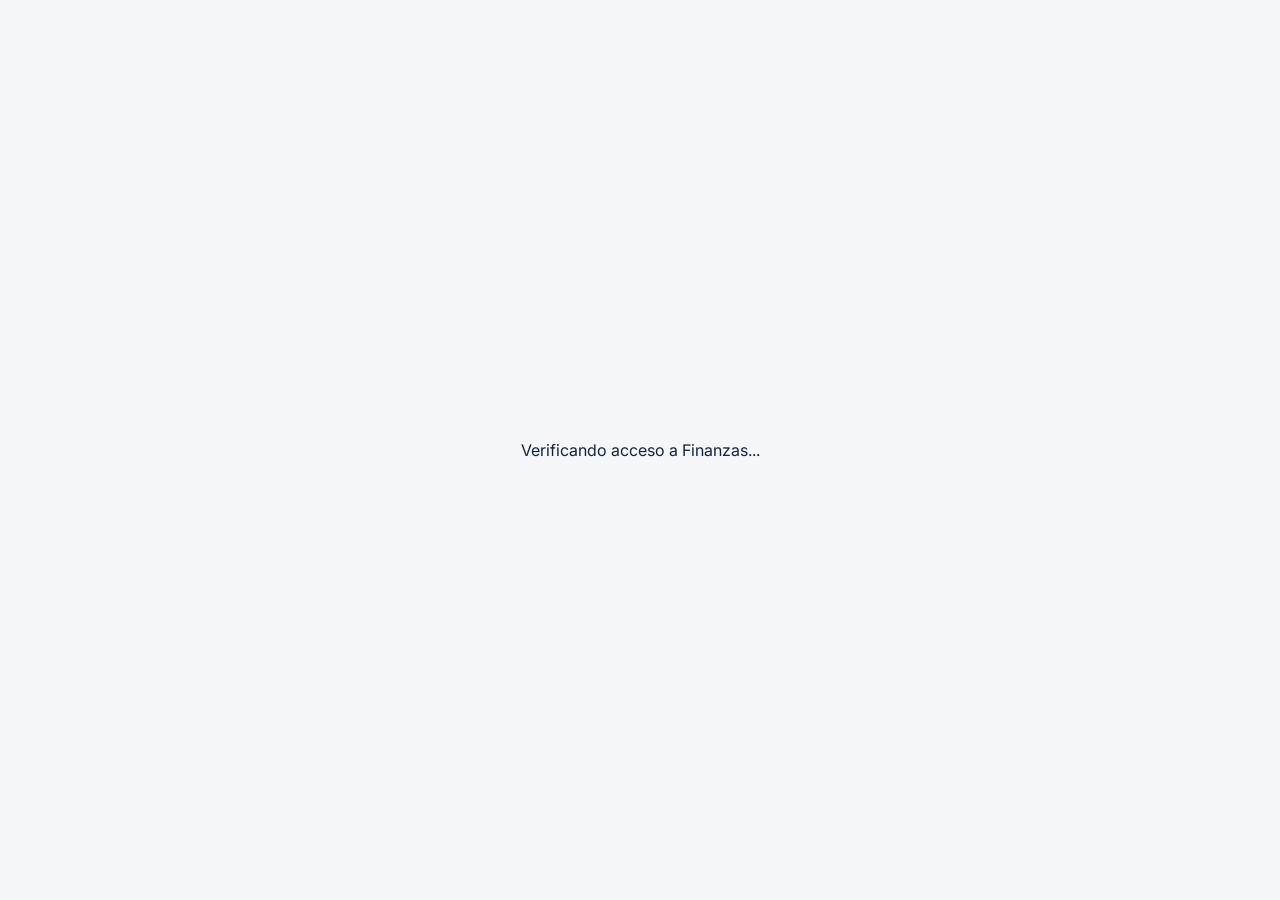
<file: finanzas.html>
<!DOCTYPE html>
<html lang="es">
<head>
<meta charset="UTF-8">
<meta name="viewport" content="width=device-width, initial-scale=1.0">
<title>Finanzas | Transportes</title>

<link rel="preconnect" href="https://fonts.googleapis.com">
<link href="https://fonts.googleapis.com/css2?family=Inter:wght@400;500;600;700;800&display=swap" rel="stylesheet">

<style>
:root {
    --navy: #14243A;
    --navy-light: #203B59;
    --orange: #F28C28;
    --bg: #F4F6F9;
    --white: #FFFFFF;
    --text: #263548;
    --muted: #8290A2;
    --border: #E8ECF1;
    --green: #16834A;
    --red: #C0392B;
}

* {
    box-sizing: border-box;
    margin: 0;
    padding: 0;
}

body {
    font-family: Inter, sans-serif;
    background: var(--bg);
    color: var(--text);
    min-height: 100vh;
}

.hidden { display: none !important; }

#loading {
    min-height: 100vh;
    display: grid;
    place-items: center;
    color: var(--navy);
}

#error {
    margin: 30px;
    padding: 20px;
    background: #FFF0EE;
    color: var(--red);
    border-radius: 10px;
    line-height: 1.6;
}

.layout {
    min-height: 100vh;
    display: flex;
}

.sidebar {
    width: 245px;
    background: var(--navy);
    color: white;
    padding: 28px 18px;
    display: flex;
    flex-direction: column;
    flex-shrink: 0;
}

.brand {
    font-size: 21px;
    font-weight: 800;
    padding: 0 12px 35px;
    letter-spacing: 1px;
}

.brand span { color: var(--orange); }

.sidebar-label {
    font-size: 10px;
    color: #8293A9;
    letter-spacing: 1.5px;
    font-weight: 700;
    padding: 0 12px;
    margin-bottom: 14px;
}

.sidebar-link {
    display: block;
    color: #C5D0DE;
    text-decoration: none;
    padding: 13px 12px;
    border-radius: 8px;
    font-size: 13px;
    margin-bottom: 6px;
}

.sidebar-link:hover,
.sidebar-link.active {
    background: var(--navy-light);
    color: white;
}

.sidebar-link.active {
    border-left: 3px solid var(--orange);
}

.sidebar-bottom {
    margin-top: auto;
    border-top: 1px solid #34465C;
    padding-top: 20px;
}

.user-email {
    font-size: 11px;
    color: #C5D0DE;
    padding: 10px;
    overflow-wrap: anywhere;
}

.logout {
    width: 100%;
    background: transparent;
    color: white;
    border: 1px solid #43566D;
    padding: 12px;
    border-radius: 8px;
    cursor: pointer;
    margin-top: 10px;
    font: inherit;
    font-size: 12px;
}

.main {
    flex: 1;
    min-width: 0;
    padding: 32px;
}

.topbar {
    display: flex;
    justify-content: space-between;
    align-items: center;
    gap: 20px;
    margin-bottom: 28px;
}

.topbar h1 {
    color: var(--navy);
    font-size: 25px;
}

.topbar p {
    color: var(--muted);
    font-size: 12px;
    margin-top: 7px;
}

.admin-badge {
    background: #FFF1E3;
    color: #B9630C;
    padding: 9px 13px;
    border-radius: 20px;
    font-size: 11px;
    font-weight: 700;
}

.tabs {
    display: flex;
    gap: 7px;
    flex-wrap: wrap;
    margin-bottom: 23px;
}

.tab {
    padding: 11px 17px;
    border: 1px solid var(--border);
    background: white;
    color: var(--text);
    border-radius: 8px;
    font: inherit;
    font-size: 12px;
    cursor: pointer;
}

.tab.active {
    background: var(--navy);
    color: white;
    border-color: var(--navy);
}

.summary {
    display: grid;
    grid-template-columns: repeat(4, 1fr);
    gap: 16px;
    margin-bottom: 24px;
}

.summary-card {
    background: white;
    border: 1px solid var(--border);
    border-radius: 11px;
    padding: 20px;
}

.summary-card span {
    color: var(--muted);
    font-size: 11px;
}

.summary-card strong {
    display: block;
    font-size: 24px;
    color: var(--navy);
    margin-top: 10px;
    overflow-wrap: anywhere;
}

.summary-card small {
    display: block;
    color: var(--muted);
    font-size: 10px;
    margin-top: 7px;
}

.panel {
    background: white;
    border: 1px solid var(--border);
    border-radius: 12px;
    padding: 23px;
    margin-bottom: 22px;
}

.panel-heading {
    display: flex;
    justify-content: space-between;
    align-items: center;
    gap: 15px;
    margin-bottom: 20px;
}

.panel-heading h2 {
    font-size: 15px;
    color: var(--navy);
}

.panel-heading p {
    font-size: 11px;
    color: var(--muted);
    margin-top: 5px;
}

.primary-button {
    background: var(--navy);
    color: white;
    border: 0;
    padding: 12px 18px;
    border-radius: 8px;
    cursor: pointer;
    font: inherit;
    font-size: 12px;
    font-weight: 600;
}

.primary-button:hover { background: var(--navy-light); }

.primary-button:disabled {
    opacity: .5;
    cursor: not-allowed;
}

.action-button {
    border: 1px solid var(--border);
    background: white;
    color: var(--navy);
    padding: 8px 11px;
    border-radius: 7px;
    cursor: pointer;
    font: inherit;
    font-size: 11px;
}

.action-button:hover { border-color: var(--orange); }

.search {
    width: 100%;
    max-width: 280px;
    padding: 11px 13px;
    border: 1px solid var(--border);
    border-radius: 8px;
    outline: none;
    font: inherit;
    font-size: 12px;
}

.search:focus,
.field input:focus,
.field select:focus {
    border-color: var(--orange);
}

.table-wrap { overflow-x: auto; }

table {
    width: 100%;
    border-collapse: collapse;
    min-width: 700px;
}

th {
    text-align: left;
    color: var(--muted);
    font-size: 10px;
    text-transform: uppercase;
    letter-spacing: .6px;
    padding: 13px 10px;
    border-bottom: 1px solid var(--border);
}

td {
    padding: 15px 10px;
    font-size: 12px;
    border-bottom: 1px solid var(--border);
}

tr:last-child td { border-bottom: 0; }

.record-name {
    font-weight: 700;
    color: var(--navy);
}

.record-detail {
    color: var(--muted);
    font-size: 10px;
    margin-top: 4px;
}

.amount {
    font-weight: 700;
    color: var(--navy);
    white-space: nowrap;
}

.status-pill {
    display: inline-block;
    padding: 5px 9px;
    border-radius: 20px;
    font-size: 10px;
    font-weight: 700;
}

.status-paid {
    color: var(--green);
    background: #E7F6ED;
}

.status-pending {
    color: #895014;
    background: #FFF1E3;
}

.status-overdue {
    color: var(--red);
    background: #FDECEA;
}

.editor-grid {
    display: grid;
    grid-template-columns: repeat(2, minmax(0, 1fr));
    gap: 17px;
}

.field label {
    display: block;
    color: var(--muted);
    font-size: 11px;
    margin-bottom: 8px;
}

.field input,
.field select {
    width: 100%;
    padding: 12px;
    border: 1px solid var(--border);
    border-radius: 8px;
    outline: none;
    font: inherit;
    font-size: 12px;
    background: white;
    color: var(--text);
}

.editor-actions {
    display: flex;
    align-items: center;
    gap: 12px;
    margin-top: 20px;
    flex-wrap: wrap;
}

.feedback {
    font-size: 12px;
    margin-top: 14px;
    line-height: 1.5;
}

.success { color: var(--green); }
.failure { color: var(--red); }

.empty {
    color: var(--muted);
    padding: 20px 0;
    font-size: 12px;
}

.filters {
    display: flex;
    align-items: center;
    gap: 10px;
    flex-wrap: wrap;
}

.filters select {
    padding: 11px;
    border: 1px solid var(--border);
    border-radius: 8px;
    font: inherit;
    font-size: 11px;
    background: white;
}

.balance-card {
    background: var(--navy);
    color: white;
    border-radius: 11px;
    padding: 23px;
    margin-bottom: 22px;
}

.balance-card span {
    font-size: 11px;
    color: #C5D0DE;
}

.balance-card strong {
    display: block;
    font-size: 29px;
    margin-top: 10px;
}

.balance-card p {
    font-size: 10px;
    color: #C5D0DE;
    margin-top: 8px;
}

.report-grid {
    display: grid;
    grid-template-columns: 1fr 1fr;
    gap: 16px;
}

.report-box {
    border: 1px solid var(--border);
    border-radius: 9px;
    padding: 18px;
}

.report-box span {
    font-size: 11px;
    color: var(--muted);
}

.report-box strong {
    display: block;
    color: var(--navy);
    font-size: 21px;
    margin-top: 9px;
}

.notice {
    background: #F4F6F9;
    color: var(--muted);
    border: 1px solid var(--border);
    padding: 14px;
    border-radius: 8px;
    font-size: 11px;
    line-height: 1.7;
    margin-top: 20px;
}

.demo-label {
    color: var(--muted);
    font-size: 10px;
    font-weight: 600;
}

@media(max-width: 1050px) {
    .summary { grid-template-columns: repeat(2, 1fr); }
}

@media(max-width: 850px) {
    .layout { flex-direction: column; }

    .sidebar {
        width: 100%;
        padding: 18px;
    }

    .brand { padding-bottom: 18px; }
    .sidebar-bottom { margin-top: 12px; }
    .main { padding: 22px 16px; }
}

@media(max-width: 550px) {
    .topbar,
    .panel-heading {
        align-items: flex-start;
        flex-direction: column;
    }

    .summary,
    .editor-grid,
    .report-grid {
        grid-template-columns: 1fr;
    }

    .search { max-width: none; }
}
</style>
</head>

<body>

<div id="loading">Verificando acceso a Finanzas...</div>
<div id="error" class="hidden"></div>

<div class="layout hidden" id="app">

    <aside class="sidebar">
        <div class="brand">TRANSPORTE<span>.</span></div>

        <div class="sidebar-label">MENÚ PRINCIPAL</div>

        <a href="./dashboard.html" class="sidebar-link">Inicio</a>
        <a href="./finanzas.html" class="sidebar-link active">Finanzas</a>
        <a href="./administracion.html" class="sidebar-link">Administración</a>

        <div class="sidebar-bottom">
            <div class="user-email" id="userEmail"></div>
            <button class="logout" id="logoutButton">Cerrar sesión</button>
        </div>
    </aside>

    <main class="main">

        <header class="topbar">
            <div>
                <h1>Finanzas</h1>
                <p>Control de ingresos, cobros, pagos y movimientos financieros.</p>
            </div>
            <div class="admin-badge">GESTIÓN FINANCIERA</div>
        </header>

        <nav class="tabs">
            <button class="tab active" data-view="resumen">Resumen</button>
            <button class="tab" data-view="cobros">Cobros</button>
            <button class="tab" data-view="pagos">Pagos</button>
            <button class="tab" data-view="reportes">Reportes</button>
        </nav>

        <!-- RESUMEN -->

        <section id="view-resumen" class="view">

            <section class="summary">
                <div class="summary-card">
                    <span>Ingresos recibidos</span>
                    <strong id="totalIncome">Q0.00</strong>
                    <small>Dinero efectivamente cobrado</small>
                </div>

                <div class="summary-card">
                    <span>Gastos pagados</span>
                    <strong id="totalExpenses">Q0.00</strong>
                    <small>Dinero efectivamente pagado</small>
                </div>

                <div class="summary-card">
                    <span>Cobros pendientes</span>
                    <strong id="pendingIncome">Q0.00</strong>
                    <small>Por recibir de clientes</small>
                </div>

                <div class="summary-card">
                    <span>Pagos pendientes</span>
                    <strong id="pendingExpenses">Q0.00</strong>
                    <small>Por pagar a proveedores</small>
                </div>
            </section>

            <section class="balance-card">
                <span>Balance neto de movimientos registrados</span>
                <strong id="netBalance">Q0.00</strong>
                <p>Ingresos recibidos menos gastos pagados. No representa necesariamente el saldo bancario.</p>
            </section>

            <section class="panel">
                <div class="panel-heading">
                    <div>
                        <h2>Movimientos recientes</h2>
                        <p>Últimos cobros y pagos registrados.</p>
                    </div>
                    <span class="demo-label">DATOS DE PRUEBA</span>
                </div>

                <div class="table-wrap">
                    <table>
                        <thead>
                            <tr>
                                <th>Concepto</th>
                                <th>Tipo</th>
                                <th>Fecha</th>
                                <th>Monto</th>
                                <th>Estado</th>
                            </tr>
                        </thead>
                        <tbody id="recentTable"></tbody>
                    </table>
                </div>

                <p id="recentEmpty" class="empty hidden">No hay movimientos registrados.</p>
            </section>

        </section>

        <!-- COBROS -->

        <section id="view-cobros" class="view hidden">

            <section class="summary">
                <div class="summary-card">
                    <span>Total cobrado</span>
                    <strong id="collectedTotal">Q0.00</strong>
                </div>
                <div class="summary-card">
                    <span>Pendiente de cobro</span>
                    <strong id="receivableTotal">Q0.00</strong>
                </div>
                <div class="summary-card">
                    <span>Cuentas vencidas</span>
                    <strong id="overdueReceivable">Q0.00</strong>
                </div>
            </section>

            <section class="panel">
                <div class="panel-heading">
                    <div>
                        <h2>Registrar cobro</h2>
                        <p>Registra cuentas pendientes de recibir de tus clientes.</p>
                    </div>
                </div>

                <form id="incomeForm">
                    <div class="editor-grid">
                        <div class="field">
                            <label for="incomeClient">Cliente</label>
                            <input id="incomeClient" maxlength="120" required placeholder="Nombre del cliente">
                        </div>

                        <div class="field">
                            <label for="incomeConcept">Concepto</label>
                            <input id="incomeConcept" maxlength="150" required placeholder="Ej. Servicio de transporte">
                        </div>

                        <div class="field">
                            <label for="incomeAmount">Monto (Q)</label>
                            <input id="incomeAmount" type="number" min="0.01" step="0.01" required>
                        </div>

                        <div class="field">
                            <label for="incomeDue">Fecha de vencimiento</label>
                            <input id="incomeDue" type="date" required>
                        </div>

                        <div class="field">
                            <label for="incomeStatus">Estado inicial</label>
                            <select id="incomeStatus">
                                <option value="pending">Pendiente</option>
                                <option value="paid">Pagado</option>
                            </select>
                        </div>
                    </div>

                    <div class="editor-actions">
                        <button type="submit" class="primary-button">Registrar cobro</button>
                    </div>
                    <div id="incomeFeedback" class="feedback" role="status"></div>
                </form>
            </section>

            <section class="panel">
                <div class="panel-heading">
                    <div>
                        <h2>Cuentas por cobrar</h2>
                        <p>Control de los ingresos pendientes y recibidos.</p>
                    </div>
                    <div class="filters">
                        <input class="search" id="searchIncome" type="search" placeholder="Buscar cliente o concepto">
                        <select id="filterIncome">
                            <option value="all">Todos los estados</option>
                            <option value="pending">Pendientes</option>
                            <option value="paid">Pagados</option>
                            <option value="overdue">Vencidos</option>
                        </select>
                    </div>
                </div>

                <div class="table-wrap">
                    <table>
                        <thead>
                            <tr>
                                <th>Cliente / Concepto</th>
                                <th>Vencimiento</th>
                                <th>Monto</th>
                                <th>Estado</th>
                                <th>Acción</th>
                            </tr>
                        </thead>
                        <tbody id="incomeTable"></tbody>
                    </table>
                </div>

                <p id="incomeEmpty" class="empty hidden">No se encontraron cobros.</p>
            </section>

        </section>

        <!-- PAGOS -->

        <section id="view-pagos" class="view hidden">

            <section class="summary">
                <div class="summary-card">
                    <span>Total pagado</span>
                    <strong id="paidTotal">Q0.00</strong>
                </div>
                <div class="summary-card">
                    <span>Pendiente de pago</span>
                    <strong id="payableTotal">Q0.00</strong>
                </div>
                <div class="summary-card">
                    <span>Pagos vencidos</span>
                    <strong id="overduePayable">Q0.00</strong>
                </div>
            </section>

            <section class="panel">
                <div class="panel-heading">
                    <div>
                        <h2>Registrar pago</h2>
                        <p>Registra obligaciones y pagos a proveedores.</p>
                    </div>
                </div>

                <form id="expenseForm">
                    <div class="editor-grid">
                        <div class="field">
                            <label for="expenseProvider">Proveedor / Destinatario</label>
                            <input id="expenseProvider" maxlength="120" required placeholder="Nombre del proveedor">
                        </div>

                        <div class="field">
                            <label for="expenseConcept">Concepto</label>
                            <input id="expenseConcept" maxlength="150" required placeholder="Ej. Compra de repuestos">
                        </div>

                        <div class="field">
                            <label for="expenseCategory">Categoría</label>
                            <select id="expenseCategory" required>
                                <option value="">Seleccionar categoría</option>
                                <option value="Combustible">Combustible</option>
                                <option value="Mantenimiento">Mantenimiento</option>
                                <option value="Repuestos">Repuestos</option>
                                <option value="Planilla">Planilla</option>
                                <option value="Servicios">Servicios</option>
                                <option value="Otros">Otros</option>
                            </select>
                        </div>

                        <div class="field">
                            <label for="expenseAmount">Monto (Q)</label>
                            <input id="expenseAmount" type="number" min="0.01" step="0.01" required>
                        </div>

                        <div class="field">
                            <label for="expenseDue">Fecha de vencimiento</label>
                            <input id="expenseDue" type="date" required>
                        </div>

                        <div class="field">
                            <label for="expenseStatus">Estado inicial</label>
                            <select id="expenseStatus">
                                <option value="pending">Pendiente</option>
                                <option value="paid">Pagado</option>
                            </select>
                        </div>
                    </div>

                    <div class="editor-actions">
                        <button type="submit" class="primary-button">Registrar pago</button>
                    </div>
                    <div id="expenseFeedback" class="feedback" role="status"></div>
                </form>
            </section>

            <section class="panel">
                <div class="panel-heading">
                    <div>
                        <h2>Cuentas por pagar</h2>
                        <p>Control de obligaciones y pagos realizados.</p>
                    </div>
                    <div class="filters">
                        <input class="search" id="searchExpense" type="search" placeholder="Buscar proveedor o concepto">
                        <select id="filterExpense">
                            <option value="all">Todos los estados</option>
                            <option value="pending">Pendientes</option>
                            <option value="paid">Pagados</option>
                            <option value="overdue">Vencidos</option>
                        </select>
                    </div>
                </div>

                <div class="table-wrap">
                    <table>
                        <thead>
                            <tr>
                                <th>Proveedor / Concepto</th>
                                <th>Categoría</th>
                                <th>Vencimiento</th>
                                <th>Monto</th>
                                <th>Estado</th>
                                <th>Acción</th>
                            </tr>
                        </thead>
                        <tbody id="expenseTable"></tbody>
                    </table>
                </div>

                <p id="expenseEmpty" class="empty hidden">No se encontraron pagos.</p>
            </section>

        </section>

        <!-- REPORTES -->

        <section id="view-reportes" class="view hidden">

            <section class="panel">
                <div class="panel-heading">
                    <div>
                        <h2>Reporte financiero</h2>
                        <p>Consulta los resultados según el período seleccionado.</p>
                    </div>
                    <div class="filters">
                        <select id="reportPeriod">
                            <option value="all">Todo el período</option>
                            <option value="month">Este mes</option>
                            <option value="year">Este año</option>
                        </select>
                    </div>
                </div>

                <div class="balance-card">
                    <span>Resultado neto del período</span>
                    <strong id="reportBalance">Q0.00</strong>
                    <p>Ingresos cobrados menos gastos pagados.</p>
                </div>

                <div class="report-grid">
                    <div class="report-box">
                        <span>Ingresos recibidos</span>
                        <strong id="reportIncome">Q0.00</strong>
                    </div>
                    <div class="report-box">
                        <span>Gastos pagados</span>
                        <strong id="reportExpenses">Q0.00</strong>
                    </div>
                    <div class="report-box">
                        <span>Cobros pendientes</span>
                        <strong id="reportPendingIncome">Q0.00</strong>
                    </div>
                    <div class="report-box">
                        <span>Pagos pendientes</span>
                        <strong id="reportPendingExpenses">Q0.00</strong>
                    </div>
                </div>
            </section>

            <section class="panel">
                <div class="panel-heading">
                    <div>
                        <h2>Desglose de gastos</h2>
                        <p>Gastos efectivamente pagados por categoría.</p>
                    </div>
                </div>
                <div id="categoryReport"></div>
            </section>

        </section>

        <div class="notice">
            <strong>Modo de demostración:</strong>
            los registros de este módulo son temporales y se mantienen únicamente
            mientras la página permanece abierta. Todavía no se guardan en Supabase.
        </div>

    </main>
</div>

<script type="module">
import { supabase } from "./js/config.js";

// =====================================
// ACCESO Y AUTENTICACIÓN
// =====================================

const loading = document.getElementById("loading");
const app = document.getElementById("app");
const errorBox = document.getElementById("error");

let currentUser = null;
let currentProfile = null;

function showError(message) {
    loading.classList.add("hidden");
    app.classList.add("hidden");
    errorBox.textContent = message;
    errorBox.classList.remove("hidden");
}

async function initialize() {
    try {
        const { data, error } = await supabase.auth.getSession();

        if (error) throw error;

        if (!data.session) {
            window.location.replace("./index.html");
            return;
        }

        currentUser = data.session.user;

        const { data: profile, error: profileError } = await supabase
            .from("profiles")
            .select("id, role, status")
            .eq("id", currentUser.id)
            .single();

        if (profileError) throw profileError;

        currentProfile = profile;

        if (!profile || profile.status !== "active") {
            showError("Tu cuenta no está activa.");
            return;
        }

        // El superadministrador tiene acceso general.
        if (profile.role !== "superadmin") {
            const { data: permission, error: permissionError } =
                await supabase
                    .from("user_module_permissions")
                    .select("can_access")
                    .eq("user_id", currentUser.id)
                    .eq("module_code", "finanzas")
                    .maybeSingle();

            if (permissionError) throw permissionError;

            if (!permission || permission.can_access !== true) {
                showError("No tienes permiso para acceder al módulo de Finanzas.");
                return;
            }
        }

        document.getElementById("userEmail").textContent =
            currentUser.email || "Usuario";

        loading.classList.add("hidden");
        app.classList.remove("hidden");

        renderAll();

    } catch (error) {
        console.error(error);
        showError("No se pudo verificar el acceso: " + error.message);
    }
}

// =====================================
// DATOS DE PRUEBA
// =====================================

const today = new Date();

function dateOffset(days) {
    const date = new Date();
    date.setDate(date.getDate() + days);
    return date.toISOString().slice(0, 10);
}

let incomes = [
    {
        id: 1,
        client: "Empresa ABC",
        concept: "Servicio de transporte",
        amount: 4500,
        due: dateOffset(5),
        status: "pending",
        created: dateOffset(-2)
    },
    {
        id: 2,
        client: "Corporación XYZ",
        concept: "Contrato mensual",
        amount: 6500,
        due: dateOffset(-3),
        status: "pending",
        created: dateOffset(-10)
    },
    {
        id: 3,
        client: "Comercial del Norte",
        concept: "Servicio de traslado",
        amount: 2200,
        due: dateOffset(-5),
        status: "paid",
        created: dateOffset(-15)
    }
];

let expenses = [
    {
        id: 1,
        provider: "Gasolinera Central",
        concept: "Combustible de vehículos",
        category: "Combustible",
        amount: 1800,
        due: dateOffset(4),
        status: "paid",
        created: dateOffset(-2)
    },
    {
        id: 2,
        provider: "Taller Mecánico",
        concept: "Mantenimiento preventivo",
        category: "Mantenimiento",
        amount: 950,
        due: dateOffset(-4),
        status: "pending",
        created: dateOffset(-8)
    },
    {
        id: 3,
        provider: "Proveedor de repuestos",
        concept: "Compra de repuestos",
        category: "Repuestos",
        amount: 600,
        due: dateOffset(3),
        status: "pending",
        created: dateOffset(-1)
    }
];

let nextIncomeId = 4;
let nextExpenseId = 4;

// =====================================
// FUNCIONES GENERALES
// =====================================

const money = value =>
    new Intl.NumberFormat("es-GT", {
        style: "currency",
        currency: "GTQ",
        minimumFractionDigits: 2
    }).format(value);

const escapeHTML = value =>
    String(value).replace(/[&<>"']/g, char => ({
        "&": "&amp;",
        "<": "&lt;",
        ">": "&gt;",
        '"': "&quot;",
        "'": "&#039;"
    })[char]);

function getStatus(record) {
    if (record.status === "paid") return "paid";

    if (record.due < dateOffset(0)) return "overdue";

    return "pending";
}

function statusHTML(status) {
    const labels = {
        paid: "Pagado",
        pending: "Pendiente",
        overdue: "Vencido"
    };

    return `<span class="status-pill status-${status}">
        ${labels[status]}
    </span>`;
}

function formatDate(value) {
    if (!value) return "—";
    const [year, month, day] = value.split("-");
    return `${day}/${month}/${year}`;
}

function sum(records) {
    return records.reduce((total, record) => total + Number(record.amount), 0);
}

function feedback(id, message, success = true) {
    const element = document.getElementById(id);
    element.textContent = message;
    element.className = "feedback " + (success ? "success" : "failure");
}

function movementDate(record) {
    return record.created || record.due;
}

// =====================================
// RESUMEN
// =====================================

function renderSummary() {
    const collected = sum(incomes.filter(x => x.status === "paid"));
    const receivedPending = sum(incomes.filter(x => getStatus(x) !== "paid"));
    const paid = sum(expenses.filter(x => x.status === "paid"));
    const expensesPending = sum(expenses.filter(x => getStatus(x) !== "paid"));

    document.getElementById("totalIncome").textContent = money(collected);
    document.getElementById("totalExpenses").textContent = money(paid);
    document.getElementById("pendingIncome").textContent = money(receivedPending);
    document.getElementById("pendingExpenses").textContent = money(expensesPending);
    document.getElementById("netBalance").textContent = money(collected - paid);

    document.getElementById("collectedTotal").textContent = money(collected);
    document.getElementById("receivableTotal").textContent = money(receivedPending);
    document.getElementById("overdueReceivable").textContent =
        money(sum(incomes.filter(x => getStatus(x) === "overdue")));

    document.getElementById("paidTotal").textContent = money(paid);
    document.getElementById("payableTotal").textContent = money(expensesPending);
    document.getElementById("overduePayable").textContent =
        money(sum(expenses.filter(x => getStatus(x) === "overdue")));

    const movements = [
        ...incomes.map(x => ({
            name: x.client,
            concept: x.concept,
            type: "Cobro",
            amount: x.amount,
            status: getStatus(x),
            date: movementDate(x),
            paid: x.status === "paid"
        })),
        ...expenses.map(x => ({
            name: x.provider,
            concept: x.concept,
            type: "Pago",
            amount: x.amount,
            status: getStatus(x),
            date: movementDate(x),
            paid: x.status === "paid"
        }))
    ].sort((a, b) => b.date.localeCompare(a.date));

    const table = document.getElementById("recentTable");
    table.innerHTML = "";

    movements.slice(0, 8).forEach(item => {
        const row = document.createElement("tr");
        row.innerHTML = `
            <td>
                <div class="record-name">${escapeHTML(item.name)}</div>
                <div class="record-detail">${escapeHTML(item.concept)}</div>
            </td>
            <td>${item.type}</td>
            <td>${formatDate(item.date)}</td>
            <td class="amount">${money(item.amount)}</td>
            <td>${statusHTML(item.status)}</td>
        `;
        table.appendChild(row);
    });

    document.getElementById("recentEmpty")
        .classList.toggle("hidden", movements.length > 0);
}

// =====================================
// TABLA DE COBROS
// =====================================

function renderIncomes() {
    const search = document.getElementById("searchIncome").value.toLowerCase();
    const filter = document.getElementById("filterIncome").value;

    const filtered = incomes.filter(item => {
        const status = getStatus(item);
        const matchesSearch =
            item.client.toLowerCase().includes(search) ||
            item.concept.toLowerCase().includes(search);

        return matchesSearch &&
            (filter === "all" || status === filter);
    });

    const table = document.getElementById("incomeTable");
    table.innerHTML = "";

    filtered.forEach(item => {
        const row = document.createElement("tr");

        row.innerHTML = `
            <td>
                <div class="record-name">${escapeHTML(item.client)}</div>
                <div class="record-detail">${escapeHTML(item.concept)}</div>
            </td>
            <td>${formatDate(item.due)}</td>
            <td class="amount">${money(item.amount)}</td>
            <td>${statusHTML(getStatus(item))}</td>
            <td>
                ${item.status === "paid"
                    ? '<span class="demo-label">Completado</span>'
                    : `<button class="action-button" data-income-id="${item.id}">
                        Marcar pagado
                    </button>`
                }
            </td>
        `;

        table.appendChild(row);
    });

    document.getElementById("incomeEmpty")
        .classList.toggle("hidden", filtered.length > 0);
}

// =====================================
// TABLA DE PAGOS
// =====================================

function renderExpenses() {
    const search = document.getElementById("searchExpense").value.toLowerCase();
    const filter = document.getElementById("filterExpense").value;

    const filtered = expenses.filter(item => {
        const status = getStatus(item);
        const matchesSearch =
            item.provider.toLowerCase().includes(search) ||
            item.concept.toLowerCase().includes(search) ||
            item.category.toLowerCase().includes(search);

        return matchesSearch &&
            (filter === "all" || status === filter);
    });

    const table = document.getElementById("expenseTable");
    table.innerHTML = "";

    filtered.forEach(item => {
        const row = document.createElement("tr");

        row.innerHTML = `
            <td>
                <div class="record-name">${escapeHTML(item.provider)}</div>
                <div class="record-detail">${escapeHTML(item.concept)}</div>
            </td>
            <td>${escapeHTML(item.category)}</td>
            <td>${formatDate(item.due)}</td>
            <td class="amount">${money(item.amount)}</td>
            <td>${statusHTML(getStatus(item))}</td>
            <td>
                ${item.status === "paid"
                    ? '<span class="demo-label">Completado</span>'
                    : `<button class="action-button" data-expense-id="${item.id}">
                        Marcar pagado
                    </button>`
                }
            </td>
        `;

        table.appendChild(row);
    });

    document.getElementById("expenseEmpty")
        .classList.toggle("hidden", filtered.length > 0);
}

// =====================================
// CREAR COBRO
// =====================================

document.getElementById("incomeForm").addEventListener("submit", event => {
    event.preventDefault();

    const client = document.getElementById("incomeClient").value.trim();
    const concept = document.getElementById("incomeConcept").value.trim();
    const amount = Number(document.getElementById("incomeAmount").value);
    const due = document.getElementById("incomeDue").value;
    const status = document.getElementById("incomeStatus").value;

    if (!client || !concept || !Number.isFinite(amount) ||
        amount <= 0 || !due || !["paid", "pending"].includes(status)) {
        feedback("incomeFeedback", "Revisa los datos del formulario.", false);
        return;
    }

    incomes.unshift({
        id: nextIncomeId++,
        client,
        concept,
        amount,
        due,
        status,
        created: dateOffset(0)
    });

    event.target.reset();

    feedback("incomeFeedback", "Cobro agregado correctamente. Registro temporal.");
    renderAll();
});

// =====================================
// CREAR PAGO
// =====================================

document.getElementById("expenseForm").addEventListener("submit", event => {
    event.preventDefault();

    const provider = document.getElementById("expenseProvider").value.trim();
    const concept = document.getElementById("expenseConcept").value.trim();
    const category = document.getElementById("expenseCategory").value;
    const amount = Number(document.getElementById("expenseAmount").value);
    const due = document.getElementById("expenseDue").value;
    const status = document.getElementById("expenseStatus").value;

    if (!provider || !concept || !category ||
        !Number.isFinite(amount) || amount <= 0 || !due ||
        !["paid", "pending"].includes(status)) {
        feedback("expenseFeedback", "Revisa los datos del formulario.", false);
        return;
    }

    expenses.unshift({
        id: nextExpenseId++,
        provider,
        concept,
        category,
        amount,
        due,
        status,
        created: dateOffset(0)
    });

    event.target.reset();

    feedback("expenseFeedback", "Pago agregado correctamente. Registro temporal.");
    renderAll();
});

// =====================================
// MARCAR COMO PAGADO
// =====================================

document.getElementById("incomeTable").addEventListener("click", event => {
    const button = event.target.closest("[data-income-id]");
    if (!button) return;

    const item = incomes.find(x => x.id === Number(button.dataset.incomeId));
    if (!item || item.status === "paid") return;

    if (!confirm("¿Confirmas que este cobro ya fue recibido?")) return;

    item.status = "paid";
    renderAll();
});

document.getElementById("expenseTable").addEventListener("click", event => {
    const button = event.target.closest("[data-expense-id]");
    if (!button) return;

    const item = expenses.find(x => x.id === Number(button.dataset.expenseId));
    if (!item || item.status === "paid") return;

    if (!confirm("¿Confirmas que este pago ya fue realizado?")) return;

    item.status = "paid";
    renderAll();
});

// =====================================
// REPORTES
// =====================================

function renderReports() {
    const period = document.getElementById("reportPeriod").value;
    const now = new Date();

    function belongsToPeriod(record) {
        if (period === "all") return true;

        const [year, month] = record.created.split("-").map(Number);

        if (period === "year") return year === now.getFullYear();

        return year === now.getFullYear() &&
            month === now.getMonth() + 1;
    }

    const reportIncomes = incomes.filter(x =>
        x.status === "paid" && belongsToPeriod(x)
    );

    const reportExpenses = expenses.filter(x =>
        x.status === "paid" && belongsToPeriod(x)
    );

    const pendingIncome = incomes.filter(x =>
        x.status !== "paid" && belongsToPeriod(x)
    );

    const pendingExpenses = expenses.filter(x =>
        x.status !== "paid" && belongsToPeriod(x)
    );

    const incomeTotal = sum(reportIncomes);
    const expenseTotal = sum(reportExpenses);

    document.getElementById("reportIncome").textContent = money(incomeTotal);
    document.getElementById("reportExpenses").textContent = money(expenseTotal);
    document.getElementById("reportBalance").textContent =
        money(incomeTotal - expenseTotal);

    document.getElementById("reportPendingIncome").textContent =
        money(sum(pendingIncome));

    document.getElementById("reportPendingExpenses").textContent =
        money(sum(pendingExpenses));

    const categories = {};

    reportExpenses.forEach(item => {
        categories[item.category] =
            (categories[item.category] || 0) + item.amount;
    });

    const container = document.getElementById("categoryReport");
    container.innerHTML = "";

    const entries = Object.entries(categories);

    if (!entries.length) {
        container.innerHTML = '<p class="empty">No hay gastos pagados en este período.</p>';
        return;
    }

    const max = Math.max(...entries.map(([, amount]) => amount));

    entries.sort((a, b) => b[1] - a[1]).forEach(([category, amount]) => {
        const percentage = (amount / max) * 100;

        const item = document.createElement("div");
        item.style.marginBottom = "17px";

        item.innerHTML = `
            <div style="display:flex;justify-content:space-between;gap:10px;font-size:12px;margin-bottom:8px">
                <strong style="color:var(--navy)">${escapeHTML(category)}</strong>
                <span>${money(amount)}</span>
            </div>
            <div style="height:8px;background:var(--bg);border-radius:10px;overflow:hidden">
                <div style="height:100%;width:${percentage}%;background:var(--navy);border-radius:10px"></div>
            </div>
        `;

        container.appendChild(item);
    });
}

// =====================================
// NAVEGACIÓN
// =====================================

function switchView(view) {
    document.querySelectorAll(".view").forEach(section => {
        section.classList.toggle("hidden", section.id !== `view-${view}`);
    });

    document.querySelectorAll(".tab").forEach(tab => {
        tab.classList.toggle("active", tab.dataset.view === view);
    });

    if (view === "reportes") renderReports();
}

document.querySelectorAll(".tab").forEach(tab => {
    tab.addEventListener("click", () => switchView(tab.dataset.view));
});

// =====================================
// BÚSQUEDA Y FILTROS
// =====================================

document.getElementById("searchIncome")
    .addEventListener("input", renderIncomes);

document.getElementById("filterIncome")
    .addEventListener("change", renderIncomes);

document.getElementById("searchExpense")
    .addEventListener("input", renderExpenses);

document.getElementById("filterExpense")
    .addEventListener("change", renderExpenses);

document.getElementById("reportPeriod")
    .addEventListener("change", renderReports);

// =====================================
// ACTUALIZACIÓN GENERAL
// =====================================

function renderAll() {
    renderSummary();
    renderIncomes();
    renderExpenses();
    renderReports();
}

// =====================================
// CERRAR SESIÓN
// =====================================

document.getElementById("logoutButton").addEventListener("click", async () => {
    const { error } = await supabase.auth.signOut();

    if (error) {
        alert("No se pudo cerrar la sesión: " + error.message);
        return;
    }

    window.location.replace("./index.html");
});

initialize();
</script>

</body>
</html>
</file>
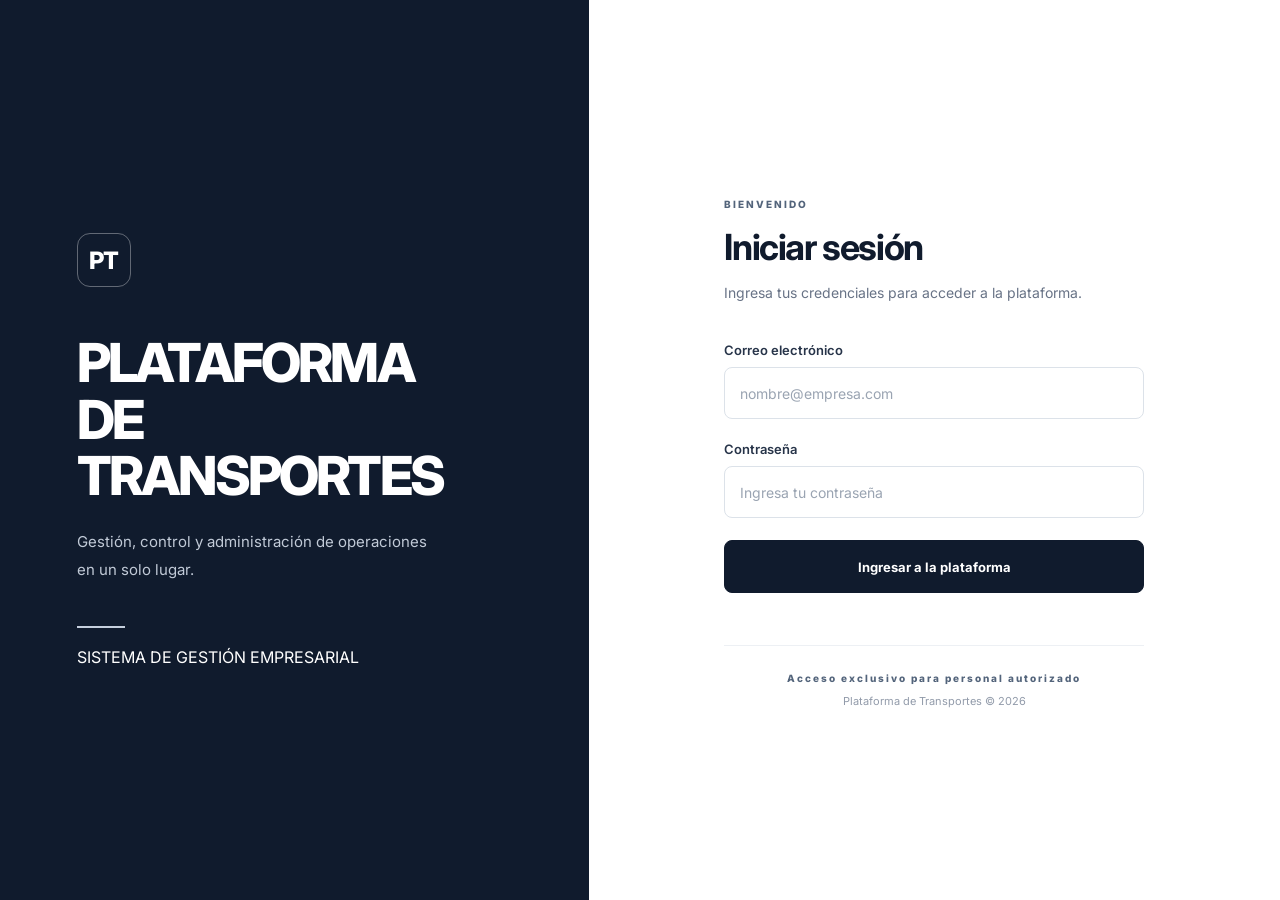
<file: índex.html>
<!DOCTYPE html>
<html lang="es">

<head>
    <meta charset="UTF-8">
    <meta name="viewport" content="width=device-width, initial-scale=1.0">

    <title>Plataforma de Transportes</title>

    <link rel="stylesheet" href="css/style.css">

    <link rel="preconnect" href="https://fonts.googleapis.com">
    <link rel="preconnect" href="https://fonts.gstatic.com" crossorigin>

    <link href="https://fonts.googleapis.com/css2?family=Inter:wght@400;500;600;700;800&display=swap" rel="stylesheet">
</head>

<body>

    <main class="login-container">

        <section class="login-brand">

            <div class="brand-content">

                <div class="brand-symbol">PT</div>

                <h1>PLATAFORMA<br>DE TRANSPORTES</h1>

                <p>
                    Gestión, control y administración
                    de operaciones en un solo lugar.
                </p>

                <div class="brand-line"></div>

                <span>SISTEMA DE GESTIÓN EMPRESARIAL</span>

            </div>

        </section>


        <section class="login-section">

            <div class="login-box">

                <div class="login-heading">

                    <span class="welcome-label">
                        BIENVENIDO
                    </span>

                    <h2>Iniciar sesión</h2>

                    <p>
                        Ingresa tus credenciales para acceder
                        a la plataforma.
                    </p>

                </div>


                <form id="loginForm">

                    <div class="form-group">

                        <label for="email">
                            Correo electrónico
                        </label>

                        <input
                            type="email"
                            id="email"
                            placeholder="nombre@empresa.com"
                            required
                        >

                    </div>


                    <div class="form-group">

                        <label for="password">
                            Contraseña
                        </label>

                        <input
                            type="password"
                            id="password"
                            placeholder="Ingresa tu contraseña"
                            required
                        >

                    </div>


                    <div id="loginMessage" class="login-message"></div>


                    <button type="submit" id="loginButton">

                        <span id="buttonText">
                            Ingresar a la plataforma
                        </span>

                    </button>

                </form>


                <div class="login-footer">

                    <span>
                        Acceso exclusivo para personal autorizado
                    </span>

                    <p>
                        Plataforma de Transportes © 2026
                    </p>

                </div>

            </div>

        </section>

    </main>


    <script type="module" src="js/app.js"></script>

</body>

</html>
</file>
<file: css/style.css>
* {
    margin: 0;
    padding: 0;
    box-sizing: border-box;
}

:root {
    color-scheme: light;
    --navy: #101b2d;
    --navy-soft: #182840;
    --ink: #111827;
    --muted: #687386;
    --line: #dce2e9;
    --white: #ffffff;
    --surface: #f4f6f9;
}

html, body {
    min-height: 100%;
}

body {
    min-height: 100vh;
    min-height: 100svh;
    font-family: "Inter", -apple-system, BlinkMacSystemFont, "Segoe UI", sans-serif;
    color: var(--ink);
    background: var(--surface);
    -webkit-font-smoothing: antialiased;
}

.login-container {
    display: grid;
    grid-template-columns: minmax(320px, 0.92fr) minmax(420px, 1.08fr);
    min-height: 100vh;
    min-height: 100svh;
    width: 100%;
    overflow: hidden;
}

/* PANEL DE IDENTIDAD */

.login-brand {
    position: relative;
    display: flex;
    align-items: center;
    justify-content: center;
    min-height: 100%;
    padding: clamp(36px, 6vw, 88px);
    overflow: hidden;
    color: var(--white);
    background: var(--navy);
}

.brand-content {
    position: relative;
    z-index: 1;
    width: 100%;
    max-width: 470px;
}

.brand-symbol {
    display: flex;
    align-items: center;
    justify-content: center;
    width: 54px;
    height: 54px;
    margin-bottom: 48px;
    border: 1px solid rgba(255,255,255,.34);
    border-radius: 13px;
    color: var(--white);
    font-size: 24px;
    font-weight: 800;
    letter-spacing: -1px;
}

.brand-kicker,
.brand-caption {
    display: block;
    color: #aebbd0;
    font-size: 10px;
    font-weight: 700;
    letter-spacing: 2.2px;
}

.brand-content h1 {
    margin-top: 15px;
    color: var(--white);
    font-size: clamp(38px, 4.2vw, 58px);
    line-height: 1.05;
    letter-spacing: -2.8px;
    font-weight: 800;
}

.brand-content p {
    max-width: 365px;
    margin-top: 24px;
    color: #c1cad7;
    font-size: 15px;
    line-height: 1.85;
}

.brand-line {
    width: 48px;
    height: 2px;
    margin: 42px 0 19px;
    background: #c5cfdd;
}

.brand-decoration {
    position: absolute;
    right: -170px;
    bottom: -220px;
    width: 520px;
    height: 520px;
    border: 1px solid rgba(255,255,255,.08);
    border-radius: 50%;
}

.brand-decoration::before,
.brand-decoration::after {
    position: absolute;
    content: "";
    border: 1px solid rgba(255,255,255,.07);
    border-radius: 50%;
}

.brand-decoration::before {
    inset: 45px;
}

.brand-decoration::after {
    inset: 95px;
}

/* PANEL DE ACCESO */

.login-section {
    display: flex;
    align-items: center;
    justify-content: center;
    min-width: 0;
    padding: clamp(32px, 6vw, 84px);
    background: var(--white);
}

.login-box {
    width: 100%;
    max-width: 420px;
}

.welcome-label {
    color: #53647b;
    font-size: 10px;
    font-weight: 800;
    letter-spacing: 2px;
}

.login-heading h2 {
    margin-top: 14px;
    color: var(--navy);
    font-size: clamp(29px, 3vw, 36px);
    line-height: 1.2;
    letter-spacing: -1.4px;
    font-weight: 700;
}

.login-heading p {
    margin-top: 12px;
    margin-bottom: 38px;
    color: var(--muted);
    font-size: 14px;
    line-height: 1.7;
}

/* FORMULARIO */

.form-group {
    margin-bottom: 22px;
}

.form-group label {
    display: block;
    margin-bottom: 9px;
    color: #273449;
    font-size: 13px;
    font-weight: 600;
}

.form-group input {
    display: block;
    width: 100%;
    height: 52px;
    padding: 0 15px;
    border: 1px solid var(--line);
    border-radius: 8px;
    outline: none;
    background: #fff;
    color: var(--ink);
    font: inherit;
    font-size: 14px;
    transition: border-color .18s ease, box-shadow .18s ease;
}

.form-group input::placeholder {
    color: #9aa4b2;
}

.form-group input:hover {
    border-color: #aeb9c8;
}

.form-group input:focus {
    border-color: #40536e;
    box-shadow: 0 0 0 3px rgba(31, 49, 75, .10);
}

/* BOTÓN */

#loginButton {
    display: flex;
    align-items: center;
    justify-content: center;
    gap: 12px;
    width: 100%;
    min-height: 53px;
    margin-top: 7px;
    padding: 0 18px;
    border: 1px solid var(--navy);
    border-radius: 8px;
    background: var(--navy);
    color: var(--white);
    font-family: inherit;
    font-size: 13px;
    font-weight: 700;
    cursor: pointer;
    transition: background .18s ease, transform .18s ease, opacity .18s ease;
}

#loginButton:hover {
    background: var(--navy-soft);
}

#loginButton:active {
    transform: translateY(1px);
}

#loginButton:focus-visible {
    outline: 3px solid rgba(31, 49, 75, .22);
    outline-offset: 3px;
}

#loginButton:disabled {
    opacity: .65;
    cursor: not-allowed;
}

.button-arrow {
    font-size: 18px;
    line-height: 1;
}

/* MENSAJES */

.login-message {
    display: none;
    margin: 0 0 15px;
    font-size: 13px;
    line-height: 1.5;
}

.login-message.error {
    display: block;
    color: #b42318;
}

.login-message.success {
    display: block;
    color: #187044;
}

/* PIE */

.login-footer {
    margin-top: 52px;
    padding-top: 20px;
    border-top: 1px solid #edf0f4;
    text-align: center;
}

.login-footer span {
    color: #53647b;
    font-size: 10px;
    font-weight: 800;
    letter-spacing: 2px;
}

.login-footer p {
    margin-top: 8px;
    color: #929baa;
    font-size: 11px;
}

/* TABLET Y MÓVIL */

@media (max-width: 800px) {
    .login-container {
        grid-template-columns: 1fr;
        overflow: visible;
    }

    .login-brand {
        min-height: auto;
        padding: 34px 28px 30px;
    }

    .brand-symbol {
        width: 43px;
        height: 43px;
        margin-bottom: 23px;
        border-radius: 11px;
        font-size: 19px;
    }

    .brand-kicker {
        font-size: 9px;
    }

    .brand-content h1 {
        margin-top: 10px;
        font-size: 34px;
        letter-spacing: -1.8px;
    }

    .brand-content p {
        max-width: 390px;
        margin-top: 10px;
        font-size: 13px;
        line-height: 1.6;
    }

    .brand-line,
    .brand-caption,
    .brand-decoration {
        display: none;
    }

    .login-section {
        align-items: flex-start;
        padding: 42px 28px 32px;
    }

    .login-box {
        max-width: 460px;
        margin: 0 auto;
    }

    .login-heading h2 {
        font-size: 30px;
    }

    .login-heading p {
        margin-bottom: 29px;
    }

    .login-footer {
        margin-top: 38px;
    }
}

@media (max-width: 380px) {
    .login-brand {
        padding-right: 22px;
        padding-left: 22px;
    }

    .login-section {
        padding-right: 22px;
        padding-left: 22px;
    }

    .brand-content h1 {
        font-size: 30px;
    }
}

@media (max-height: 700px) and (min-width: 801px) {
    .login-brand,
    .login-section {
        padding-top: 30px;
        padding-bottom: 30px;
    }

    .brand-symbol {
        margin-bottom: 28px;
    }

    .brand-line {
        margin-top: 26px;
    }

    .login-footer {
        margin-top: 30px;
    }
}
</file>
